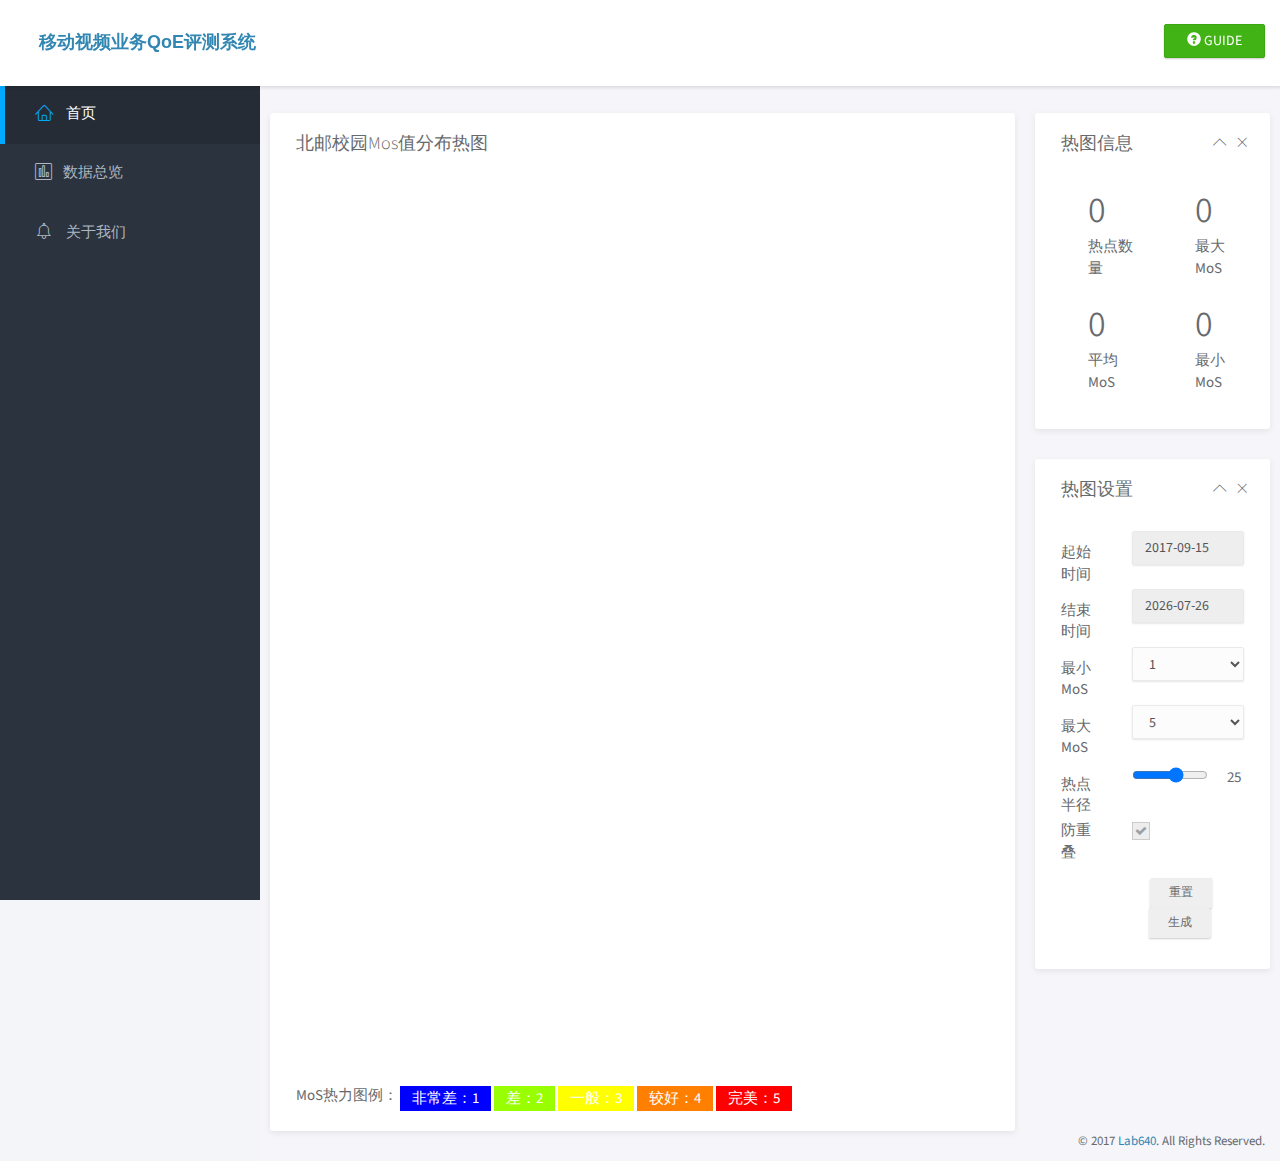
<file: src/main/webapp/newportal/index.html>
<!doctype html>
<html lang="en">

<head>
	<title>移动视频业务QoE评测系统</title>
	<meta charset="utf-8">
	<meta http-equiv="X-UA-Compatible" content="IE=edge,chrome=1">
	<meta name="viewport" content="width=device-width, initial-scale=1.0, maximum-scale=1.0, user-scalable=0">
	<!-- VENDOR CSS -->
	<link rel="stylesheet" href="assets/vendor/bootstrap/css/bootstrap.min.css">
	<link rel="stylesheet" href="assets/vendor/bootstrap/css/bootstrap-tour.min.css">
	<link rel="stylesheet" href="assets/vendor/bootstrap/css/bootstrap-datetimepicker.min.css">
	<link rel="stylesheet" href="assets/vendor/font-awesome/css/font-awesome.min.css">
	<link rel="stylesheet" href="assets/vendor/linearicons/style.css">
	<link rel="stylesheet" href="assets/vendor/chartist/css/chartist-custom.css">
	<!-- MAIN AND TULI CSS -->
	<link rel="stylesheet" href="assets/css/main.css">
	<link rel="stylesheet" href="assets/css/tuli.css">
	<!-- FOR DEMO PURPOSES ONLY. You should remove this in your project -->
	<link rel="stylesheet" href="assets/css/demo.css">
	<!-- GOOGLE FONTS -->
	<link href="https://fonts.googleapis.com/css?family=Source+Sans+Pro:300,400,600,700" rel="stylesheet">
	<!-- ICONS -->
	<link rel="apple-touch-icon" sizes="76x76" href="assets/img/apple-icon.png">
	<link rel="icon" type="image/png" sizes="96x96" href="assets/img/favicon.png">
	
	
</head>


<body onload="initpage();" >
	<!-- WRAPPER -->
	<div id="wrapper">
		<!-- NAVBAR -->
		<nav class="navbar navbar-default navbar-fixed-top">
			<div class="brand" style="width: 500px;">
				<a href=""/><span class="span-wangjian" style="width:300px;">移动视频业务QoE评测系统</span>
			</div>
			<div class="container-fluid">
				<div class="navbar-btn navbar-btn-right">
					<a class="btn btn-success update-pro" title="Upgrade to Pro" target="_blank" data-demo><i class="glyphicon glyphicon-question-sign"></i> <span>GUIDE</span></a>
				</div>
				<div id="navbar-menu">
				</div>
			</div>
		</nav>
		<!-- END NAVBAR -->
		<!-- LEFT SIDEBAR -->
		<div id="sidebar-nav" class="sidebar">
			<div class="sidebar-scroll">
				<nav>
					<ul class="nav">
						<li id="indexpage"><a href="index.html" class="active"><i class="lnr lnr-home"></i> <span>首页</span></a></li>
						<li id="dataoverview"><a href="page-class1.html" class=""><i class="lnr lnr-chart-bars"></i><span>数据总览</span></a></li>
						<li id="aboutus"><a href="about.html" class=""><i class="lnr lnr-alarm"></i> <span>关于我们</span></a></li>
					</ul>
				</nav>
			</div>
		</div>
		<!-- END LEFT SIDEBAR -->
		<!-- MAIN -->
		<div class="main">
			<div class="row whole-content">
				<div class="main-content col-md-9" > 	
					<div class="panel panel-profile ">
						<!-- MAIN CONTENT -->
						<div class="panel-heading">
							<h3 class="panel-title">北邮校园Mos值分布热图</h3>
						</div>
						<div class="panel-body" >
							<div id="baidumap" style="min-height:900px;"></div>
							<div id="tuli" style="height:30px">
								<div class="legend-text">MoS热力图例：</div>
								<a class="legend-item legend-1">非常差：1
									<div class="legend-item-wrapper">
										<div class="legend-item-tip">
											&nbsp;&nbsp;非常差：卡得根本无法观看视频&nbsp;&nbsp;
										</div>
									</div>
								</a> 
								<a class="legend-item legend-2">差：2
									<div class="legend-item-wrapper">
										<div class="legend-item-tip">
											&nbsp;&nbsp;差：经常卡顿，影响视频观看 &nbsp;&nbsp;
										</div>
									</div>
								</a> 
								<a class="legend-item legend-3">一般：3
									<div class="legend-item-wrapper">
										<div class="legend-item-tip">
											&nbsp;&nbsp;一般：时而卡顿 &nbsp;&nbsp;
										</div>
									</div>
								</a> 
								<a class="legend-item legend-4" >较好：4
									<div class="legend-item-wrapper">
										<div class="legend-item-tip">
											&nbsp;&nbsp;较好：几乎不卡顿，可以接受的视频观看体验 &nbsp;&nbsp;
										</div>
									</div>
								</a> 
								<a class="legend-item legend-5" >完美：5
									<div class="legend-item-wrapper">
										<div class="legend-item-tip">
											&nbsp;&nbsp;完美： 视频播放流畅，完全感觉不到卡顿&nbsp;&nbsp;
										</div>
									</div>
								</a>
							</div>		
						</div>	
								
						
						<!-- END MAIN CONTENT -->
					</div>
				</div>
				<div class="second-content col-md-3">
					<div id="mapinfo" class="panel panel-profile" >
						<div class="panel-heading">
							<h3 class="panel-title">热图信息</h3>
							<div class="right">
								<button type="button" class="btn-toggle-collapse"><i class="lnr lnr-chevron-up"></i></button>
								<button type="button" class="btn-remove"><i class="lnr lnr-cross"></i></button>
							</div>
						</div>
						<div id="mapinfo" class="row panel-body" >
							<div calss="panel-body" style="min-height:220px;">
								<div id="mapinfo-left" class="col-md-6" >
									<div class="text-left mapinfo-summary">
										<span class="number"  id="info-mosNum">0</span> 
										<span class="info-label">热点数量</span>
									</div>
									<div class="text-left mapinfo-summary">
										<span class="number"  id="info-mosAvg">0</span> 
										<span class="info-label">平均MoS</span>
									</div>
									</div>
								<div id="mapinfo-right" class="col-md-6">
									<div class="text-left mapinfo-summary">
										<span class="number" id="info-mosMax">0</span> 
										<span class="info-label" >最大MoS</span>
									</div>
									<div class="text-left mapinfo-summary">
										<span class="number"  id="info-mosMin">0</span> 
										<span class="info-label">最小MoS</span>
									</div>
								</div>
							</div>
							
						</div>
						
					</div>
					
					<div id="mapoperator" class="panel panel-profile" >
						<div class="panel-heading">
							<h3 class="panel-title">热图设置</h3>
							<div class="right">
								<button type="button" class="btn-toggle-collapse"><i class="lnr lnr-chevron-up"></i></button>
								<button type="button" class="btn-remove"><i class="lnr lnr-cross"></i></button>
							</div>
						</div>
						<div id="mapoperator" class="panel-body" > 
							
							<form class="form-horizontal" id="operatorform">
								<fieldset>
							       	
						          	<div class="form-group">
						          		<div class="col-sm-4" style="transform:translateY(25%);">
						          			<span class="info-label ">起始时间</span>
						          		</div>
							          	<div class="col-sm-8">
							          		<!-- Select Time -->
									  		<input size="6" type="text" value="2017-09-15" readonly class="form_datetime form-control col-sm-4" id="timeStart">
							          	</div>
							         </div>
							         
							         <div class="form-group">
							         	<div class="col-sm-4" style="transform:translateY(25%);"> 
						          			<span class="info-label ">结束时间</span>
						          		</div>
							          	<div class="col-sm-8">
							          		<!-- Select Time -->
								            <input size="6" type="text" value="" readonly class="form_datetime form-control col-sm-4" id="timeStop">  
							          	</div>
							         </div>
							         
							         <div class="form-group">
							         	<div class="col-sm-4" style="transform:translateY(25%);">
							         		<span class="info-label ">最小MoS</span>
							         	</div>
							          	<div class="col-sm-8">
							          		<!-- Select MOS -->
							          		<select class="form-control" id="mosMin">
										      <option selected="selected">1</option>
										      <option>2</option>
										      <option>3</option>
										      <option>4</option>
										      <option>5</option>
									    	</select>
									    	
							          	</div> 
						          	</div>
						          	
						          	<div class="form-group">
							         	<div class="col-sm-4" style="transform:translateY(25%);">
							         		<span class="info-label ">最大MoS</span>
							         	</div>
							          	<div class="col-sm-8">
								            <select class="form-control" id="mosMax">
										      <option>1</option>
										      <option>2</option>
										      <option>3</option>
										      <option>4</option>
										      <option selected="selected">5</option>
										    </select>
							          	</div> 
						          	</div>
						          	
						          	<div class="form-group">
						          		<div class="col-sm-4" style="transform:translateY(25%);">
							         		<span class="info-label ">热点半径</span>
							         	</div>
						         		<div class="col-sm-6" style="margin-top:4px">
						          			<input type="range" value="" min="10" max="35" step="5" class="" id="radius">  
							          	</div>
							          	<div style="margin-top:4px">
							          		<span id="radiusvalue"  style="margin:4px;">25</span>
							          	</div>  
						          	</div>
						          	
						          	<div class="form-group">
						          		<div class="col-sm-4" >
						          			<span class="info-label ">防重叠</span>
						          		</div>
							          	<div class="col-sm-8">
							          		<label class="fancy-checkbox " >
							          			<input type="checkbox" checked="checked" id="againstHeaviness">
							          			<span></span>
							     
							          		</label>
							          	</div>
						          	</div>
							        <div class="form-group">
										<div class="col-sm-offset-5 col-sm-7">
								        	<!-- Button -->
								        	<div class="btn-group btn-group-sm">
									            <button class="btn" onclick="resetOperations();">重置</button>
									            <button class="btn" onclick="reCreateHeatMap();">生成</button>
								          	</div> 
								          	
								        </div>
							   		</div>
								</fieldset>	
							</form>					          
						</div>
					</div>
				</div>
			</div>			
		</div>
		<!-- END MAIN -->
		
		<footer>
			<div class="container-fluid">
				<p class="copyright">&copy; 2017 <a href="#" target="_blank">Lab640</a>. All Rights Reserved.</p>
			</div>
		</footer>
	</div>
	<!-- END WRAPPER -->

	<!-- MAP -->
	<script type="text/javascript" src="http://api.map.baidu.com/api?v=2.0&amp;ak=Ias0W94ywZAj8NswartkEefoFhTG9lnQ"></script>
	<script type="text/javascript" src="http://api.map.baidu.com/library/Heatmap/2.0/src/Heatmap_min.js"></script>
	<!-- Javascript -->
	<script src="assets/vendor/jquery/jquery.min.js"></script>
	<script src="assets/vendor/bootstrap/js/bootstrap.min.js"></script>
	<script src="assets/vendor/bootstrap/js/bootstrap-tour.min.js"></script>
	<script src="assets/vendor/bootstrap/js/bootstrap-datetimepicker.min.js"></script>
	<script src="assets/vendor/bootstrap/js/bootstrap-datetimepicker.zh-CN.js"></script>
	<script src="assets/vendor/jquery-slimscroll/jquery.slimscroll.min.js"></script>
	<script src="assets/scripts/klorofil-common.js"></script>
	<script src="https://img.hcharts.cn/highcharts/highcharts.js"></script>
	<script src="https://img.hcharts.cn/highcharts/highcharts-3d.js"></script>
	<script src="https://img.hcharts.cn/highcharts/modules/exporting.js"></script>
	<script src="https://img.hcharts.cn/highcharts/highcharts-more.js"></script>
	<script src="https://img.hcharts.cn/highcharts-plugins/highcharts-zh_CN.js"></script>
	<script src="https://img.hcharts.cn/highcharts/themes/sand-signika.js"></script>
	
	<script src="assets/vendor/jquery.easy-pie-chart/jquery.easypiechart.min.js"></script>
	<script src="assets/vendor/chartist/js/chartist.min.js"></script>
	<!-- 各页面js -->
	<script src="assets/scripts/index.js"></script>
	<!-- 页面引导 JavaScript -->
	<script src="assets/scripts/guide.js"></script>
</body>

</html>
</file>
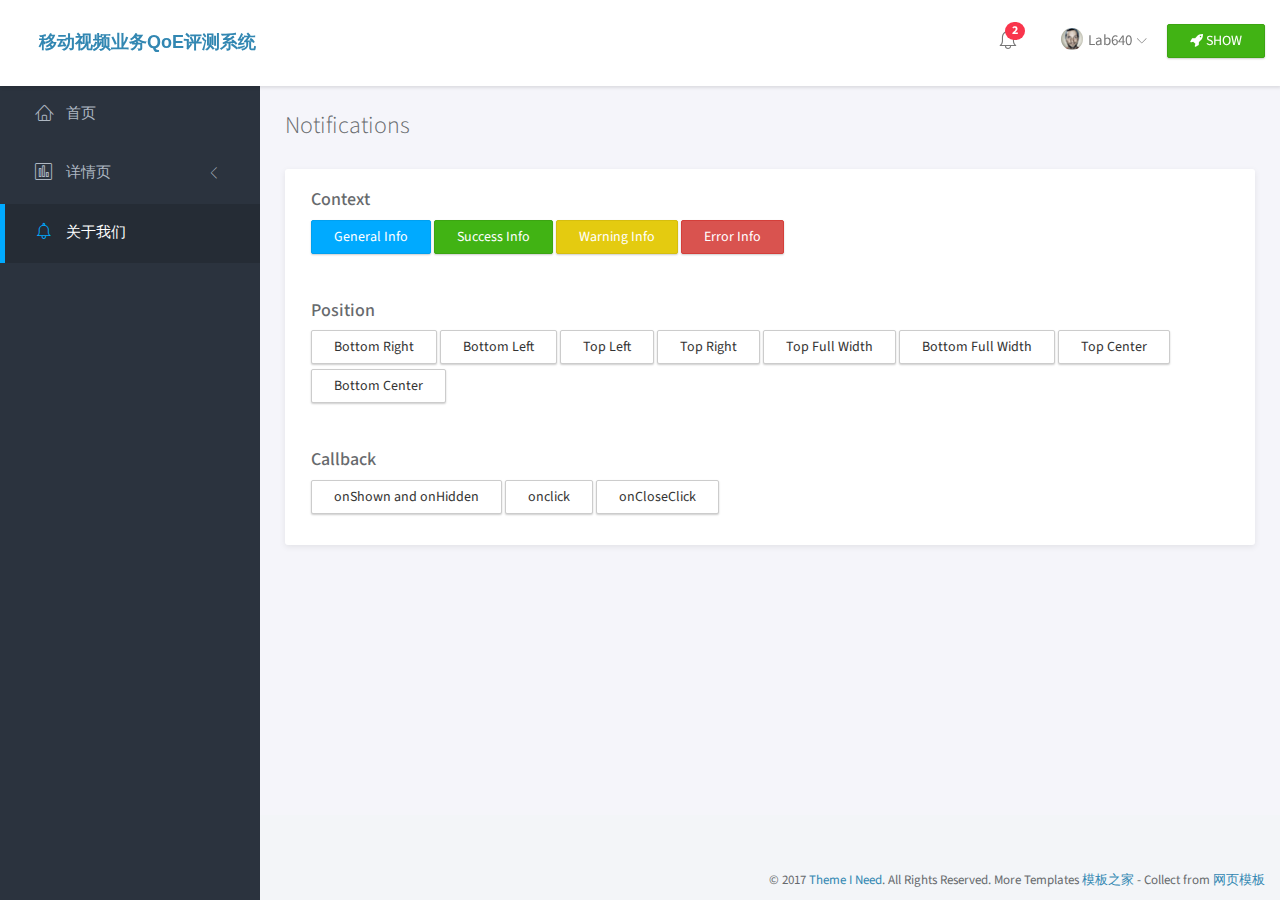
<file: src/main/webapp/newportal/about.html>
<!doctype html>
<html lang="en">

<head>
	<title>移动视频业务QoE评测系统</title>
	<meta charset="utf-8">
	<meta http-equiv="X-UA-Compatible" content="IE=edge,chrome=1">
	<meta name="viewport" content="width=device-width, initial-scale=1.0, maximum-scale=1.0, user-scalable=0">
	<!-- VENDOR CSS -->
	<link rel="stylesheet" href="assets/vendor/bootstrap/css/bootstrap.min.css">
	<link rel="stylesheet" href="assets/vendor/font-awesome/css/font-awesome.min.css">
	<link rel="stylesheet" href="assets/vendor/linearicons/style.css">
	<link rel="stylesheet" href="assets/vendor/toastr/toastr.min.css">
	<!-- MAIN CSS -->
	<link rel="stylesheet" href="assets/css/main.css">
	<!-- FOR DEMO PURPOSES ONLY. You should remove this in your project -->
	<link rel="stylesheet" href="assets/css/demo.css">
	<!-- GOOGLE FONTS -->
	<link href="https://fonts.googleapis.com/css?family=Source+Sans+Pro:300,400,600,700" rel="stylesheet">
	<!-- ICONS -->
	<link rel="apple-touch-icon" sizes="76x76" href="assets/img/apple-icon.png">
	<link rel="icon" type="image/png" sizes="96x96" href="assets/img/favicon.png">
</head>

<body>
	<!-- WRAPPER -->
	<div id="wrapper">
		<!-- NAVBAR -->
		<nav class="navbar navbar-default navbar-fixed-top">
			<div class="brand" style="width: 500px;">
				<a href="index.html"/><span class="span-wangjian" style="width:300px;">移动视频业务QoE评测系统</span>
			</div>
			<div class="container-fluid">

				<div class="navbar-btn navbar-btn-right">
					<a class="btn btn-success update-pro" href="#downloads/klorofil-pro-bootstrap-admin-dashboard-template/?utm_source=klorofil&utm_medium=template&utm_campaign=KlorofilPro" title="Upgrade to Pro" target="_blank"><i class="fa fa-rocket"></i> <span>SHOW</span></a>
				</div>
				<div id="navbar-menu">
					<ul class="nav navbar-nav navbar-right">
						<li class="dropdown">
							<a href="#" class="dropdown-toggle icon-menu" data-toggle="dropdown">
								<i class="lnr lnr-alarm"></i>
								<span class="badge bg-danger">2</span>
							</a>
							<ul class="dropdown-menu notifications">
								<li><a href="#" class="notification-item"><span class="dot bg-warning"></span>欢迎使用QoE测量数据展示平台！</a></li>
								<li><a href="#" class="notification-item"><span class="dot bg-danger"></span>请尽情使用吧~</a></li>
								<li><a href="#" class="more">查看所有</a></li>
							</ul>
						</li>
						<li class="dropdown">
							<a href="#" class="dropdown-toggle" data-toggle="dropdown"><img src="assets/img/user.png" class="img-circle" alt="Avatar"> <span>Lab640</span> <i class="icon-submenu lnr lnr-chevron-down"></i></a>
							<ul class="dropdown-menu">
								<li><a href="#"><i class="lnr lnr-user"></i> <span>个人中心</span></a></li>
								<li><a href="#"><i class="lnr lnr-envelope"></i> <span>我的消息</span></a></li>
								<li><a href="#"><i class="lnr lnr-cog"></i> <span>设置</span></a></li>
								<li><a href="#"><i class="lnr lnr-exit"></i> <span>注销</span></a></li>
							</ul>
						</li>
						<!-- <li>
							<a class="update-pro" href="#downloads/klorofil-pro-bootstrap-admin-dashboard-template/?utm_source=klorofil&utm_medium=template&utm_campaign=KlorofilPro" title="Upgrade to Pro" target="_blank"><i class="fa fa-rocket"></i> <span>UPGRADE TO PRO</span></a>
						</li> -->
					</ul>
				</div>
			</div>
		</nav>
		<!-- END NAVBAR -->
		<!-- LEFT SIDEBAR -->
		<div id="sidebar-nav" class="sidebar">
			<div class="sidebar-scroll">
				<nav>
					<ul class="nav">
						<li><a href="index.html" class=""><i class="lnr lnr-home"></i> <span>首页</span></a></li>
						<li>
							<a href="#subPages" data-toggle="collapse" class="collapsed"><i class="lnr lnr-chart-bars"></i> <span>详情页</span> <i class="icon-submenu lnr lnr-chevron-left"></i></a>
							<div id="subPages" class="collapse ">
								<ul class="nav">
									<li><a href="page-class1.html" class="">数据总览</a></li>
									<li><a href="page-class2.html" class="">区域详情</a></li>
								</ul>
							</div>
						</li>
						<li><a href="about.html" class="active"><i class="lnr lnr-alarm"></i> <span>关于我们</span></a></li>
					</ul>
				</nav>
			</div>
		</div>
		<!-- END LEFT SIDEBAR -->
		<!-- MAIN -->
		<div class="main">
			<!-- MAIN CONTENT -->
			<div class="main-content">
				<div class="container-fluid">
					<h3 class="page-title">Notifications</h3>
					<div id="toastr-demo" class="panel">
						<div class="panel-body">
							<!-- CONTEXTUAL -->
							<h4>Context</h4>
							<p class="demo-button">
								<button type="button" class="btn btn-primary btn-toastr" data-context="info" data-message="This is general theme info" data-position="top-right">General Info</button>
								<button type="button" class="btn btn-success btn-toastr" data-context="success" data-message="This is success info" data-position="top-right">Success Info</button>
								<button type="button" class="btn btn-warning btn-toastr" data-context="warning" data-message="This is warning info" data-position="top-right">Warning Info</button>
								<button type="button" class="btn btn-danger btn-toastr" data-context="error" data-message="This is error info" data-position="top-right">Error Info</button>
							</p>
							<!-- END CONTEXTUAL -->
							<br>
							<!-- POSITION -->
							<h4>Position</h4>
							<p class="demo-button">
								<button type="button" class="btn btn-default btn-toastr" data-context="info" data-message="Hi, I'm here" data-position="bottom-right">Bottom Right</button>
								<button type="button" class="btn btn-default btn-toastr" data-context="info" data-message="Hi, I'm here" data-position="bottom-left">Bottom Left</button>
								<button type="button" class="btn btn-default btn-toastr" data-context="info" data-message="Hi, I'm here" data-position="top-left">Top Left</button>
								<button type="button" class="btn btn-default btn-toastr" data-context="info" data-message="Hi, I'm here" data-position="top-right">Top Right</button>
								<button type="button" class="btn btn-default btn-toastr" data-context="info" data-message="Hi, I'm here" data-position="top-full-width">Top Full Width</button>
								<button type="button" class="btn btn-default btn-toastr" data-context="info" data-message="Hi, I'm here" data-position="bottom-full-width">Bottom Full Width</button>
								<button type="button" class="btn btn-default btn-toastr" data-context="info" data-message="Hi, I'm here" data-position="top-center">Top Center</button>
								<button type="button" class="btn btn-default btn-toastr" data-context="info" data-message="Hi, I'm here" data-position="bottom-center">Bottom Center</button>
							</p>
							<!-- END POSITION -->
							<br>
							<!-- CALLBACK -->
							<h4>Callback</h4>
							<p class="demo-button">
								<button type="button" class="btn btn-default btn-toastr-callback" id="toastr-callback1" data-context="info" data-message="onShown and onHidden callback demo">onShown and onHidden</button>
								<button type="button" class="btn btn-default btn-toastr-callback" id="toastr-callback2" data-context="info" data-message="Please click me">onclick</button>
								<button type="button" class="btn btn-default btn-toastr-callback" id="toastr-callback3" data-context="info" data-message="Please click close button">onCloseClick</button>
							</p>
							<!-- END CALLBACK -->
						</div>
					</div>
				</div>
			</div>
			<!-- END MAIN CONTENT -->
		</div>
		<!-- END MAIN -->
		<div class="clearfix"></div>
		<footer>
			<div class="container-fluid">
				<p class="copyright">&copy; 2017 <a href="#" target="_blank">Theme I Need</a>. All Rights Reserved. More Templates <a href="http://www.cssmoban.com/" target="_blank" title="模板之家">模板之家</a> - Collect from <a href="http://www.cssmoban.com/" title="网页模板" target="_blank">网页模板</a></p>

			</div>
		</footer>
	</div>
	<!-- END WRAPPER -->
	<!-- Javascript -->
	<script src="assets/vendor/jquery/jquery.min.js"></script>
	<script src="assets/vendor/bootstrap/js/bootstrap.min.js"></script>
	<script src="assets/vendor/jquery-slimscroll/jquery.slimscroll.min.js"></script>
	<script src="assets/scripts/klorofil-common.js"></script>
</body>

</html>
</file>
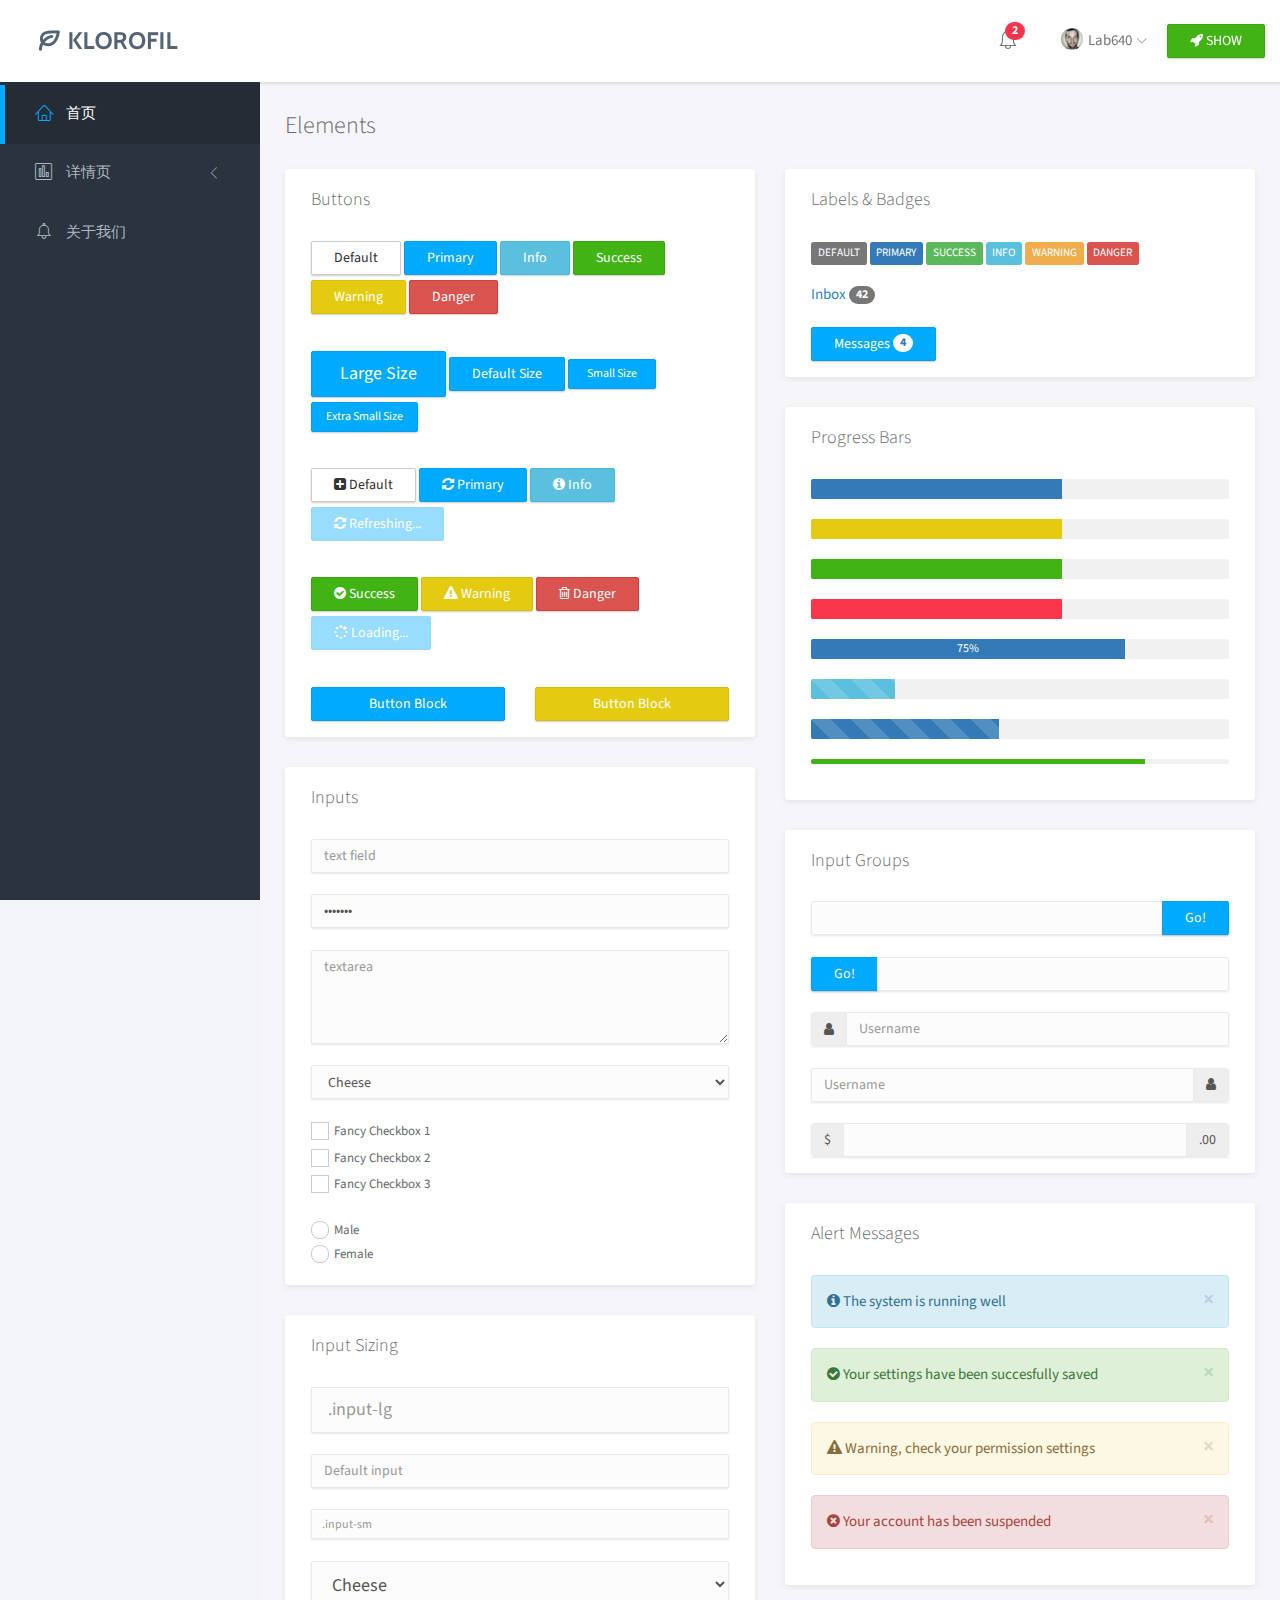
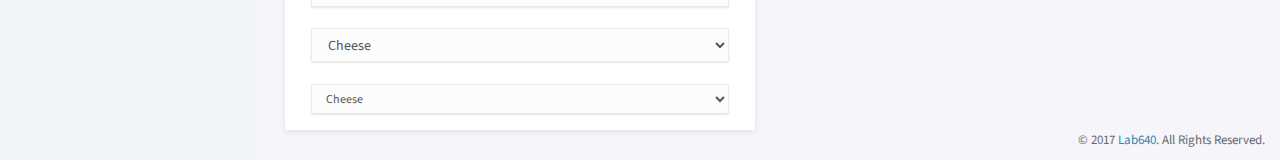
<file: src/main/webapp/newportal/detail.html>
<!doctype html>
<html lang="en">

<head>
	<title>移动视频业务QoE评测系统</title>
	<meta charset="utf-8">
	<meta http-equiv="X-UA-Compatible" content="IE=edge,chrome=1">
	<meta name="viewport" content="width=device-width, initial-scale=1.0, maximum-scale=1.0, user-scalable=0">
	<!-- VENDOR CSS -->
	<link rel="stylesheet" href="assets/vendor/bootstrap/css/bootstrap.min.css">
	<link rel="stylesheet" href="assets/vendor/font-awesome/css/font-awesome.min.css">
	<link rel="stylesheet" href="assets/vendor/linearicons/style.css">
	<!-- MAIN CSS -->
	<link rel="stylesheet" href="assets/css/main.css">
	<!-- FOR DEMO PURPOSES ONLY. You should remove this in your project -->
	<link rel="stylesheet" href="assets/css/demo.css">
	<!-- GOOGLE FONTS -->
	<link href="https://fonts.googleapis.com/css?family=Source+Sans+Pro:300,400,600,700" rel="stylesheet">
	<!-- ICONS -->
	<link rel="apple-touch-icon" sizes="76x76" href="assets/img/apple-icon.png">
	<link rel="icon" type="image/png" sizes="96x96" href="assets/img/favicon.png">
</head>

<body>
	<!-- WRAPPER -->
	<div id="wrapper">
		<!-- NAVBAR -->
		<nav class="navbar navbar-default navbar-fixed-top">
			<div class="brand">
				<a href="index.html"><img src="assets/img/logo-dark.png" alt="Klorofil Logo" class="img-responsive logo"></a>
			</div>
			<div class="container-fluid">

				<div class="navbar-btn navbar-btn-right">
					<a class="btn btn-success update-pro" href="#downloads/klorofil-pro-bootstrap-admin-dashboard-template/?utm_source=klorofil&utm_medium=template&utm_campaign=KlorofilPro" title="Upgrade to Pro" target="_blank"><i class="fa fa-rocket"></i> <span>SHOW</span></a>
				</div>
				<div id="navbar-menu">
					<ul class="nav navbar-nav navbar-right">
						<li class="dropdown">
							<a href="#" class="dropdown-toggle icon-menu" data-toggle="dropdown">
								<i class="lnr lnr-alarm"></i>
								<span class="badge bg-danger">2</span>
							</a>
							<ul class="dropdown-menu notifications">
								<li><a href="#" class="notification-item"><span class="dot bg-warning"></span>欢迎使用QoE测量数据展示平台！</a></li>
								<li><a href="#" class="notification-item"><span class="dot bg-danger"></span>请尽情使用吧~</a></li>
								<li><a href="#" class="more">查看所有</a></li>
							</ul>
						</li>
						<li class="dropdown">
							<a href="#" class="dropdown-toggle" data-toggle="dropdown"><img src="assets/img/user.png" class="img-circle" alt="Avatar"> <span>Lab640</span> <i class="icon-submenu lnr lnr-chevron-down"></i></a>
							<ul class="dropdown-menu">
								<li><a href="#"><i class="lnr lnr-user"></i> <span>个人中心</span></a></li>
								<li><a href="#"><i class="lnr lnr-envelope"></i> <span>我的消息</span></a></li>
								<li><a href="#"><i class="lnr lnr-cog"></i> <span>设置</span></a></li>
								<li><a href="#"><i class="lnr lnr-exit"></i> <span>注销</span></a></li>
							</ul>
						</li>
						<!-- <li>
							<a class="update-pro" href="#downloads/klorofil-pro-bootstrap-admin-dashboard-template/?utm_source=klorofil&utm_medium=template&utm_campaign=KlorofilPro" title="Upgrade to Pro" target="_blank"><i class="fa fa-rocket"></i> <span>UPGRADE TO PRO</span></a>
						</li> -->
					</ul>
				</div>
			</div>
		</nav>
		<!-- END NAVBAR -->
		<!-- LEFT SIDEBAR -->
		<div id="sidebar-nav" class="sidebar">
			<div class="sidebar-scroll">
				<nav>
					<ul class="nav">
						<li><a href="index.html" class="active"><i class="lnr lnr-home"></i> <span>首页</span></a></li>
						<li>
							<a href="#subPages" data-toggle="collapse" class="collapsed"><i class="lnr lnr-chart-bars"></i> <span>详情页</span> <i class="icon-submenu lnr lnr-chevron-left"></i></a>
							<div id="subPages" class="collapse ">
								<ul class="nav">
									<li><a href="page-class1.html" class="">数据总览</a></li>
									<li><a href="page-class2.html" class="">区域详情</a></li>
								</ul>
							</div>
						</li>
						<li><a href="about.html" class=""><i class="lnr lnr-alarm"></i> <span>关于我们</span></a></li>
					</ul>
				</nav>
			</div>
		</div>
		<!-- END LEFT SIDEBAR -->
		<!-- MAIN -->
		<div class="main">
			<!-- MAIN CONTENT -->
			<div class="main-content">
				<div class="container-fluid">
					<h3 class="page-title">Elements</h3>
					<div class="row">
						<div class="col-md-6">
							<!-- BUTTONS -->
							<div class="panel">
								<div class="panel-heading">
									<h3 class="panel-title">Buttons</h3>
								</div>
								<div class="panel-body">
									<p class="demo-button">
										<button type="button" class="btn btn-default">Default</button>
										<button type="button" class="btn btn-primary">Primary</button>
										<button type="button" class="btn btn-info">Info</button>
										<button type="button" class="btn btn-success">Success</button>
										<button type="button" class="btn btn-warning">Warning</button>
										<button type="button" class="btn btn-danger">Danger</button>
									</p>
									<br>
									<p class="demo-button">
										<button type="button" class="btn btn-primary btn-lg">Large Size</button>
										<button type="button" class="btn btn-primary">Default Size</button>
										<button type="button" class="btn btn-primary btn-sm">Small Size</button>
										<button type="button" class="btn btn-primary btn-xs">Extra Small Size</button>
									</p>
									<br>
									<p class="demo-button">
										<button type="button" class="btn btn-default"><i class="fa fa-plus-square"></i> Default </button>
										<button type="button" class="btn btn-primary"><i class="fa fa-refresh"></i> Primary</button>
										<button type="button" class="btn btn-info"><i class="fa fa-info-circle"></i> Info</button>
										<button type="button" class="btn btn-primary" disabled="disabled"><i class="fa fa-refresh fa-spin"></i> Refreshing...</button>
									</p>
									<br>
									<p class="demo-button">
										<button type="button" class="btn btn-success"><i class="fa fa-check-circle"></i> Success</button>
										<button type="button" class="btn btn-warning"><i class="fa fa-warning"></i> Warning</button>
										<button type="button" class="btn btn-danger"><i class="fa fa-trash-o"></i> Danger</button>
										<button type="button" class="btn btn-primary" disabled="disabled"><i class="fa fa-spinner fa-spin"></i> Loading...</button>
									</p>
									<br>
									<div class="row">
										<div class="col-md-6">
											<button type="button" class="btn btn-primary btn-block">Button Block</button>
										</div>
										<div class="col-md-6">
											<button type="button" class="btn btn-warning btn-block">Button Block</button>
										</div>
									</div>
								</div>
							</div>
							<!-- END BUTTONS -->
							<!-- INPUTS -->
							<div class="panel">
								<div class="panel-heading">
									<h3 class="panel-title">Inputs</h3>
								</div>
								<div class="panel-body">
									<input type="text" class="form-control" placeholder="text field">
									<br>
									<input type="password" class="form-control" value="asecret">
									<br>
									<textarea class="form-control" placeholder="textarea" rows="4"></textarea>
									<br>
									<select class="form-control">
										<option value="cheese">Cheese</option>
										<option value="tomatoes">Tomatoes</option>
										<option value="mozarella">Mozzarella</option>
										<option value="mushrooms">Mushrooms</option>
										<option value="pepperoni">Pepperoni</option>
										<option value="onions">Onions</option>
									</select>
									<br>
									<label class="fancy-checkbox">
										<input type="checkbox">
										<span>Fancy Checkbox 1</span>
									</label>
									<label class="fancy-checkbox">
										<input type="checkbox">
										<span>Fancy Checkbox 2</span>
									</label>
									<label class="fancy-checkbox">
										<input type="checkbox">
										<span>Fancy Checkbox 3</span>
									</label>
									<br>
									<label class="fancy-radio">
										<input name="gender" value="male" type="radio">
										<span><i></i>Male</span>
									</label>
									<label class="fancy-radio">
										<input name="gender" value="female" type="radio">
										<span><i></i>Female</span>
									</label>
								</div>
							</div>
							<!-- END INPUTS -->
							<!-- INPUT SIZING -->
							<div class="panel">
								<div class="panel-heading">
									<h3 class="panel-title">Input Sizing</h3>
								</div>
								<div class="panel-body">
									<input class="form-control input-lg" placeholder=".input-lg" type="text">
									<br>
									<input class="form-control" placeholder="Default input" type="text">
									<br>
									<input class="form-control input-sm" placeholder=".input-sm" type="text">
									<br>
									<select class="form-control input-lg">
										<option value="cheese">Cheese</option>
										<option value="tomatoes">Tomatoes</option>
										<option value="mozarella">Mozzarella</option>
										<option value="mushrooms">Mushrooms</option>
										<option value="pepperoni">Pepperoni</option>
										<option value="onions">Onions</option>
									</select>
									<br>
									<select class="form-control">
										<option value="cheese">Cheese</option>
										<option value="tomatoes">Tomatoes</option>
										<option value="mozarella">Mozzarella</option>
										<option value="mushrooms">Mushrooms</option>
										<option value="pepperoni">Pepperoni</option>
										<option value="onions">Onions</option>
									</select>
									<br>
									<select class="form-control input-sm">
										<option value="cheese">Cheese</option>
										<option value="tomatoes">Tomatoes</option>
										<option value="mozarella">Mozzarella</option>
										<option value="mushrooms">Mushrooms</option>
										<option value="pepperoni">Pepperoni</option>
										<option value="onions">Onions</option>
									</select>
								</div>
							</div>
							<!-- END INPUT SIZING -->
						</div>
						<div class="col-md-6">
							<!-- LABELS -->
							<div class="panel">
								<div class="panel-heading">
									<h3 class="panel-title">Labels &amp; Badges</h3>
								</div>
								<div class="panel-body">
									<span class="label label-default">DEFAULT</span>
									<span class="label label-primary">PRIMARY</span>
									<span class="label label-success">SUCCESS</span>
									<span class="label label-info">INFO</span>
									<span class="label label-warning">WARNING</span>
									<span class="label label-danger">DANGER</span>
									<br>
									<br>
									<a href="#">Inbox <span class="badge">42</span></a>
									<br>
									<br>
									<button class="btn btn-primary" type="button">
										Messages <span class="badge">4</span>
									</button>
								</div>
							</div>
							<!-- END LABELS -->
							<!-- PROGRESS BARS -->
							<div class="panel">
								<div class="panel-heading">
									<h3 class="panel-title">Progress Bars</h3>
								</div>
								<div class="panel-body">
									<div class="progress">
										<div class="progress-bar" role="progressbar" aria-valuenow="60" aria-valuemin="0" aria-valuemax="100" style="width: 60%;">
											<span class="sr-only">60% Complete</span>
										</div>
									</div>
									<div class="progress">
										<div class="progress-bar progress-bar-warning" role="progressbar" aria-valuenow="60" aria-valuemin="0" aria-valuemax="100" style="width: 60%">
											<span class="sr-only">60% Complete (warning)</span>
										</div>
									</div>
									<div class="progress">
										<div class="progress-bar progress-bar-success" role="progressbar" aria-valuenow="60" aria-valuemin="0" aria-valuemax="100" style="width: 60%">
											<span class="sr-only">60% Complete (success)</span>
										</div>
									</div>
									<div class="progress">
										<div class="progress-bar progress-bar-danger" role="progressbar" aria-valuenow="60" aria-valuemin="0" aria-valuemax="100" style="width: 60%">
											<span class="sr-only">60% Complete (danger)</span>
										</div>
									</div>
									<div class="progress">
										<div class="progress-bar" role="progressbar" aria-valuenow="75" aria-valuemin="0" aria-valuemax="100" style="width: 75%;">
											75%
										</div>
									</div>
									<div class="progress">
										<div class="progress-bar progress-bar-info progress-bar-striped" role="progressbar" aria-valuenow="20" aria-valuemin="0" aria-valuemax="100" style="width: 20%">
											<span class="sr-only">20% Complete</span>
										</div>
									</div>
									<div class="progress">
										<div class="progress-bar progress-bar-striped active" role="progressbar" aria-valuenow="45" aria-valuemin="0" aria-valuemax="100" style="width: 45%">
											<span class="sr-only">45% Complete</span>
										</div>
									</div>
									<div class="progress progress-xs">
										<div class="progress-bar progress-bar-success" role="progressbar" aria-valuenow="80" aria-valuemin="0" aria-valuemax="100" style="width: 80%">
											<span class="sr-only">80% Complete</span>
										</div>
									</div>
								</div>
							</div>
							<!-- END PROGRESS BARS -->
							<!-- INPUT GROUPS -->
							<div class="panel">
								<div class="panel-heading">
									<h3 class="panel-title">Input Groups</h3>
								</div>
								<div class="panel-body">
									<div class="input-group">
										<input class="form-control" type="text">
										<span class="input-group-btn"><button class="btn btn-primary" type="button">Go!</button></span>
									</div>
									<br>
									<div class="input-group">
										<span class="input-group-btn">
							<button class="btn btn-primary" type="button">Go!</button>
						</span>
										<input class="form-control" type="text">
									</div>
									<br>
									<div class="input-group">
										<span class="input-group-addon"><i class="fa fa-user"></i></span>
										<input class="form-control" placeholder="Username" type="text">
									</div>
									<br>
									<div class="input-group">
										<input class="form-control" placeholder="Username" type="text">
										<span class="input-group-addon"><i class="fa fa-user"></i></span>
									</div>
									<br>
									<div class="input-group">
										<span class="input-group-addon">$</span>
										<input class="form-control" type="text">
										<span class="input-group-addon">.00</span>
									</div>
								</div>
							</div>
							<!-- END INPUT GROUPS -->
							<!-- ALERT MESSAGES -->
							<div class="panel">
								<div class="panel-heading">
									<h3 class="panel-title">Alert Messages</h3>
								</div>
								<div class="panel-body">
									<div class="alert alert-info alert-dismissible" role="alert">
										<button type="button" class="close" data-dismiss="alert" aria-label="Close"><span aria-hidden="true">&times;</span></button>
										<i class="fa fa-info-circle"></i> The system is running well
									</div>
									<div class="alert alert-success alert-dismissible" role="alert">
										<button type="button" class="close" data-dismiss="alert" aria-label="Close"><span aria-hidden="true">&times;</span></button>
										<i class="fa fa-check-circle"></i> Your settings have been succesfully saved
									</div>
									<div class="alert alert-warning alert-dismissible" role="alert">
										<button type="button" class="close" data-dismiss="alert" aria-label="Close"><span aria-hidden="true">&times;</span></button>
										<i class="fa fa-warning"></i> Warning, check your permission settings
									</div>
									<div class="alert alert-danger alert-dismissible" role="alert">
										<button type="button" class="close" data-dismiss="alert" aria-label="Close"><span aria-hidden="true">&times;</span></button>
										<i class="fa fa-times-circle"></i> Your account has been suspended
									</div>
								</div>
							</div>
							<!-- END ALERT MESSAGES -->
						</div>
					</div>
				</div>
			</div>
			<!-- END MAIN CONTENT -->
		</div>
		<!-- END MAIN -->
		<div class="clearfix"></div>
		<footer>
			<div class="container-fluid">
				<p class="copyright">&copy; 2017 <a href="#" target="_blank">Lab640</a>. All Rights Reserved.</p>
			</div>
		</footer>
	</div>
	<!-- END WRAPPER -->
	<!-- Javascript -->
	<script src="assets/vendor/jquery/jquery.min.js"></script>
	<script src="assets/vendor/bootstrap/js/bootstrap.min.js"></script>
	<script src="assets/vendor/jquery-slimscroll/jquery.slimscroll.min.js"></script>
	<script src="assets/scripts/klorofil-common.js"></script>
</body>

</html>
</file>
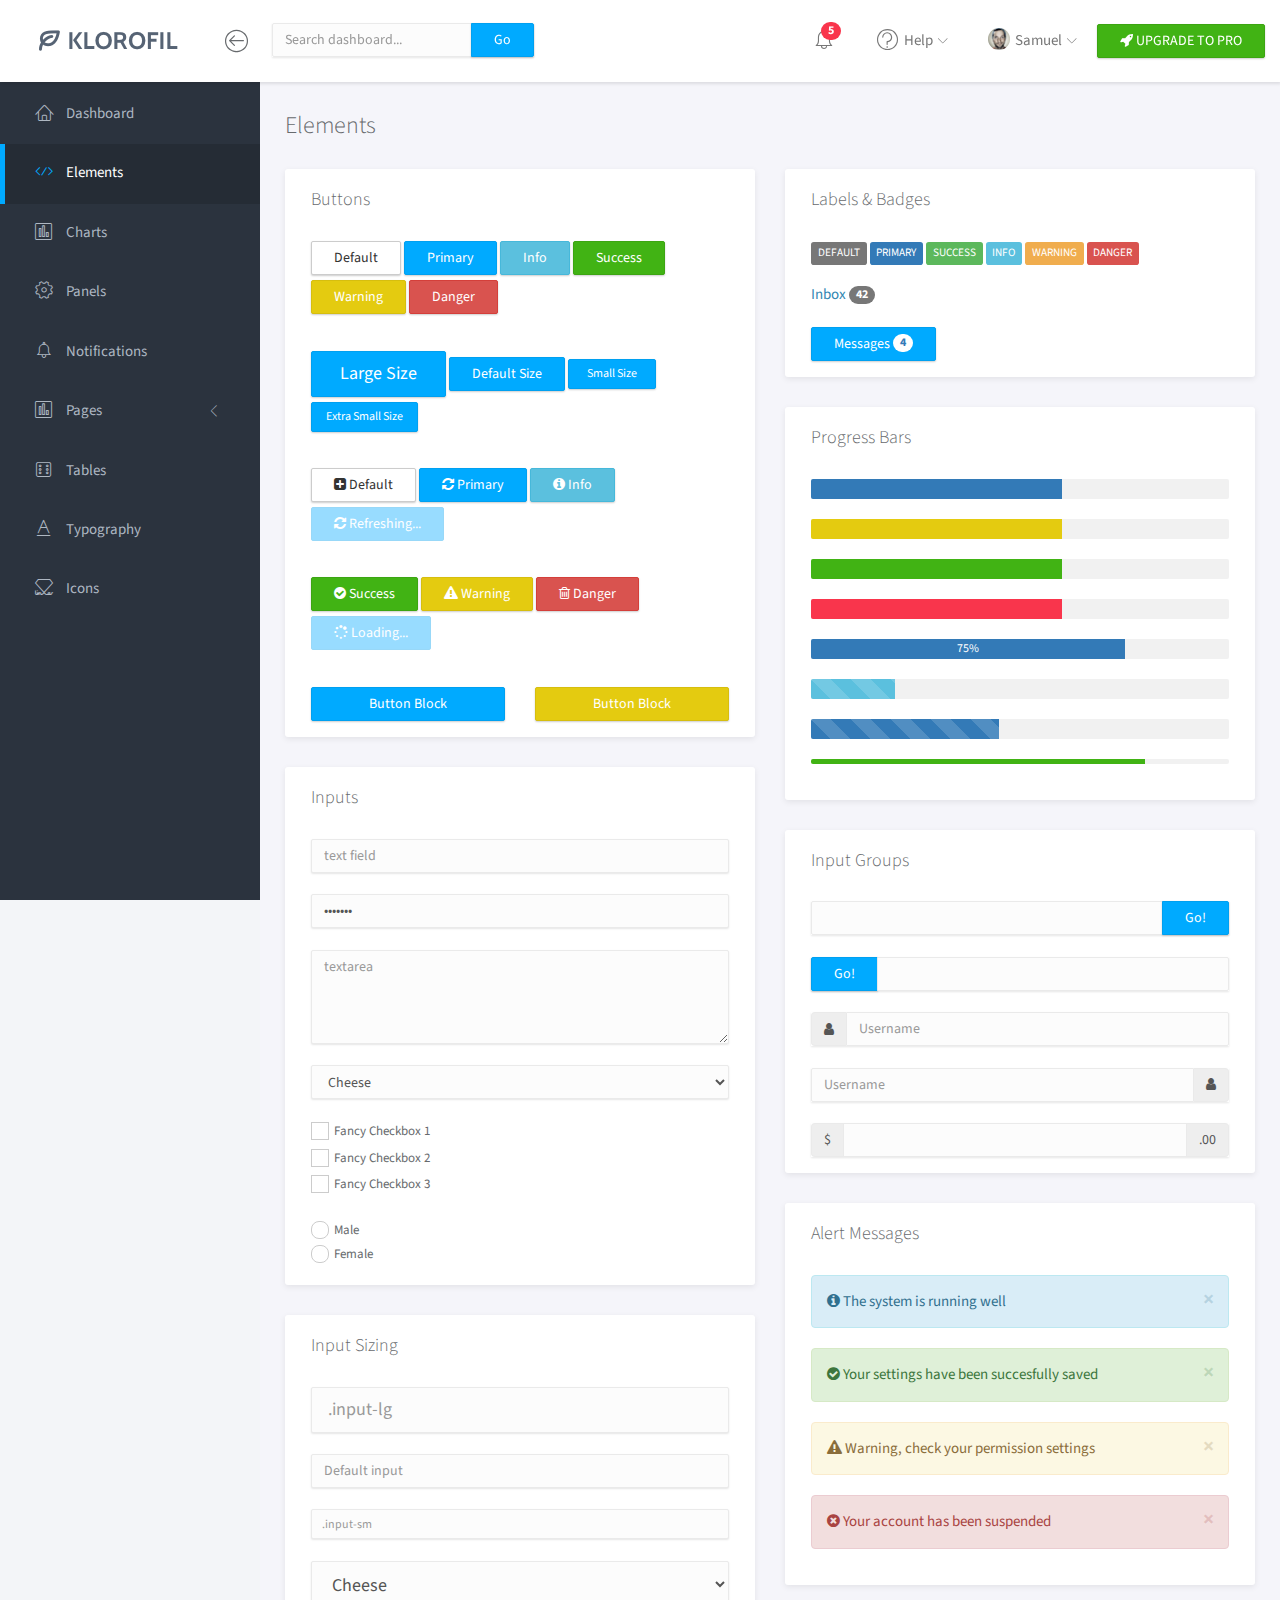
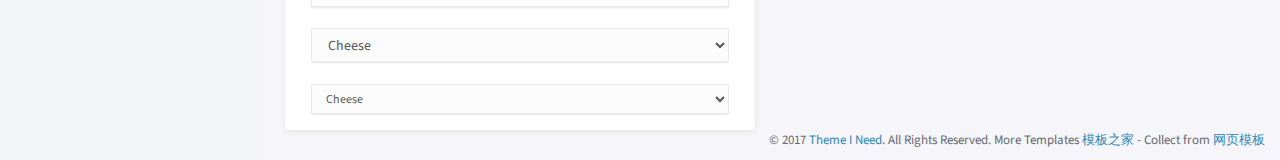
<file: src/main/webapp/newportal/detial.html>
<!doctype html>
<html lang="en">

<head>
	<title>Elements | Klorofil - Free Bootstrap Dashboard Template</title>
	<meta charset="utf-8">
	<meta http-equiv="X-UA-Compatible" content="IE=edge,chrome=1">
	<meta name="viewport" content="width=device-width, initial-scale=1.0, maximum-scale=1.0, user-scalable=0">
	<!-- VENDOR CSS -->
	<link rel="stylesheet" href="assets/vendor/bootstrap/css/bootstrap.min.css">
	<link rel="stylesheet" href="assets/vendor/font-awesome/css/font-awesome.min.css">
	<link rel="stylesheet" href="assets/vendor/linearicons/style.css">
	<!-- MAIN CSS -->
	<link rel="stylesheet" href="assets/css/main.css">
	<!-- FOR DEMO PURPOSES ONLY. You should remove this in your project -->
	<link rel="stylesheet" href="assets/css/demo.css">
	<!-- GOOGLE FONTS -->
	<link href="https://fonts.googleapis.com/css?family=Source+Sans+Pro:300,400,600,700" rel="stylesheet">
	<!-- ICONS -->
	<link rel="apple-touch-icon" sizes="76x76" href="assets/img/apple-icon.png">
	<link rel="icon" type="image/png" sizes="96x96" href="assets/img/favicon.png">
</head>

<body>
	<!-- WRAPPER -->
	<div id="wrapper">
		<!-- NAVBAR -->
		<nav class="navbar navbar-default navbar-fixed-top">
			<div class="brand">
				<a href="index.html"><img src="assets/img/logo-dark.png" alt="Klorofil Logo" class="img-responsive logo"></a>
			</div>
			<div class="container-fluid">
				<div class="navbar-btn">
					<button type="button" class="btn-toggle-fullwidth"><i class="lnr lnr-arrow-left-circle"></i></button>
				</div>
				<form class="navbar-form navbar-left">
					<div class="input-group">
						<input type="text" value="" class="form-control" placeholder="Search dashboard...">
						<span class="input-group-btn"><button type="button" class="btn btn-primary">Go</button></span>
					</div>
				</form>
				<div class="navbar-btn navbar-btn-right">
					<a class="btn btn-success update-pro" href="#downloads/klorofil-pro-bootstrap-admin-dashboard-template/?utm_source=klorofil&utm_medium=template&utm_campaign=KlorofilPro" title="Upgrade to Pro" target="_blank"><i class="fa fa-rocket"></i> <span>UPGRADE TO PRO</span></a>
				</div>
				<div id="navbar-menu">
					<ul class="nav navbar-nav navbar-right">
						<li class="dropdown">
							<a href="#" class="dropdown-toggle icon-menu" data-toggle="dropdown">
								<i class="lnr lnr-alarm"></i>
								<span class="badge bg-danger">5</span>
							</a>
							<ul class="dropdown-menu notifications">
								<li><a href="#" class="notification-item"><span class="dot bg-warning"></span>System space is almost full</a></li>
								<li><a href="#" class="notification-item"><span class="dot bg-danger"></span>You have 9 unfinished tasks</a></li>
								<li><a href="#" class="notification-item"><span class="dot bg-success"></span>Monthly report is available</a></li>
								<li><a href="#" class="notification-item"><span class="dot bg-warning"></span>Weekly meeting in 1 hour</a></li>
								<li><a href="#" class="notification-item"><span class="dot bg-success"></span>Your request has been approved</a></li>
								<li><a href="#" class="more">See all notifications</a></li>
							</ul>
						</li>
						<li class="dropdown">
							<a href="#" class="dropdown-toggle" data-toggle="dropdown"><i class="lnr lnr-question-circle"></i> <span>Help</span> <i class="icon-submenu lnr lnr-chevron-down"></i></a>
							<ul class="dropdown-menu">
								<li><a href="#">Basic Use</a></li>
								<li><a href="#">Working With Data</a></li>
								<li><a href="#">Security</a></li>
								<li><a href="#">Troubleshooting</a></li>
							</ul>
						</li>
						<li class="dropdown">
							<a href="#" class="dropdown-toggle" data-toggle="dropdown"><img src="assets/img/user.png" class="img-circle" alt="Avatar"> <span>Samuel</span> <i class="icon-submenu lnr lnr-chevron-down"></i></a>
							<ul class="dropdown-menu">
								<li><a href="#"><i class="lnr lnr-user"></i> <span>My Profile</span></a></li>
								<li><a href="#"><i class="lnr lnr-envelope"></i> <span>Message</span></a></li>
								<li><a href="#"><i class="lnr lnr-cog"></i> <span>Settings</span></a></li>
								<li><a href="#"><i class="lnr lnr-exit"></i> <span>Logout</span></a></li>
							</ul>
						</li>
						<!-- <li>
							<a class="update-pro" href="#downloads/klorofil-pro-bootstrap-admin-dashboard-template/?utm_source=klorofil&utm_medium=template&utm_campaign=KlorofilPro" title="Upgrade to Pro" target="_blank"><i class="fa fa-rocket"></i> <span>UPGRADE TO PRO</span></a>
						</li> -->
					</ul>
				</div>
			</div>
		</nav>
		<!-- END NAVBAR -->
		<!-- LEFT SIDEBAR -->
		<div id="sidebar-nav" class="sidebar">
			<div class="sidebar-scroll">
				<nav>
					<ul class="nav">
						<li><a href="index.html" class=""><i class="lnr lnr-home"></i> <span>Dashboard</span></a></li>
						<li><a href="detial.html" class="active"><i class="lnr lnr-code"></i> <span>Elements</span></a></li>
						<li><a href="charts.html" class=""><i class="lnr lnr-chart-bars"></i> <span>Charts</span></a></li>
						<li><a href="panels.html" class=""><i class="lnr lnr-cog"></i> <span>Panels</span></a></li>
						<li><a href="notifications.html" class=""><i class="lnr lnr-alarm"></i> <span>Notifications</span></a></li>
						<li>
							<a href="#subPages" data-toggle="collapse" class="collapsed"><i class="lnr lnr-chart-bars"></i> <span>Pages</span> <i class="icon-submenu lnr lnr-chevron-left"></i></a>
							<div id="subPages" class="collapse ">
								<ul class="nav">
									<li><a href="page-class3.html" class="">Profile</a></li>
									<li><a href="page-login.html" class="">Login</a></li>
									<li><a href="page-lockscreen.html" class="">Lockscreen</a></li>
								</ul>
							</div>
						</li>
						<li><a href="tables.html" class=""><i class="lnr lnr-dice"></i> <span>Tables</span></a></li>
						<li><a href="typography.html" class=""><i class="lnr lnr-text-format"></i> <span>Typography</span></a></li>
						<li><a href="icons.html" class=""><i class="lnr lnr-linearicons"></i> <span>Icons</span></a></li>
					</ul>
				</nav>
			</div>
		</div>
		<!-- END LEFT SIDEBAR -->
		<!-- MAIN -->
		<div class="main">
			<!-- MAIN CONTENT -->
			<div class="main-content">
				<div class="container-fluid">
					<h3 class="page-title">Elements</h3>
					<div class="row">
						<div class="col-md-6">
							<!-- BUTTONS -->
							<div class="panel">
								<div class="panel-heading">
									<h3 class="panel-title">Buttons</h3>
								</div>
								<div class="panel-body">
									<p class="demo-button">
										<button type="button" class="btn btn-default">Default</button>
										<button type="button" class="btn btn-primary">Primary</button>
										<button type="button" class="btn btn-info">Info</button>
										<button type="button" class="btn btn-success">Success</button>
										<button type="button" class="btn btn-warning">Warning</button>
										<button type="button" class="btn btn-danger">Danger</button>
									</p>
									<br>
									<p class="demo-button">
										<button type="button" class="btn btn-primary btn-lg">Large Size</button>
										<button type="button" class="btn btn-primary">Default Size</button>
										<button type="button" class="btn btn-primary btn-sm">Small Size</button>
										<button type="button" class="btn btn-primary btn-xs">Extra Small Size</button>
									</p>
									<br>
									<p class="demo-button">
										<button type="button" class="btn btn-default"><i class="fa fa-plus-square"></i> Default </button>
										<button type="button" class="btn btn-primary"><i class="fa fa-refresh"></i> Primary</button>
										<button type="button" class="btn btn-info"><i class="fa fa-info-circle"></i> Info</button>
										<button type="button" class="btn btn-primary" disabled="disabled"><i class="fa fa-refresh fa-spin"></i> Refreshing...</button>
									</p>
									<br>
									<p class="demo-button">
										<button type="button" class="btn btn-success"><i class="fa fa-check-circle"></i> Success</button>
										<button type="button" class="btn btn-warning"><i class="fa fa-warning"></i> Warning</button>
										<button type="button" class="btn btn-danger"><i class="fa fa-trash-o"></i> Danger</button>
										<button type="button" class="btn btn-primary" disabled="disabled"><i class="fa fa-spinner fa-spin"></i> Loading...</button>
									</p>
									<br>
									<div class="row">
										<div class="col-md-6">
											<button type="button" class="btn btn-primary btn-block">Button Block</button>
										</div>
										<div class="col-md-6">
											<button type="button" class="btn btn-warning btn-block">Button Block</button>
										</div>
									</div>
								</div>
							</div>
							<!-- END BUTTONS -->
							<!-- INPUTS -->
							<div class="panel">
								<div class="panel-heading">
									<h3 class="panel-title">Inputs</h3>
								</div>
								<div class="panel-body">
									<input type="text" class="form-control" placeholder="text field">
									<br>
									<input type="password" class="form-control" value="asecret">
									<br>
									<textarea class="form-control" placeholder="textarea" rows="4"></textarea>
									<br>
									<select class="form-control">
										<option value="cheese">Cheese</option>
										<option value="tomatoes">Tomatoes</option>
										<option value="mozarella">Mozzarella</option>
										<option value="mushrooms">Mushrooms</option>
										<option value="pepperoni">Pepperoni</option>
										<option value="onions">Onions</option>
									</select>
									<br>
									<label class="fancy-checkbox">
										<input type="checkbox">
										<span>Fancy Checkbox 1</span>
									</label>
									<label class="fancy-checkbox">
										<input type="checkbox">
										<span>Fancy Checkbox 2</span>
									</label>
									<label class="fancy-checkbox">
										<input type="checkbox">
										<span>Fancy Checkbox 3</span>
									</label>
									<br>
									<label class="fancy-radio">
										<input name="gender" value="male" type="radio">
										<span><i></i>Male</span>
									</label>
									<label class="fancy-radio">
										<input name="gender" value="female" type="radio">
										<span><i></i>Female</span>
									</label>
								</div>
							</div>
							<!-- END INPUTS -->
							<!-- INPUT SIZING -->
							<div class="panel">
								<div class="panel-heading">
									<h3 class="panel-title">Input Sizing</h3>
								</div>
								<div class="panel-body">
									<input class="form-control input-lg" placeholder=".input-lg" type="text">
									<br>
									<input class="form-control" placeholder="Default input" type="text">
									<br>
									<input class="form-control input-sm" placeholder=".input-sm" type="text">
									<br>
									<select class="form-control input-lg">
										<option value="cheese">Cheese</option>
										<option value="tomatoes">Tomatoes</option>
										<option value="mozarella">Mozzarella</option>
										<option value="mushrooms">Mushrooms</option>
										<option value="pepperoni">Pepperoni</option>
										<option value="onions">Onions</option>
									</select>
									<br>
									<select class="form-control">
										<option value="cheese">Cheese</option>
										<option value="tomatoes">Tomatoes</option>
										<option value="mozarella">Mozzarella</option>
										<option value="mushrooms">Mushrooms</option>
										<option value="pepperoni">Pepperoni</option>
										<option value="onions">Onions</option>
									</select>
									<br>
									<select class="form-control input-sm">
										<option value="cheese">Cheese</option>
										<option value="tomatoes">Tomatoes</option>
										<option value="mozarella">Mozzarella</option>
										<option value="mushrooms">Mushrooms</option>
										<option value="pepperoni">Pepperoni</option>
										<option value="onions">Onions</option>
									</select>
								</div>
							</div>
							<!-- END INPUT SIZING -->
						</div>
						<div class="col-md-6">
							<!-- LABELS -->
							<div class="panel">
								<div class="panel-heading">
									<h3 class="panel-title">Labels &amp; Badges</h3>
								</div>
								<div class="panel-body">
									<span class="label label-default">DEFAULT</span>
									<span class="label label-primary">PRIMARY</span>
									<span class="label label-success">SUCCESS</span>
									<span class="label label-info">INFO</span>
									<span class="label label-warning">WARNING</span>
									<span class="label label-danger">DANGER</span>
									<br>
									<br>
									<a href="#">Inbox <span class="badge">42</span></a>
									<br>
									<br>
									<button class="btn btn-primary" type="button">
										Messages <span class="badge">4</span>
									</button>
								</div>
							</div>
							<!-- END LABELS -->
							<!-- PROGRESS BARS -->
							<div class="panel">
								<div class="panel-heading">
									<h3 class="panel-title">Progress Bars</h3>
								</div>
								<div class="panel-body">
									<div class="progress">
										<div class="progress-bar" role="progressbar" aria-valuenow="60" aria-valuemin="0" aria-valuemax="100" style="width: 60%;">
											<span class="sr-only">60% Complete</span>
										</div>
									</div>
									<div class="progress">
										<div class="progress-bar progress-bar-warning" role="progressbar" aria-valuenow="60" aria-valuemin="0" aria-valuemax="100" style="width: 60%">
											<span class="sr-only">60% Complete (warning)</span>
										</div>
									</div>
									<div class="progress">
										<div class="progress-bar progress-bar-success" role="progressbar" aria-valuenow="60" aria-valuemin="0" aria-valuemax="100" style="width: 60%">
											<span class="sr-only">60% Complete (success)</span>
										</div>
									</div>
									<div class="progress">
										<div class="progress-bar progress-bar-danger" role="progressbar" aria-valuenow="60" aria-valuemin="0" aria-valuemax="100" style="width: 60%">
											<span class="sr-only">60% Complete (danger)</span>
										</div>
									</div>
									<div class="progress">
										<div class="progress-bar" role="progressbar" aria-valuenow="75" aria-valuemin="0" aria-valuemax="100" style="width: 75%;">
											75%
										</div>
									</div>
									<div class="progress">
										<div class="progress-bar progress-bar-info progress-bar-striped" role="progressbar" aria-valuenow="20" aria-valuemin="0" aria-valuemax="100" style="width: 20%">
											<span class="sr-only">20% Complete</span>
										</div>
									</div>
									<div class="progress">
										<div class="progress-bar progress-bar-striped active" role="progressbar" aria-valuenow="45" aria-valuemin="0" aria-valuemax="100" style="width: 45%">
											<span class="sr-only">45% Complete</span>
										</div>
									</div>
									<div class="progress progress-xs">
										<div class="progress-bar progress-bar-success" role="progressbar" aria-valuenow="80" aria-valuemin="0" aria-valuemax="100" style="width: 80%">
											<span class="sr-only">80% Complete</span>
										</div>
									</div>
								</div>
							</div>
							<!-- END PROGRESS BARS -->
							<!-- INPUT GROUPS -->
							<div class="panel">
								<div class="panel-heading">
									<h3 class="panel-title">Input Groups</h3>
								</div>
								<div class="panel-body">
									<div class="input-group">
										<input class="form-control" type="text">
										<span class="input-group-btn"><button class="btn btn-primary" type="button">Go!</button></span>
									</div>
									<br>
									<div class="input-group">
										<span class="input-group-btn">
							<button class="btn btn-primary" type="button">Go!</button>
						</span>
										<input class="form-control" type="text">
									</div>
									<br>
									<div class="input-group">
										<span class="input-group-addon"><i class="fa fa-user"></i></span>
										<input class="form-control" placeholder="Username" type="text">
									</div>
									<br>
									<div class="input-group">
										<input class="form-control" placeholder="Username" type="text">
										<span class="input-group-addon"><i class="fa fa-user"></i></span>
									</div>
									<br>
									<div class="input-group">
										<span class="input-group-addon">$</span>
										<input class="form-control" type="text">
										<span class="input-group-addon">.00</span>
									</div>
								</div>
							</div>
							<!-- END INPUT GROUPS -->
							<!-- ALERT MESSAGES -->
							<div class="panel">
								<div class="panel-heading">
									<h3 class="panel-title">Alert Messages</h3>
								</div>
								<div class="panel-body">
									<div class="alert alert-info alert-dismissible" role="alert">
										<button type="button" class="close" data-dismiss="alert" aria-label="Close"><span aria-hidden="true">&times;</span></button>
										<i class="fa fa-info-circle"></i> The system is running well
									</div>
									<div class="alert alert-success alert-dismissible" role="alert">
										<button type="button" class="close" data-dismiss="alert" aria-label="Close"><span aria-hidden="true">&times;</span></button>
										<i class="fa fa-check-circle"></i> Your settings have been succesfully saved
									</div>
									<div class="alert alert-warning alert-dismissible" role="alert">
										<button type="button" class="close" data-dismiss="alert" aria-label="Close"><span aria-hidden="true">&times;</span></button>
										<i class="fa fa-warning"></i> Warning, check your permission settings
									</div>
									<div class="alert alert-danger alert-dismissible" role="alert">
										<button type="button" class="close" data-dismiss="alert" aria-label="Close"><span aria-hidden="true">&times;</span></button>
										<i class="fa fa-times-circle"></i> Your account has been suspended
									</div>
								</div>
							</div>
							<!-- END ALERT MESSAGES -->
						</div>
					</div>
				</div>
			</div>
			<!-- END MAIN CONTENT -->
		</div>
		<!-- END MAIN -->
		<div class="clearfix"></div>
		<footer>
			<div class="container-fluid">
				<p class="copyright">&copy; 2017 <a href="#" target="_blank">Theme I Need</a>. All Rights Reserved. More Templates <a href="http://www.cssmoban.com/" target="_blank" title="模板之家">模板之家</a> - Collect from <a href="http://www.cssmoban.com/" title="网页模板" target="_blank">网页模板</a></p>
			</div>
		</footer>
	</div>
	<!-- END WRAPPER -->
	<!-- Javascript -->
	<script src="assets/vendor/jquery/jquery.min.js"></script>
	<script src="assets/vendor/bootstrap/js/bootstrap.min.js"></script>
	<script src="assets/vendor/jquery-slimscroll/jquery.slimscroll.min.js"></script>
	<script src="assets/scripts/klorofil-common.js"></script>
</body>

</html>
</file>
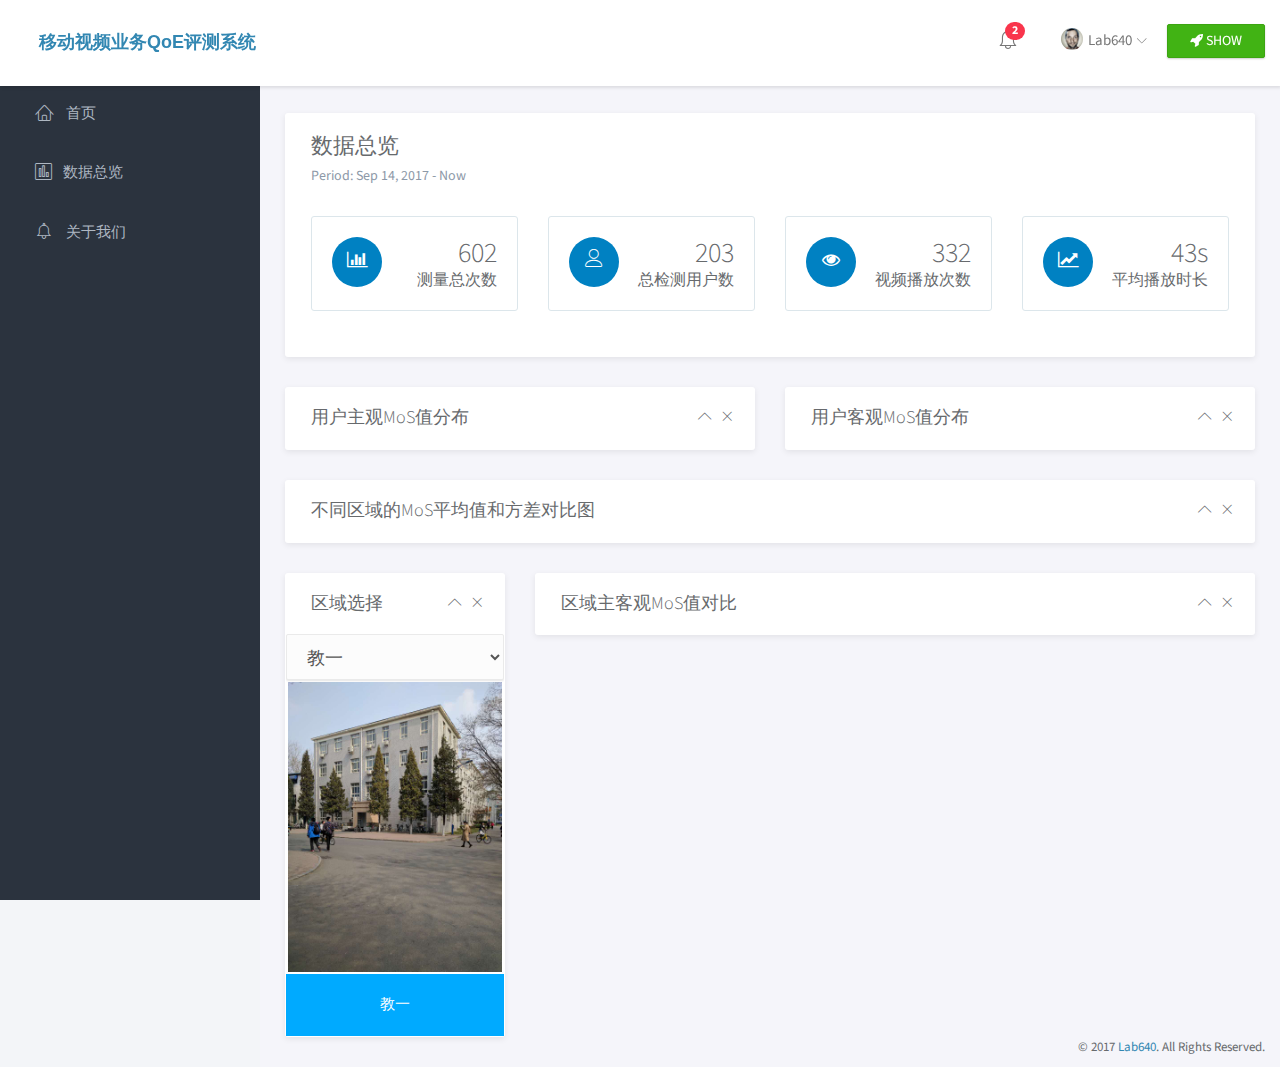
<file: src/main/webapp/newportal/page-class1.html>
<!doctype html>
<html lang="en">

<head>
	<title>移动视频业务QoE评测系统</title>
	<meta charset="utf-8">
	<link rel="icon" href="https://static.jianshukeji.com/highcharts/images/favicon.ico">
	<meta http-equiv="X-UA-Compatible" content="IE=edge,chrome=1">
	<meta name="viewport" content="width=device-width, initial-scale=1.0, maximum-scale=1.0, user-scalable=0">
	<!-- VENDOR CSS -->

	<link rel="stylesheet" href="assets/vendor/bootstrap/css/bootstrap.min.css">
	
	<link rel="stylesheet" href="assets/vendor/bootstrap/css/bootstrap-tour.min.css">
	<link rel="stylesheet" href="assets/vendor/font-awesome/css/font-awesome.min.css">
	<link rel="stylesheet" href="assets/vendor/linearicons/style.css">
	<!-- MAIN CSS -->
	<link rel="stylesheet" href="assets/css/main.css">
	<!-- FOR DEMO PURPOSES ONLY. You should remove this in your project -->
	<link rel="stylesheet" href="assets/css/demo.css">
	<!-- GOOGLE FONTS -->
	<link href="https://fonts.googleapis.com/css?family=Source+Sans+Pro:300,400,600,700" rel="stylesheet">
	<!-- ICONS -->
	<link rel="apple-touch-icon" sizes="76x76" href="assets/img/apple-icon.png">
	<link rel="icon" type="image/png" sizes="96x96" href="assets/img/favicon.png">

	<!-- Javascript -->
	<script src="assets/vendor/jquery/jquery.min.js"></script>
	<script src="assets/vendor/bootstrap/js/bootstrap.min.js"></script>
	<script src="assets/vendor/jquery-slimscroll/jquery.slimscroll.min.js"></script>
	<script src="assets/vendor/bootstrap/js/bootstrap-tour.min.js"></script>
	<script src="assets/scripts/klorofil-common.js"></script>
	<script src="https://img.hcharts.cn/highcharts/highcharts.js"></script>
	<script src="https://img.hcharts.cn/highcharts/highcharts-more.js"></script>
	<script src="https://img.hcharts.cn/highcharts-plugins/highcharts-zh_CN.js"></script>
	<!--<script src="https://img.hcharts.cn/highcharts/themes/sand-signika.js"></script>-->

	<link href="assets/vendor/bootstrap/css/bootstrap-table.css" rel="stylesheet">
	<link href="assets/css/building.css" rel="stylesheet">
	<script src="assets/vendor/bootstrap/js/bootstrap-table.js"></script>
		
	<script type="application/javascript">
		var ip = "10.103.93.24:8081";
	</script>
	<script type="application/javascript">
        $.ajax({
            url:"http://"+ip+"/qoe/api/high/stastic",
            dataType:"json",
            type:"GET",
            timeout:15000,
            success:function(response){
                var data = response.data;
                document.getElementById("measure-num").innerHTML = data[0]
                document.getElementById("mac-num").innerHTML = data[1]
                document.getElementById("play-num").innerHTML = data[2]
                document.getElementById("play-time").innerHTML = data[3] + "s"

            }
        });
	</script>
	<script type="application/javascript">
        Date.prototype.Format = function (fmt) { //author: meizz
            var o = {
                "M+": this.getMonth() + 1, //月份
                "d+": this.getDate(), //日
                "H+": this.getHours(), //小时
                "m+": this.getMinutes(), //分
                "s+": this.getSeconds(), //秒
                "q+": Math.floor((this.getMonth() + 3) / 3), //季度
                "S": this.getMilliseconds() //毫秒
            };
            if (/(y+)/.test(fmt)) fmt = fmt.replace(RegExp.$1, (this.getFullYear() + "").substr(4 - RegExp.$1.length));
            for (var k in o)
                if (new RegExp("(" + k + ")").test(fmt)) fmt = fmt.replace(RegExp.$1, (RegExp.$1.length == 1) ? (o[k]) : (("00" + o[k]).substr(("" + o[k]).length)));
            return fmt;
        }
	</script>
	<script type="application/javascript">
        $(function(){
            $("#buildingSelect").change(function() {
                console.log("change");
                console.log("buildingSelect index: "+this.selectedIndex);
                $("#buildingImg").attr("src","assets/img/building"+(this.selectedIndex +1) +".jpg");
                $("#buildingIntroduction").html(this.options[this.selectedIndex].text);
                var building = this.options[this.selectedIndex].text
                $.ajax({
                    url:"http://"+ip+"/qoe/api/high/osCompareByBuilding?building="+building,
                    dataType:"json",
                    type:"GET",
                    success:function(response){
                        var data = response.data;
                        td_chart.xAxis.categories = data[0]
                        td_chart.series[0].setData(data[1])
                        td_chart.series[1].setData(data[2])
                    }
                });
            });
        })
        function changeChart(btn) {
            var obj = $(btn);
            var building = obj.attr("value");

            $.ajax({
                url:"http://"+ip+"/qoe/api/high/osCompareByBuilding?building="+building,
                dataType:"json",
                type:"GET",
                success:function(response){
                    var data = response.data;
                    td_chart.xAxis.categories = data[0]
                    td_chart.series[0].setData(data[1])
                    td_chart.series[1].setData(data[2])
                }
            });

        }
	</script>
</head>

<body>
	<!-- WRAPPER -->
	<div id="wrapper">
		<!-- NAVBAR -->
		<nav class="navbar navbar-default navbar-fixed-top">
			<div class="brand" style="width: 500px;">
				<a href="index.html"/><span class="span-wangjian" style="width:300px;">移动视频业务QoE评测系统</span>
			</div>

			<div class="container-fluid">

				<div class="navbar-btn navbar-btn-right">
					<a class="btn btn-success update-pro" href="#downloads/klorofil-pro-bootstrap-admin-dashboard-template/?utm_source=klorofil&utm_medium=template&utm_campaign=KlorofilPro" title="Upgrade to Pro" target="_blank"><i class="fa fa-rocket"></i> <span>SHOW</span></a>
				</div>
				<div id="navbar-menu">
					<ul class="nav navbar-nav navbar-right">
						<li class="dropdown">
							<a href="#" class="dropdown-toggle icon-menu" data-toggle="dropdown">
								<i class="lnr lnr-alarm"></i>
								<span class="badge bg-danger">2</span>
							</a>
							<ul class="dropdown-menu notifications">
								<li><a href="#" class="notification-item"><span class="dot bg-warning"></span>欢迎使用QoE测量数据展示平台！</a></li>
								<li><a href="#" class="notification-item"><span class="dot bg-danger"></span>请尽情使用吧~</a></li>
								<li><a href="#" class="more">查看所有</a></li>
							</ul>
						</li>
						<li class="dropdown">
							<a href="#" class="dropdown-toggle" data-toggle="dropdown"><img src="assets/img/user.png" class="img-circle" alt="Avatar"> <span>Lab640</span> <i class="icon-submenu lnr lnr-chevron-down"></i></a>
							<ul class="dropdown-menu">
								<li><a href="#"><i class="lnr lnr-user"></i> <span>个人中心</span></a></li>
								<li><a href="#"><i class="lnr lnr-envelope"></i> <span>我的消息</span></a></li>
								<li><a href="#"><i class="lnr lnr-cog"></i> <span>设置</span></a></li>
								<li><a href="#"><i class="lnr lnr-exit"></i> <span>注销</span></a></li>
							</ul>
						</li>
						<!-- <li>
							<a class="update-pro" href="#downloads/klorofil-pro-bootstrap-admin-dashboard-template/?utm_source=klorofil&utm_medium=template&utm_campaign=KlorofilPro" title="Upgrade to Pro" target="_blank"><i class="fa fa-rocket"></i> <span>UPGRADE TO PRO</span></a>
						</li> -->
					</ul>
				</div>
			</div>
		</nav>
		<!-- END NAVBAR -->
		<!-- LEFT SIDEBAR -->
		<div id="sidebar-nav" class="sidebar">
			<div class="sidebar-scroll">
				<nav>
					<ul class="nav">
						<li><a href="index.html" class=""><i class="lnr lnr-home"></i> <span>首页</span></a></li>
						<li id="dataoverview"><a href="page-class1.html" class=""><i class="lnr lnr-chart-bars"></i><span>数据总览</span></a></li>
						<li><a href="about.html" class=""><i class="lnr lnr-alarm"></i> <span>关于我们</span></a></li>
					</ul>
				</nav>
			</div>
		</div>
		<!-- END LEFT SIDEBAR -->
		<!-- MAIN -->
		<div class="main">
			<!-- MAIN CONTENT -->
			<div class="main-content">
				<div class="container-fluid">
					<div id="overview" class="panel panel-headline">
						<div class="panel-heading">
							<h3 class="panel-title">数据总览</h3>
							<p class="panel-subtitle">Period: Sep 14, 2017 - Now</p>
						</div>
						<div class="panel-body">
							<div class="row">
								<div class="col-md-3">
									<div class="metric">
										<span class="icon"><i class="fa fa-bar-chart"></i></span>
										<p>
											<span class="number" id="measure-num">602</span>
											<span class="title">测量总次数</span>
										</p>
									</div>
								</div>
								<div class="col-md-3">
									<div class="metric">
										<span class="icon"><i class="lnr lnr-user"></i></span>
										<p>
											<span class="number" id="mac-num">203</span>
											<span class="title">总检测用户数</span>
										</p>
									</div>
								</div>
								<div class="col-md-3">
									<div class="metric">
										<span class="icon"><i class="fa fa-eye"></i></span>
										<p>
											<span class="number" id="play-num">332</span>
											<span class="title">视频播放次数</span>
										</p>
									</div>
								</div>
								<div class="col-md-3">
									<div class="metric">
										<span class="icon"><i class="fa fa-line-chart"></i></span>
										<p>
											<span class="number" id="play-time">43s</span>
											<span class="title">平均播放时长</span>
										</p>
									</div>
								</div>
							</div>

						</div>
					</div>
					<div class="row">
						<div class="col-md-6">
							<!-- RECENT PURCHASES -->
							<div id="mosSub" class="panel">
								<div class="panel-heading">
									<h3 class="panel-title">用户主观MoS值分布</h3>
									<div class="right">
										<button type="button" class="btn-toggle-collapse"><i class="lnr lnr-chevron-up"></i></button>
										<button type="button" class="btn-remove"><i class="lnr lnr-cross"></i></button>
									</div>
								</div>
								<div class="panel-body no-padding">
									<div id="main-container" style="width:100%;height: 100%;"></div>
								</div>
							</div>
							<!-- END RECENT PURCHASES -->
						</div>
						<div class="col-md-6">
							<!-- RECENT PURCHASES -->
							<div id="mosObj" class="panel">
								<div class="panel-heading">
									<h3 class="panel-title">用户客观MoS值分布</h3>
									<div class="right">
										<button type="button" class="btn-toggle-collapse"><i class="lnr lnr-chevron-up"></i></button>
										<button type="button" class="btn-remove"><i class="lnr lnr-cross"></i></button>
									</div>
								</div>
								<div class="panel-body no-padding">
									<div id="obj-container" style="width:100%;height: 100%;"></div>
								</div>
							</div>
							<!-- END RECENT PURCHASES -->
						</div>
					</div>
					<div class="row">
						<div class="col-md-12">
							<!-- RECENT PURCHASES -->
							<div id="moscomparebybuilding" class="panel">
								<div class="panel-heading">
									<h3 class="panel-title">不同区域的MoS平均值和方差对比图</h3>
									<div class="right">
										<button type="button" class="btn-toggle-collapse"><i class="lnr lnr-chevron-up"></i></button>
										<button type="button" class="btn-remove"><i class="lnr lnr-cross"></i></button>
									</div>
								</div>
								<div class="panel-body no-padding">
									<div id="area-container" style="width:100%;height: 100%"></div>
								</div>
							</div>
							<!-- END RECENT PURCHASES -->
						</div>
					</div>
					<div id="moscompareinbuilding" class="row">
						<div class="col-md-3">
							<!-- RECENT PURCHASES -->
							<div class="panel">
								<div class="panel-heading">
									<h3 class="panel-title">区域选择</h3>
									<div class="right">
										<button type="button" class="btn-toggle-collapse"><i class="lnr lnr-chevron-up"></i></button>
										<button type="button" class="btn-remove"><i class="lnr lnr-cross"></i></button>
									</div>
								</div>
								<div class="panel-body no-padding">
									<div id="select-container" style="width:100%;height: 100%;overflow:hidden;">
										<select id="buildingSelect" class="form-control input-lg">
											<option value="cheese">教一</option>
											<option value="tomatoes">教二</option>
											<option value="mozarella">教三</option>
											<option value="mushrooms">教四</option>
											<option value="cheese">主干道</option>
											<option value="pepperoni">教三教四间广场</option>
											<option value="pepperoni">主楼</option>
											<option value="pepperoni">经管楼</option>
											<option value="pepperoni">新科研楼</option>
											<option value="pepperoni">图书馆</option>
											<option value="pepperoni">篮球场</option>
											<option value="pepperoni">操场</option>
											<option value="pepperoni">体育馆</option>
											<option value="pepperoni">学生餐厅</option>
											<option value="pepperoni">综合餐厅</option>
											<option value="pepperoni">科学会堂</option>
											<option value="pepperoni">音乐喷泉</option>
											<option value="pepperoni">学生公寓1</option>
											<option value="pepperoni">学生公寓2</option>
											<option value="pepperoni">学生公寓3</option>
											<option value="pepperoni">学生公寓4</option>
											<option value="pepperoni">学生公寓5</option>
											<option value="pepperoni">学生公寓6</option>
											<option value="pepperoni">学生公寓8</option>
											<option value="pepperoni">学生公寓9</option>
											<option value="pepperoni">学生公寓10</option>
											<option value="pepperoni">学生公寓13</option>
											<option value="pepperoni">学生公寓29</option>
											<option value="pepperoni">留学生公寓1</option>
											<option value="pepperoni">学苑超市</option>
											<option value="pepperoni">综合服务楼</option>
											<option value="pepperoni">北邮科技大厦</option>
											<option value="pepperoni">明光楼</option>
										</select>
										<div class="profile-header">
											<div class="profile-main">
												<img id="buildingImg" src="assets/img/building2.jpg" alt="xx" style="width:100%;height:290px;min-height: 290px;">
											</div>
											<div class="profile-stat">
												<div class="row">
													<div class="col-md-12 stat-item">
														<span id="buildingIntroduction">教一</span>
													</div>
												</div>
											</div>
										</div>
									</div>
								</div>
							</div>
							<!-- END RECENT PURCHASES -->
						</div>
						<div class="col-md-9">
							<!-- RECENT PURCHASES -->
							<div  class="panel">
								<div class="panel-heading">
									<h3 class="panel-title">区域主客观MoS值对比</h3>
									<div class="right">
										<button type="button" class="btn-toggle-collapse"><i class="lnr lnr-chevron-up"></i></button>
										<button type="button" class="btn-remove"><i class="lnr lnr-cross"></i></button>
									</div>
								</div>
								<div class="panel-body no-padding">
									<div id="num-container" style="width:100%;height: 100%;"></div>
								</div>
							</div>
							<!-- END RECENT PURCHASES -->
						</div>
					</div>
				</div>
			</div>
			<!-- END MAIN CONTENT -->
		</div>
		<!-- END MAIN -->
		<div class="clearfix"></div>
		<footer>
			<div class="container-fluid">
				<p class="copyright">&copy; 2017 <a href="#" target="_blank">Lab640</a>. All Rights Reserved.</p>
			</div>
		</footer>
	</div>
	<!-- END WRAPPER -->

	<!-- HighCharts -->
	<script>
        $(function () {
            var chart = new Highcharts.Chart({
//            $('#main-container').highcharts({
                chart: {
                    renderTo : 'main-container',
                    plotBackgroundColor: null,
                    plotBorderWidth: null,
                    plotShadow: false
                },
                title :{
                    text:null
                },
                tooltip: {
                    headerFormat: '{series.name}<br>',
                    pointFormat: '{point.name}: <b>{point.percentage:.1f}%</b>'
                },
				color:[
                    '#8B1A1A',
					'#DC143C',
					'#836FFF',
					'#4A708B',
					'#43CD80'
				],
                plotOptions: {
                    pie: {
                        allowPointSelect: true,
                        cursor: 'pointer',
                        dataLabels: {
                            enabled: true,
                            format: '<b>{point.name}</b>: {point.percentage:.1f} %',
							color:'#000000',
							connectorColor:'#000000'
                        }
                    }
                },
                series: [{
                    type: 'pie',
                    name: '用户打分占比',
                    data: [
                        ['1分',10],
                        ['2分',10],
                        ['3分',10],
                        ['4分',10],
                        {
                            name: '5分',
                            y: 60,
                            sliced: true,
                            selected: true
                        }
                    ]
                }]
            });
            $.ajax({
                url:"http://"+ip+"/qoe/api/high/main",
                dataType:"json",
                type:"GET",
                success:function(response){
                    var data = response.data;
                    console.info(data.mos1);
                    var arr = new Array();
                    var value1 = ['1分', data.mos1]
					var value2 = ['2分', data.mos2]
                    var value3 = ['3分', data.mos3]
                    var value4 = ['4分', data.mos4]
                    var value5 = ['5分', data.mos5]
					arr.push(value1)
                    arr.push(value2)
                    arr.push(value3)
                    arr.push(value4)
                    arr.push(value5)
					chart.series[0].setData(arr)
                }
            });
        });

	</script>
	<script>
        $(function () {
            var chart = new Highcharts.Chart({
//            $('#main-container').highcharts({
                chart: {
                    renderTo : 'obj-container',
                    plotBackgroundColor: null,
                    plotBorderWidth: null,
                    plotShadow: false
                },
                title :{
                    text:null
                },
                tooltip: {
                    headerFormat: '{series.name}<br>',
                    pointFormat: '{point.name}: <b>{point.percentage:.1f}%</b>'
                },
                color:[
                    '#8B1A1A',
                    '#DC143C',
                    '#836FFF',
                    '#4A708B',
                    '#43CD80'
                ],
                plotOptions: {
                    pie: {
                        allowPointSelect: true,
                        cursor: 'pointer',
                        dataLabels: {
                            enabled: true,
                            format: '<b>{point.name}</b>: {point.percentage:.1f} %',
                            color:'#000000',
                            connectorColor:'#000000'
                        }
                    }
                },
                series: [{
                    type: 'pie',
                    name: '用户打分占比',
                    data: [
                        ['1分',10],
                        ['2分',10],
                        ['3分',10],
                        ['4分',10],
                        {
                            name: '5分',
                            y: 60,
                            sliced: true,
                            selected: true
                        }
                    ]
                }]
            });
            $.ajax({
                url:"http://"+ip+"/qoe/api/high/mainobj",
                dataType:"json",
                type:"GET",
                success:function(response){
                    var data = response.data;
                    console.info(data.mos1);
                    var arr = new Array();
                    var value1 = ['1分', data.mos1]
                    var value2 = ['2分', data.mos2]
                    var value3 = ['3分', data.mos3]
                    var value4 = ['4分', data.mos4]
                    var value5 = ['5分', data.mos5]
                    arr.push(value1)
                    arr.push(value2)
                    arr.push(value3)
                    arr.push(value4)
                    arr.push(value5)
                    chart.series[0].setData(arr)
                }
            });
        });

	</script>

	<script>
        $(function () {
            var area_chart = new Highcharts.Chart({
//            $('#time-container').highcharts({
                chart: {
                    renderTo:'area-container',
                    zoomType: 'xy'
                },
                title: {
                    text: null
                },
                xAxis: [{
                    categories: [],
                    crosshair: true,
                }],
                yAxis: [{ // Primary yAxis
                    labels: {
                        format: '{value} ',
                        style: {
                            color: '#000'
                        }
                    },
                    title: {
                        text: '方差值',
                        style: {
                            color: '#000'
                        }
                    },
                    opposite: true
                }, { // Secondary yAxis
                    gridLineWidth: 0,
                    title: {
                        text: 'Mos值',
                        style: {
                            color: '#000'
                        }
                    },
                    labels: {
                        format: '{value}',
                        style: {
                            color: '#000'
                        }
                    }
                }],
                tooltip: {
                    shared: true
                },

                series: [{
                    name: '平均Mos值',
                    type: 'column',
                    yAxis: 1,
                    data: [],
                    tooltip: {
                        valueSuffix: ' '
                    }
                }, {
                    name: '方差值',
                    type: 'column',
                    data: [],
                    tooltip: {
                        valueSuffix: ' '
                    }
                }]
            });
            $.ajax({
                url:"http://"+ip+"/qoe/api/high/area",
                dataType:"json",
                type:"GET",
                success:function(response){
                    var data = response.data;
                    area_chart.xAxis[0].categories = data.categories
                    area_chart.series[0].setData(data.avgList)
                    area_chart.series[1].setData(data.varianceList)
                }
            });
        });


	</script>
	<script>
        $(function () {
            // Set up the chart
            td_chart = new Highcharts.Chart({
//        $('#container').highcharts({
                chart: {
                    renderTo: 'num-container',
                    type: 'spline'
                },
                title: {
                    text: null
                },
                xAxis: {
                    title:'测量次序',
                    categories: [],
                },
                yAxis: {
                    title: {
                        text: 'Mos值（1~5）'
                    },
                    min: 0,
                    minorGridLineWidth: 0,
                    gridLineWidth: 0,
                    alternateGridColor: null,
                    plotBands: [{ // Light air
                        from: 0.5,
                        to: 1.5,
                        color: 'rgba(64, 224, 205, 0.1)',
                        label: {
                            text: '',
                            style: {
                                color: '#606060'
                            }
                        }
                    }, { // Light breeze
                        from: 1.5,
                        to: 2.5,
                        color: 'rgba(24, 139, 34, 0.1)',
                        label: {
                            text: '',
                            style: {
                                color: '#606060'
                            }
                        }
                    }, { // Gentle breeze
                        from: 2.5,
                        to: 3.5,
                        color: 'rgba(255, 215, 0, 0.1)',
                        label: {
                            text: '',
                            style: {
                                color: '#606060'
                            }
                        }
                    }, { // Moderate breeze
                        from: 3.5,
                        to: 4.5,
                        color: 'rgba(255, 128, 0, 0.1)',
                        label: {
                            text: '',
                            style: {
                                color: '#606060'
                            }
                        }
                    }, { // Fresh breeze
                        from: 4.5,
                        to: 5,
                        color: 'rgba(255, 0, 0, 0.1)',
                        label: {
                            text: '',
                            style: {
                                color: '#606060'
                            }
                        }
                    }]
                },
                plotOptions: {
                    spline: {
                        dataLabels: {
                            enabled: true          // 开启数据标签
                        }
                    }
                },
                series: [{
                    name: '主观Mos值',
                    data: [],
                }, {
                    name: '客观Mos值',
                    data: [],
                }]
            });
            $.ajax({
                url:"http://"+ip+"/qoe/api/high/osCompare",
                dataType:"json",
                type:"GET",
                success:function(response){
                    var data = response.data;
                    td_chart.xAxis.categories = data[0]
                    td_chart.series[0].setData(data[1])
                    td_chart.series[1].setData(data[2])
                }
            });
        });
	</script>
	<!-- 页面引导 JavaScript -->
	<script src="assets/scripts/guide.js"></script>
</body>

</html>
</file>
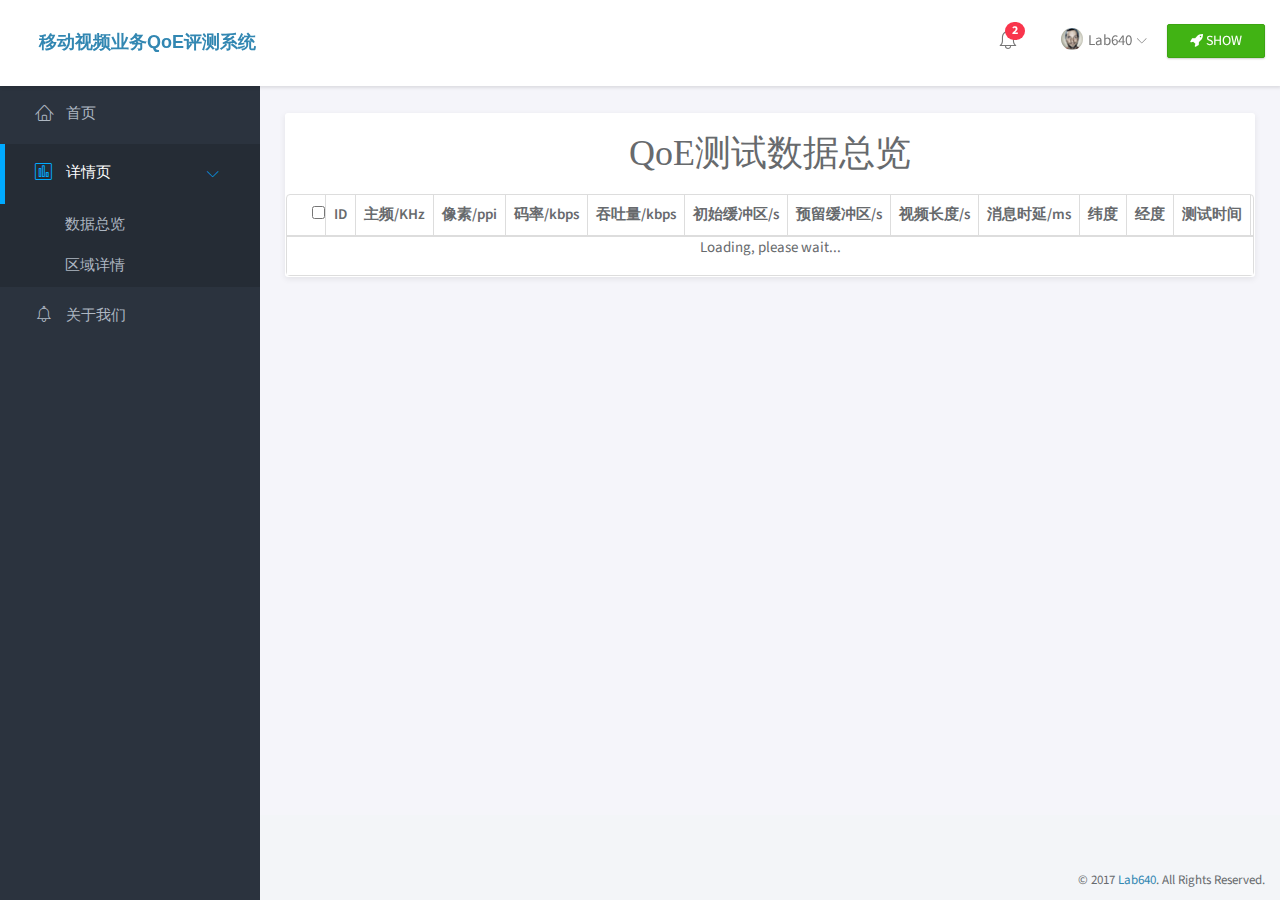
<file: src/main/webapp/newportal/page-class3.html>
<!doctype html>
<html lang="en">

<head>
	<title>移动视频业务QoE评测系统</title>
	<meta charset="utf-8">
	<link rel="icon" href="https://static.jianshukeji.com/highcharts/images/favicon.ico">
	<meta http-equiv="X-UA-Compatible" content="IE=edge,chrome=1">
	<meta name="viewport" content="width=device-width, initial-scale=1.0, maximum-scale=1.0, user-scalable=0">
	<!-- VENDOR CSS -->

	<link rel="stylesheet" href="assets/vendor/bootstrap/css/bootstrap.min.css">
	<link rel="stylesheet" href="assets/vendor/font-awesome/css/font-awesome.min.css">
	<link rel="stylesheet" href="assets/vendor/linearicons/style.css">
	<!-- MAIN CSS -->
	<link rel="stylesheet" href="assets/css/main.css">
	<!-- FOR DEMO PURPOSES ONLY. You should remove this in your project -->
	<link rel="stylesheet" href="assets/css/demo.css">
	<!-- GOOGLE FONTS -->
	<link href="https://fonts.googleapis.com/css?family=Source+Sans+Pro:300,400,600,700" rel="stylesheet">
	<!-- ICONS -->
	<link rel="apple-touch-icon" sizes="76x76" href="assets/img/apple-icon.png">
	<link rel="icon" type="image/png" sizes="96x96" href="assets/img/favicon.png">

	<!-- Javascript -->
	<script src="assets/vendor/jquery/jquery.min.js"></script>
	<script src="assets/vendor/bootstrap/js/bootstrap.min.js"></script>
	<script src="assets/vendor/jquery-slimscroll/jquery.slimscroll.min.js"></script>
	<script src="assets/scripts/klorofil-common.js"></script>
	<script src="https://img.hcharts.cn/highcharts/highcharts.js"></script>
	<script src="https://img.hcharts.cn/highcharts/highcharts-more.js"></script>
	<script src="https://img.hcharts.cn/highcharts-plugins/highcharts-zh_CN.js"></script>
	<script src="https://img.hcharts.cn/highcharts/themes/sand-signika.js"></script>

	<link href="assets/vendor/bootstrap/css/bootstrap-table.css" rel="stylesheet">
	<script src="assets/vendor/bootstrap/js/bootstrap-table.js"></script>

	<script type="application/javascript">
        Date.prototype.Format = function (fmt) { //author: meizz
            var o = {
                "M+": this.getMonth() + 1, //月份
                "d+": this.getDate(), //日
                "H+": this.getHours(), //小时
                "m+": this.getMinutes(), //分
                "s+": this.getSeconds(), //秒
                "q+": Math.floor((this.getMonth() + 3) / 3), //季度
                "S": this.getMilliseconds() //毫秒
            };
            if (/(y+)/.test(fmt)) fmt = fmt.replace(RegExp.$1, (this.getFullYear() + "").substr(4 - RegExp.$1.length));
            for (var k in o)
                if (new RegExp("(" + k + ")").test(fmt)) fmt = fmt.replace(RegExp.$1, (RegExp.$1.length == 1) ? (o[k]) : (("00" + o[k]).substr(("" + o[k]).length)));
            return fmt;
        }
	</script>
    <script type="application/javascript">
        $(document).ready(function() {
            loadDetectResultPage(1, 10);
        });

        function loadDetectResultPage(currentPage, limit) {
            //先销毁表格
            $('#table').bootstrapTable('destroy');
            //var queryTableName=$('#keyword').val();
            $("#table").bootstrapTable({
                method: "post",  //使用get请求到服务器获取数据
                contentType: "application/x-www-form-urlencoded",
                dataType: "json",
                url: 'http://localhost:8080/qoe/api/detect/detail', //获取数据的Servlet地址
                striped: true,  //表格显示条纹
                pagination: true, //启动分页
                pageSize: limit,  //每页显示的记录数
                pageNumber:currentPage, //当前第几页
                pageList: [5, 10, 15, 20, 25],  //记录数可选列表
                search: false,  //是否启用查询
                sidePagination: "server", //表示服务端请求
                clickToSelect: true,
                undefinedText:'',
                //设置为undefined可以获取pageNumber，pageSize，searchText，sortName，sortOrder
                //设置为limit可以获取limit, offset, search, sort, order
                queryParamsType : "undefined",
                queryParams: function queryParams(params) {   //设置查询参数
                    var param = {
                        pageSize: params.pageNumber,
                        pageNumber: params.pageSize
                    };
                    return param;
                },
                onLoadSuccess: function(data){  
                	console.log("data: "+data);
                	//加载成功时执行
                },
                onLoadError: function(){  //加载失败时执行
                    bootbox.alert("加载数据失败");
                },
                columns: [{
                    checkbox: true
                }, {
                    field: 'resultId',
                    title: 'ID',
                    valign: 'middle',
                    align: 'center',
                    order:'asc'
                }, {
                    field: 'cpu',
                    valign: 'middle',
                    align: 'center',
                    title: '主频/KHz'
                }, {
                    field: 'memoryConsumption',
                    class:"hidden",
                    title: '内存消耗/%'
                },{
                    field: 'screenPixels',
                    valign: 'middle',
                    align: 'center',
                    title: '像素/ppi',
                },{
                    field: 'videoStreamBitrate',
                    valign: 'middle',
                    align: 'center',
                    title: '码率/kbps',
                },{
                    field: 'throughput',
                    valign: 'middle',
                    align: 'center',
                    title: '吞吐量/kbps',
                },{
                    field: 'initBuffer',
                    valign: 'middle',
                    align: 'center',
                    title: '初始缓冲区/s',
                },{
                    field: 'reservedBuffer',
                    valign: 'middle',
                    align: 'center',
                    title: '预留缓冲区/s',
                },{
                    field: 'videoLength',
                    valign: 'middle',
                    align: 'center',
                    title: '视频长度/s',
                },{
                    field: 'messageDelay',
                    valign: 'middle',
                    align: 'center',
                    title: '消息时延/ms',
                },{
                    field: 'latitude',
                    valign: 'middle',
                    align: 'center',
                    title: '纬度',
                },{
                    field: 'longitude',
                    valign: 'middle',
                    align: 'center',
                    title: '经度',
                },{
                    field: 'detectTime',
                    valign: 'middle',
                    align: 'center',
                    title: '测试时间',
                    formatter: function (value, row, index) {
                        if(value!=null){
                            return new Date(parseInt(value)).Format('yyyy-MM-dd HH:mm:ss');
                        }
                        return "无";
                    }
                },
                {
                    field: 'mosObj',
                    valign: 'middle',
                    align: 'center',
                    title: '客观mos',
                },
                {
                    field: 'mosSub',
                    valign: 'middle',
                    align: 'center',
                    title: '主观mos',
                }],
                responseHandler : function(res) {
                    $('#currentPage').val(currentPage);
                    $('#limit').val(limit);
                    if(res.total > 0) {
                        return {
                            "rows": res.rows,
                            "total": res.total
                        }
                    } else {
                        return {
                            "rows": [],
                            "total": 0
                        }
                    }
                },
            });
        }

    </script>
</head>

<body>
	<!-- WRAPPER -->
	<div id="wrapper">
		<!-- NAVBAR -->
		<nav class="navbar navbar-default navbar-fixed-top">
			<div class="brand" style="width: 500px;">
				<a href="index.html"/><span class="span-wangjian" style="width:300px;">移动视频业务QoE评测系统</span>
			</div>
			<div class="container-fluid">

				<div class="navbar-btn navbar-btn-right">
					<a class="btn btn-success update-pro" href="#downloads/klorofil-pro-bootstrap-admin-dashboard-template/?utm_source=klorofil&utm_medium=template&utm_campaign=KlorofilPro" title="Upgrade to Pro" target="_blank"><i class="fa fa-rocket"></i> <span>SHOW</span></a>
				</div>
				<div id="navbar-menu">
					<ul class="nav navbar-nav navbar-right">
						<li class="dropdown">
							<a href="#" class="dropdown-toggle icon-menu" data-toggle="dropdown">
								<i class="lnr lnr-alarm"></i>
								<span class="badge bg-danger">2</span>
							</a>
							<ul class="dropdown-menu notifications">
								<li><a href="#" class="notification-item"><span class="dot bg-warning"></span>欢迎使用QoE测量数据展示平台！</a></li>
								<li><a href="#" class="notification-item"><span class="dot bg-danger"></span>请尽情使用吧~</a></li>
								<li><a href="#" class="more">查看所有</a></li>
							</ul>
						</li>
						<li class="dropdown">
							<a href="#" class="dropdown-toggle" data-toggle="dropdown"><img src="assets/img/user.png" class="img-circle" alt="Avatar"> <span>Lab640</span> <i class="icon-submenu lnr lnr-chevron-down"></i></a>
							<ul class="dropdown-menu">
								<li><a href="#"><i class="lnr lnr-user"></i> <span>个人中心</span></a></li>
								<li><a href="#"><i class="lnr lnr-envelope"></i> <span>我的消息</span></a></li>
								<li><a href="#"><i class="lnr lnr-cog"></i> <span>设置</span></a></li>
								<li><a href="#"><i class="lnr lnr-exit"></i> <span>注销</span></a></li>
							</ul>
						</li>
						<!-- <li>
							<a class="update-pro" href="#downloads/klorofil-pro-bootstrap-admin-dashboard-template/?utm_source=klorofil&utm_medium=template&utm_campaign=KlorofilPro" title="Upgrade to Pro" target="_blank"><i class="fa fa-rocket"></i> <span>UPGRADE TO PRO</span></a>
						</li> -->
					</ul>
				</div>
			</div>
		</nav>
		<!-- END NAVBAR -->
		<!-- LEFT SIDEBAR -->
		<div id="sidebar-nav" class="sidebar">
			<div class="sidebar-scroll">
				<nav>
					<ul class="nav">
						<li><a href="index.html" class=""><i class="lnr lnr-home"></i> <span>首页</span></a></li>
						<li>
							<a href="#subPages" data-toggle="collapse" class="active"><i class="lnr lnr-chart-bars"></i> <span>详情页</span> <i class="icon-submenu lnr lnr-chevron-left"></i></a>
							<div id="subPages" class="collapse in">
								<ul class="nav">
									<li><a href="page-class1.html" class="">数据总览</a></li>
									<li><a href="page-class2.html" class="">区域详情</a></li>
								</ul>
							</div>
						</li>
						<li><a href="about.html" class=""><i class="lnr lnr-alarm"></i> <span>关于我们</span></a></li>
					</ul>
				</nav>
			</div>
		</div>
		<!-- END LEFT SIDEBAR -->
		<!-- MAIN -->
		<div class="main">
			<!-- MAIN CONTENT -->
			<div class="main-content">
				<div class="container-fluid">
					<div class="panel panel-profile">
						<div class="clearfix">
							<h1 style="align:center;text-align:center;font-family:Microsoft YaHei;">QoE测试数据总览</h1>
							<div id="wall-container" style="width:100%;height: 10px;"></div>
                            <table id="table" class="table table-hover" data-show-refresh="false" data-show-toggle="false" data-show-columns="false" data-switchable="true" data-select-item-name="subBox" data-pagination="true" data-sort-order="desc"></table>
						</div>
					</div>
				</div>
			</div>
			<!-- END MAIN CONTENT -->
		</div>
		<!-- END MAIN -->
		<div class="clearfix"></div>
		<footer>
			<div class="container-fluid">
				<p class="copyright">&copy; 2017 <a href="#" target="_blank">Lab640</a>. All Rights Reserved.</p>
			</div>
		</footer>
	</div>
	<!-- END WRAPPER -->

	<!-- HighCharts -->

</body>

</html>
</file>
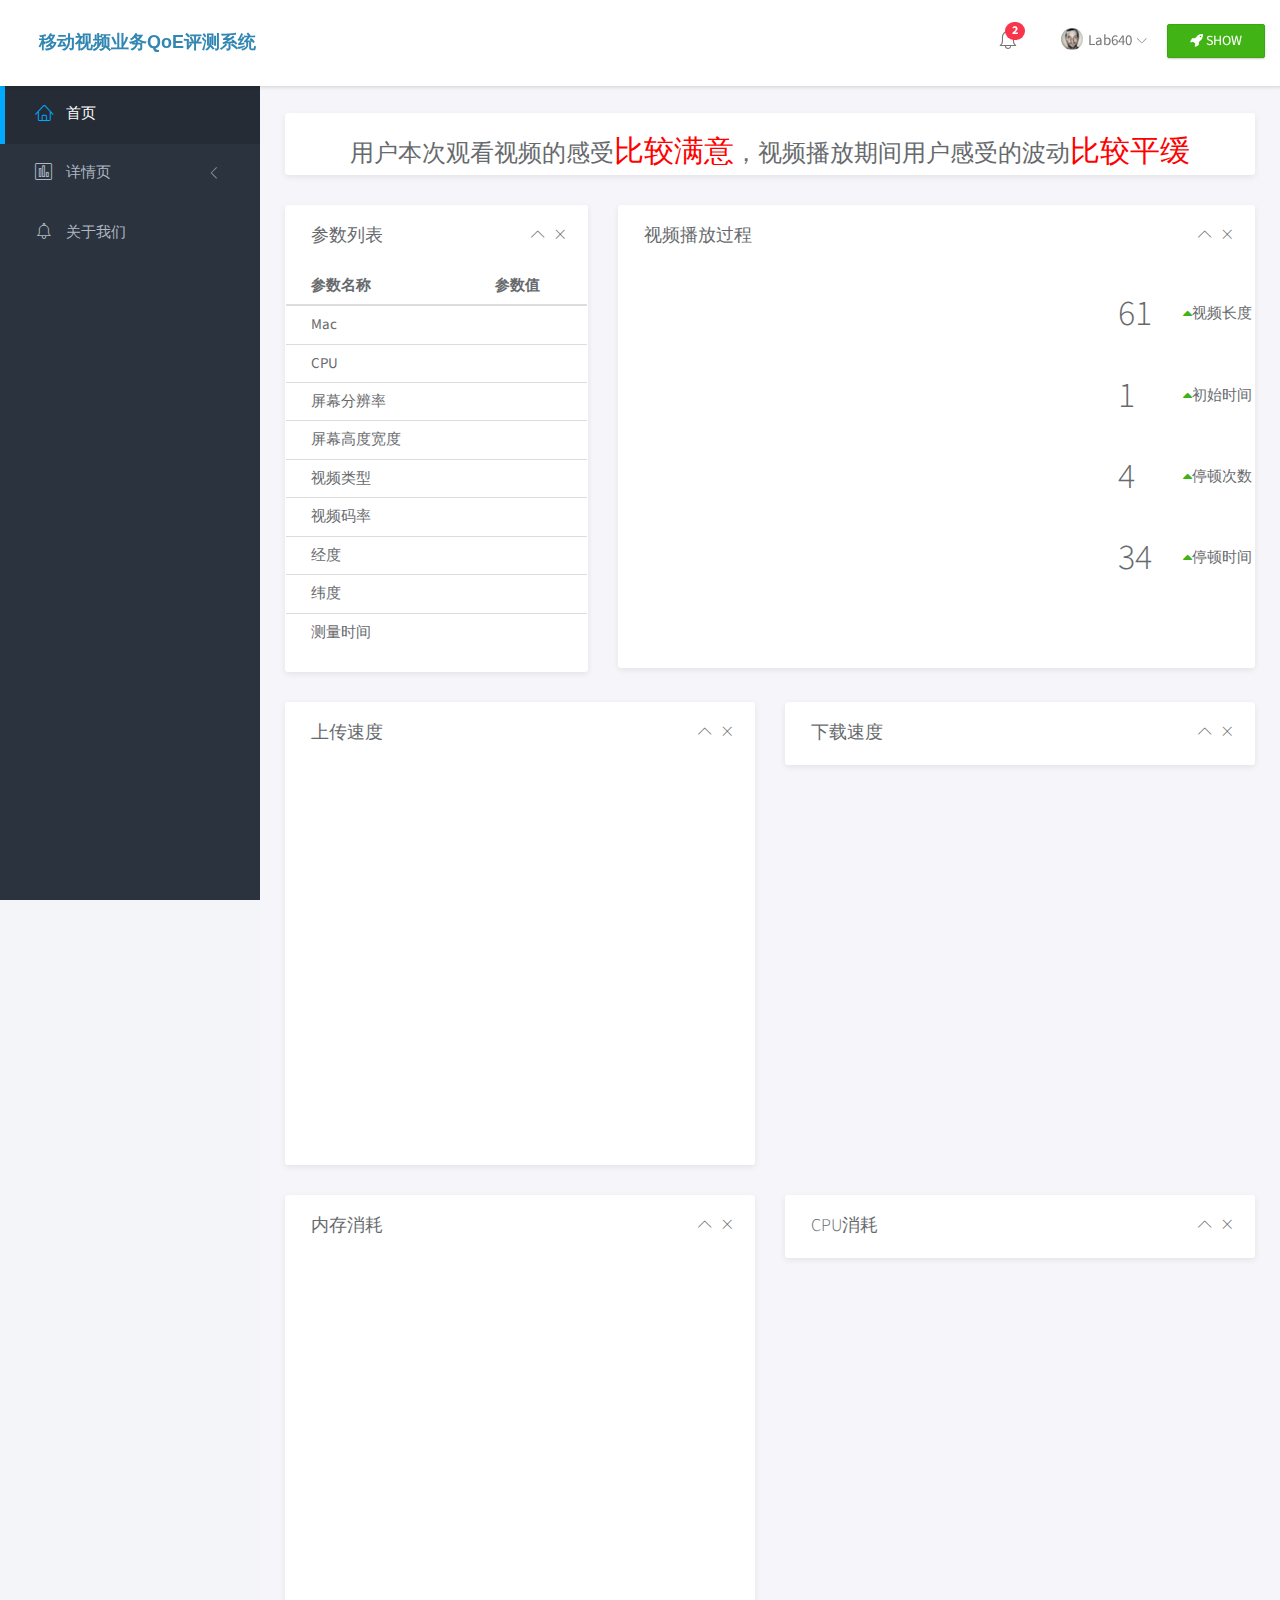
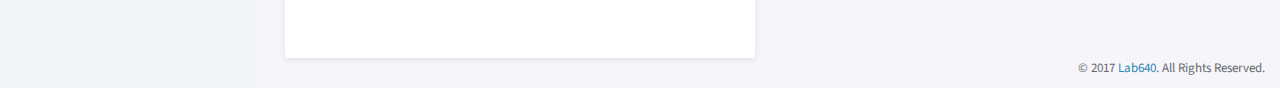
<file: src/main/webapp/newportal/parameter.html>
<!doctype html>
<html lang="en">

<head>
	<title>移动视频业务QoE评测系统</title>
	<meta charset="utf-8">
	<meta http-equiv="X-UA-Compatible" content="IE=edge,chrome=1">
	<meta name="viewport" content="width=device-width, initial-scale=1.0, maximum-scale=1.0, user-scalable=0">
	<!-- VENDOR CSS -->
	<link rel="stylesheet" href="assets/vendor/bootstrap/css/bootstrap.min.css">
	<link rel="stylesheet" href="assets/vendor/font-awesome/css/font-awesome.min.css">
	<link rel="stylesheet" href="assets/vendor/linearicons/style.css">
	<link rel="stylesheet" href="assets/vendor/chartist/css/chartist-custom.css">
	<!-- MAIN CSS -->
	<link rel="stylesheet" href="assets/css/main.css">
	<!-- FOR DEMO PURPOSES ONLY. You should remove this in your project -->
	<link rel="stylesheet" href="assets/css/demo.css">
	<!-- GOOGLE FONTS -->
	<link href="https://fonts.googleapis.com/css?family=Source+Sans+Pro:300,400,600,700" rel="stylesheet">
	<!-- ICONS -->
	<link rel="apple-touch-icon" sizes="76x76" href="assets/img/apple-icon.png">
	<link rel="icon" type="image/png" sizes="96x96" href="assets/img/favicon.png">
	<!-- MAP -->
	<script type="text/javascript" src="http://api.map.baidu.com/api?v=2.0&amp;ak=Ias0W94ywZAj8NswartkEefoFhTG9lnQ"></script>
	<script type="text/javascript" src="http://api.map.baidu.com/library/Heatmap/2.0/src/Heatmap_min.js"></script>

	<script src="assets/vendor/jquery/jquery.min.js"></script>
	<script src="assets/vendor/bootstrap/js/bootstrap.min.js"></script>
	<script src="assets/vendor/bootstrap/js/bootstrap-datetimepicker.min.js"></script>
	<script src="assets/vendor/bootstrap/js/bootstrap-datetimepicker.zh-CN.js"></script>
	<script src="assets/vendor/jquery-slimscroll/jquery.slimscroll.min.js"></script>
	<script src="assets/scripts/klorofil-common.js"></script>
	<script src="https://img.hcharts.cn/highcharts/highcharts.js"></script>
	<script src="https://img.hcharts.cn/highcharts/highcharts-3d.js"></script>
	<script src="https://img.hcharts.cn/highcharts/modules/exporting.js"></script>
	<script src="https://img.hcharts.cn/highcharts/highcharts-more.js"></script>
	<script src="https://img.hcharts.cn/highcharts-plugins/highcharts-zh_CN.js"></script>
	<!-- Javascript -->
	<script src="assets/vendor/jquery.easy-pie-chart/jquery.easypiechart.min.js"></script>
	<script src="assets/vendor/chartist/js/chartist.min.js"></script>
	<!--<script src="assets/scripts/loadmain.js"></script>-->
	<script type="application/javascript">
        var up_chart = 0;
        var down_chart = 0;
        var memory_chart = 0;
        var cpu_chart = 0;
        var score_chart = 0;
	</script>

</head>


<body>
	<!-- WRAPPER -->
	<div id="wrapper">
		<!-- NAVBAR -->
		<nav class="navbar navbar-default navbar-fixed-top">
			<div class="brand" style="width: 500px;">
				<a href="index.html"/><span class="span-wangjian" style="width:300px;">移动视频业务QoE评测系统</span>
			</div>
			<div class="container-fluid">

				<div class="navbar-btn navbar-btn-right">
					<a class="btn btn-success update-pro" href="#downloads/klorofil-pro-bootstrap-admin-dashboard-template/?utm_source=klorofil&utm_medium=template&utm_campaign=KlorofilPro" title="Upgrade to Pro" target="_blank"><i class="fa fa-rocket"></i> <span>SHOW</span></a>
				</div>
				<div id="navbar-menu">
					<ul class="nav navbar-nav navbar-right">
						<li class="dropdown">
							<a href="#" class="dropdown-toggle icon-menu" data-toggle="dropdown">
								<i class="lnr lnr-alarm"></i>
								<span class="badge bg-danger">2</span>
							</a>
							<ul class="dropdown-menu notifications">
								<li><a href="#" class="notification-item"><span class="dot bg-warning"></span>欢迎使用QoE测量数据展示平台！</a></li>
								<li><a href="#" class="notification-item"><span class="dot bg-danger"></span>请尽情使用吧~</a></li>
								<li><a href="#" class="more">查看所有</a></li>
							</ul>
						</li>
						<li class="dropdown">
							<a href="#" class="dropdown-toggle" data-toggle="dropdown"><img src="assets/img/user.png" class="img-circle" alt="Avatar"> <span>Lab640</span> <i class="icon-submenu lnr lnr-chevron-down"></i></a>
							<ul class="dropdown-menu">
								<li><a href="#"><i class="lnr lnr-user"></i> <span>个人中心</span></a></li>
								<li><a href="#"><i class="lnr lnr-envelope"></i> <span>我的消息</span></a></li>
								<li><a href="#"><i class="lnr lnr-cog"></i> <span>设置</span></a></li>
								<li><a href="#"><i class="lnr lnr-exit"></i> <span>注销</span></a></li>
							</ul>
						</li>
						<!-- <li>
							<a class="update-pro" href="#downloads/klorofil-pro-bootstrap-admin-dashboard-template/?utm_source=klorofil&utm_medium=template&utm_campaign=KlorofilPro" title="Upgrade to Pro" target="_blank"><i class="fa fa-rocket"></i> <span>UPGRADE TO PRO</span></a>
						</li> -->
					</ul>
				</div>
			</div>
		</nav>
		<!-- END NAVBAR -->
		<!-- LEFT SIDEBAR -->
		<div id="sidebar-nav" class="sidebar">
			<div class="sidebar-scroll">
				<nav>
					<ul class="nav">
						<li><a href="index.html" class="active"><i class="lnr lnr-home"></i> <span>首页</span></a></li>
						<li>
							<a href="#subPages" data-toggle="collapse" class="collapsed"><i class="lnr lnr-chart-bars"></i> <span>详情页</span> <i class="icon-submenu lnr lnr-chevron-left"></i></a>
							<div id="subPages" class="collapse ">
								<ul class="nav">
									<li><a href="page-class1.html" class="">数据总览</a></li>
									<li><a href="page-class2.html" class="">区域详情</a></li>
								</ul>
							</div>
						</li>
						<li><a href="about.html" class=""><i class="lnr lnr-alarm"></i> <span>关于我们</span></a></li>
					</ul>
				</nav>
			</div>
		</div>
		<!-- END LEFT SIDEBAR -->
		<!-- MAIN -->
		<div class="main">
			<div class="main-content">
				<div class="container-fluid">
					<div class="panel panel-profile">
						<div class="clearfix"></div>
							<!-- MAIN CONTENT -->
							<div id="top-container" style="width:100%;height:40px;">
								<h3 id="index-title" style="align:center;text-align:center;font-family:Microsoft YaHei;">用户本次观看视频的感受<span id="manyi" style="color: red;font-size: 30px;">比较满意</span>，视频播放期间用户感受的波动<span id="bodong" style="color: red;font-size: 30px;">比较平缓</span></h3>
							</div>
							<!-- END MAIN CONTENT -->
					</div>
					<div class="row">
						<div class="col-md-4">
							<!-- RECENT PURCHASES -->
							<div class="panel">
								<div class="panel-heading">
									<h3 class="panel-title">参数列表</h3>
									<div class="right">
										<button type="button" class="btn-toggle-collapse"><i class="lnr lnr-chevron-up"></i></button>
										<button type="button" class="btn-remove"><i class="lnr lnr-cross"></i></button>
									</div>
								</div>
								<div class="panel-body no-padding">
									<table class="table">
										<thead>
										<tr>
											<th>参数名称</th>
											<th id="valuee">参数值</th>
										</tr>
										</thead>
										<tbody>
										<tr>
											<td>Mac</td>
											<td id="mac"></td>
										</tr>
										<tr>
											<td>CPU</td>
											<td id="cpu"></td>
										</tr>
										<tr>
											<td>屏幕分辨率</td>
											<td id="screen"></td>
										</tr>
										<tr>
											<td>屏幕高度宽度</td>
											<td id="hw"></td>
										</tr>
										<tr>
											<td>视频类型</td>
											<td id="mimeType"></td>
										</tr>
										<tr>
											<td>视频码率</td>
											<td id="videoStreamBitRate"></td>
										</tr>
										<tr>
											<td>经度</td>
											<td id="longitude"></td>
										</tr>
										<tr>
											<td>纬度</td>
											<td id="latitude"></td>
										</tr>
										<tr>
											<td>测量时间</td>
											<td id="startTime"></td>
										</tr>
										</tbody>
									</table>
								</div>
							</div>
							<!-- END RECENT PURCHASES -->
						</div>
						<div class="col-md-8">
							<!-- RECENT PURCHASES -->
							<div class="panel">
								<div class="panel-heading">
									<h3 class="panel-title">视频播放过程</h3>
									<div class="right">
										<button type="button" class="btn-toggle-collapse"><i class="lnr lnr-chevron-up"></i></button>
										<button type="button" class="btn-remove"><i class="lnr lnr-cross"></i></button>
									</div>
								</div>
								<div class="row">

								</div>
								<div class="row">
									<div class="col-md-9">
										<div id="score-container" style="width:100%;height: 400px;float:left;"></div>
									</div>
									<div class="col-md-1">
										<br>
										<div class="weekly-summary ">
											<span class="number" id="video-len">61</span>
										</div>
										<div class="weekly-summary ">
											<span class="number" id="video-init">1</span>
										</div>
										<div class="weekly-summary ">
											<span class="number" id="video-rbnum">4</span>
										</div>
										<div class="weekly-summary ">
											<span class="number" id="video-rbtime">34</span>
										</div>
									</div>
									<div class="col-md-2">
										<br>
										<div class="weekly-summary ">
											<span class="number"></span>
											<span class="percentage"><i class="fa fa-caret-up text-success"></i>视频长度</span>
										</div>
										<div class="weekly-summary ">
											<span class="number"></span>
											<span class="percentage"><i class="fa fa-caret-up text-success"></i>初始时间</span>
										</div>
										<div class="weekly-summary ">
											<span class="number"></span>
											<span class="percentage"><i class="fa fa-caret-up text-success"></i>停顿次数</span>
										</div>
										<div class="weekly-summary ">
											<span class="number"></span>
											<span class="percentage"><i class="fa fa-caret-up text-success"></i>停顿时间</span>
										</div>
									</div>
								</div>
							</div>
							<!-- END RECENT PURCHASES -->
						</div>
					</div>
					<div class="row">
						<div class="col-md-6">
							<!-- RECENT PURCHASES -->
							<div class="panel">
								<div class="panel-heading">
									<h3 class="panel-title">上传速度</h3>
									<div class="right">
										<button type="button" class="btn-toggle-collapse"><i class="lnr lnr-chevron-up"></i></button>
										<button type="button" class="btn-remove"><i class="lnr lnr-cross"></i></button>
									</div>
								</div>
								<div class="panel-body no-padding">
									<div id="up-container" style="width:100%;height: 400px;float:left;"></div>
								</div>
							</div>
							<!-- END RECENT PURCHASES -->
						</div>
						<div class="col-md-6">
							<!-- RECENT PURCHASES -->
							<div class="panel">
								<div class="panel-heading">
									<h3 class="panel-title">下载速度</h3>
									<div class="right">
										<button type="button" class="btn-toggle-collapse"><i class="lnr lnr-chevron-up"></i></button>
										<button type="button" class="btn-remove"><i class="lnr lnr-cross"></i></button>
									</div>
								</div>
								<div class="panel-body no-padding">
									<div id="down-container" style="width:100%;height: 100%;"></div>
								</div>
							</div>
							<!-- END RECENT PURCHASES -->
						</div>
					</div>
					<div class="row">
						<div class="col-md-6">
							<!-- RECENT PURCHASES -->
							<div class="panel">
								<div class="panel-heading">
									<h3 class="panel-title">内存消耗</h3>
									<div class="right">
										<button type="button" class="btn-toggle-collapse"><i class="lnr lnr-chevron-up"></i></button>
										<button type="button" class="btn-remove"><i class="lnr lnr-cross"></i></button>
									</div>
								</div>
								<div class="panel-body no-padding">
									<div id="memory-container" style="width:100%;height: 400px;float:left;"></div>
								</div>
							</div>
							<!-- END RECENT PURCHASES -->
						</div>
						<div class="col-md-6">
							<!-- RECENT PURCHASES -->
							<div class="panel">
								<div class="panel-heading">
									<h3 class="panel-title">CPU消耗</h3>
									<div class="right">
										<button type="button" class="btn-toggle-collapse"><i class="lnr lnr-chevron-up"></i></button>
										<button type="button" class="btn-remove"><i class="lnr lnr-cross"></i></button>
									</div>
								</div>
								<div class="panel-body no-padding">
									<div id="delay-container" style="width:100%;height: 100%;"></div>
								</div>
							</div>
							<!-- END RECENT PURCHASES -->
						</div>
					</div>
				</div>
			</div>
		</div>
		<!-- END MAIN -->

		<footer>
			<div class="container-fluid">
				<p class="copyright">&copy; 2017 <a href="#" target="_blank">Lab640</a>. All Rights Reserved.</p>
			</div>
		</footer>
	</div>
	<!-- END WRAPPER -->


	<!--视频播放过程中打分-->
	<script>
        $(function () {
            score_chart = new Highcharts.Chart({
//            $("#score-container").highcharts({
                chart: {
                    renderTo:'score-container',
                    zoomType: 'xy'
                },
                title: {
                    text: null
                },
                xAxis: [{
                    categories: ["1s","2s","3s","4s","5s","6s","7s","8s","9s","10s","11s","12s"],
                    crosshair: true,
					title:'点击播放后经过的时间长度（单位:s）'
                }],
                yAxis: [{ // Primary yAxis
                    labels: {
                        format: '{value} ',
                        style: {
                            color: '#000'
                        }
                    },
                    title: {
                        text: 'Mos值',
                        style: {
                            color: '#000'
                        }
                    },
                    opposite: true
                }, { // Secondary yAxis
                    gridLineWidth: 0,
                    title: {
                        text: '百分比',
                        style: {
                            color: '#000'
                        }
                    },
                    labels: {
                        format: '{value} %',
                        style: {
                            color: '#000'
                        }
                    }
                }],
                tooltip: {
                    shared: true
                },
                series: [{
                    name: '用户打分Mos值',
                    type: 'column',

                    data: [0, 0, 0, 0, 5, 0, 0, 0, 0, 3, 0, 0],
                    tooltip: {
                        valueSuffix: ' '
                    }
                },{
                    name: '模型计算Mos值',
                    type: 'column',

                    data: [0, 0, 0, 0, 4, 0, 0, 0, 0, 4, 0, 0],
                    tooltip: {
                        valueSuffix: ' '
                    }
                },{
                    name: '播放进度百分比',
                    type: 'spline',
                    yAxis: 1,
                    data: [9.9, 17.5, 26.4, 29.2, 34.0, 36.0, 45.6, 48.5, 51.4, 68.1, 72.6, 84.4],
                    tooltip: {
                        valueSuffix: ' '
                    }
                }, {
                    name: '缓冲区缓冲进度百分比',
                    type: 'spline',
                    yAxis: 1,
                    data: [10.9, 18.5, 29.4, 30.2, 44.0, 47.0, 48.6, 58.5, 63.4, 74.1, 80.6, 94.4],
                    tooltip: {
                        valueSuffix: ' '
                    }
                }]
            });
        });
	</script>
	<!-- 四个表 -->
	<script>
        $(function () {
            up_chart = new Highcharts.Chart({
//            $("#score-container").highcharts({
                chart: {
                    renderTo:'up-container',
                    zoomType: 'xy'
                },
                title: {
                    text: null
                },
                xAxis: [{
                    categories: [],
                    crosshair: true,
                    title:'点击播放后经过的时间长度（单位:s）'
                }],
                yAxis: [{ // Secondary yAxis
                    gridLineWidth: 0,
                    title: {
                        text: '网络速度',
                        style: {
                            color: '#000'
                        }
                    },
                    labels: {
                        format: '{value} kb',
                        style: {
                            color: '#000'
                        }
                    }
                }],
                tooltip: {
                    shared: true
                },

                series: [{
                    name: '网络上传速度',
                    type: 'spline',
                    data: [],
                    tooltip: {
                        valueSuffix: ' kb'
                    }
                }]
            });
        });
	</script>
	<script>
        $(function () {
            down_chart = new Highcharts.Chart({
//            $("#score-container").highcharts({
                chart: {
                    renderTo:'down-container',
                    zoomType: 'xy'
                },
                title: {
                    text: null
                },
                xAxis: [{
                    categories: [],
                    crosshair: true,
                    title:'点击播放后经过的时间长度（单位:s）'
                }],
                yAxis: [{ // Secondary yAxis
                    gridLineWidth: 0,
                    title: {
                        text: '网络速度',
                        style: {
                            color: '#000'
                        }
                    },
                    labels: {
                        format: '{value} kb',
                        style: {
                            color: '#000'
                        }
                    }
                }],
                tooltip: {
                    shared: true
                },
                series: [
                    {
                        name: '网络下载速度',
                        type: 'spline',
                        data: [],
                        tooltip: {
                            valueSuffix: ' kb'
                        }
                    }
				]
            });
        });
	</script>
	<script>
        $(function () {
            memory_chart = new Highcharts.Chart({
//            $("#score-container").highcharts({
                chart: {
                    renderTo:'memory-container',
                    zoomType: 'xy'
                },
                title: {
                    text: null
                },
                xAxis: [{
                    categories: ["1s","2s","3s","4s","5s","6s","7s","8s","9s","10s","11s","12s"],
                    crosshair: true,
                    title:'点击播放后经过的时间长度（单位:s）'
                }],
                yAxis: [{ // Secondary yAxis
                    gridLineWidth: 0,
                    title: {
                        text: '内存剩余量',
                        style: {
                            color: '#000'
                        }
                    },
                    labels: {
                        format: '{value} %',
                        style: {
                            color: '#000'
                        }
                    }
                }],
                tooltip: {
                    shared: true
                },
                series: [
                    {
                        name: '内存剩余量',
                        type: 'spline',
                        data: [10.9, 18.5, 29.4, 30.2, 44.0, 47.0, 48.6, 58.5, 63.4, 74.1, 80.6, 94.4],
                        tooltip: {
                            valueSuffix: ''
                        },
                    }
				]
            });
        });
	</script>
	<script>
        $(function () {
            cpu_chart = new Highcharts.Chart({
//            $("#score-container").highcharts({
                chart: {
                    renderTo:'delay-container',
                    zoomType: 'xy'
                },
                title: {
                    text: null
                },
                xAxis: [{
                    categories: ["1s","2s","3s","4s","5s","6s","7s","8s","9s","10s","11s","12s"],
                    crosshair: true,
                    title:'点击播放后经过的时间长度（单位:s）'
                }],
                yAxis: [{ // Secondary yAxis
                    gridLineWidth: 0,
                    title: {
                        text: 'CPU使用情况',
                        style: {
                            color: '#000'
                        }
                    },
                    labels: {
                        format: '{value} kHz',
                        style: {
                            color: '#000'
                        }
                    }
                }],
                tooltip: {
                    shared: true
                },
                series: [
                    {
                        name: '实时CPU使用情况',
                        type: 'spline',
                        data: [10.9, 18.5, 29.4, 30.2, 44.0, 47.0, 48.6, 58.5, 63.4, 74.1, 80.6, 94.4],
                        tooltip: {
                            valueSuffix: ''
                        },
                    }
				]
            });
        });
	</script>
	<script type="application/javascript">
        function getParams(key) {
            var reg = new RegExp("(^|&)" + key + "=([^&]*)(&|$)");
            var r = window.location.search.substr(1).match(reg);
            if (r != null) {
                return unescape(r[2]);
            }
            return null;
        };
        var mark = getParams("mark");
        console.info(mark)
        var remoteUrl = "http://localhost:8080/qoe/api/high/detail?mark="+mark;

        $.ajax({
            url:remoteUrl,
            dataType:"json",
            type:"GET",
            success:function(response){
                console.info("kuaidianba")
                var data = response.data;
//                console.info($("#mac"))
                document.getElementById("mac").innerHTML = data.mac
                document.getElementById("cpu").innerHTML = data.cpu + " kHz"
                document.getElementById("screen").innerHTML = data.screenPixels + " ppi"
                document.getElementById("mimeType").innerHTML = data.mimeType
                document.getElementById("hw").innerHTML = data.height + "*" + data.width
                document.getElementById("videoStreamBitRate").innerHTML = data.videoStreamBitRate + " bps"

                document.getElementById("longitude").innerHTML = data.longitude
                document.getElementById("latitude").innerHTML = data.latitude
                document.getElementById("startTime").innerHTML = data.videoBufferStart

                document.getElementById("video-len").innerHTML = data.videoLength
                document.getElementById("video-init").innerHTML = data.initTime/1000 + "s"
				document.getElementById("video-rbnum").innerHTML = data.rebuffNum
                document.getElementById("video-rbtime").innerHTML = data.rebuffTime/1000 + "s"
//

                document.getElementById("manyi").innerHTML = data.manyi
                document.getElementById("bodong").innerHTML = data.bodong

//                document.getElementById("scoreTime").innerHTML = data.scoreTime
//                document.getElementById("maxScore").innerHTML = data.maxScore
//                document.getElementById("minScore").innerHTML = data.minScore
//                document.getElementById("avgScore").innerHTML = data.avgScore
//                document.getElementById("variance").innerHTML = data.variance
                score_chart.xAxis[0].categories = data.xAxis
                score_chart.series[0].setData(data.subScore)
                score_chart.series[1].setData(data.objScore)
                score_chart.series[2].setData(data.playPercentage)
                score_chart.series[3].setData(data.bufferPercentage)

                up_chart.xAxis[0].categories = data.xAxis
                up_chart.series[0].setData(data.sendSpeed)

                down_chart.xAxis[0].categories = data.xAxis
                down_chart.series[0].setData(data.netSpeed)

                memory_chart.xAxis[0].categories = data.xAxis
                memory_chart.series[0].setData(data.memoryConsumption)

                cpu_chart.xAxis[0].categories = data.xAxis
                cpu_chart.series[0].setData(data.currentCPU)
            }
        });
	</script>

</body>

</html>
</file>
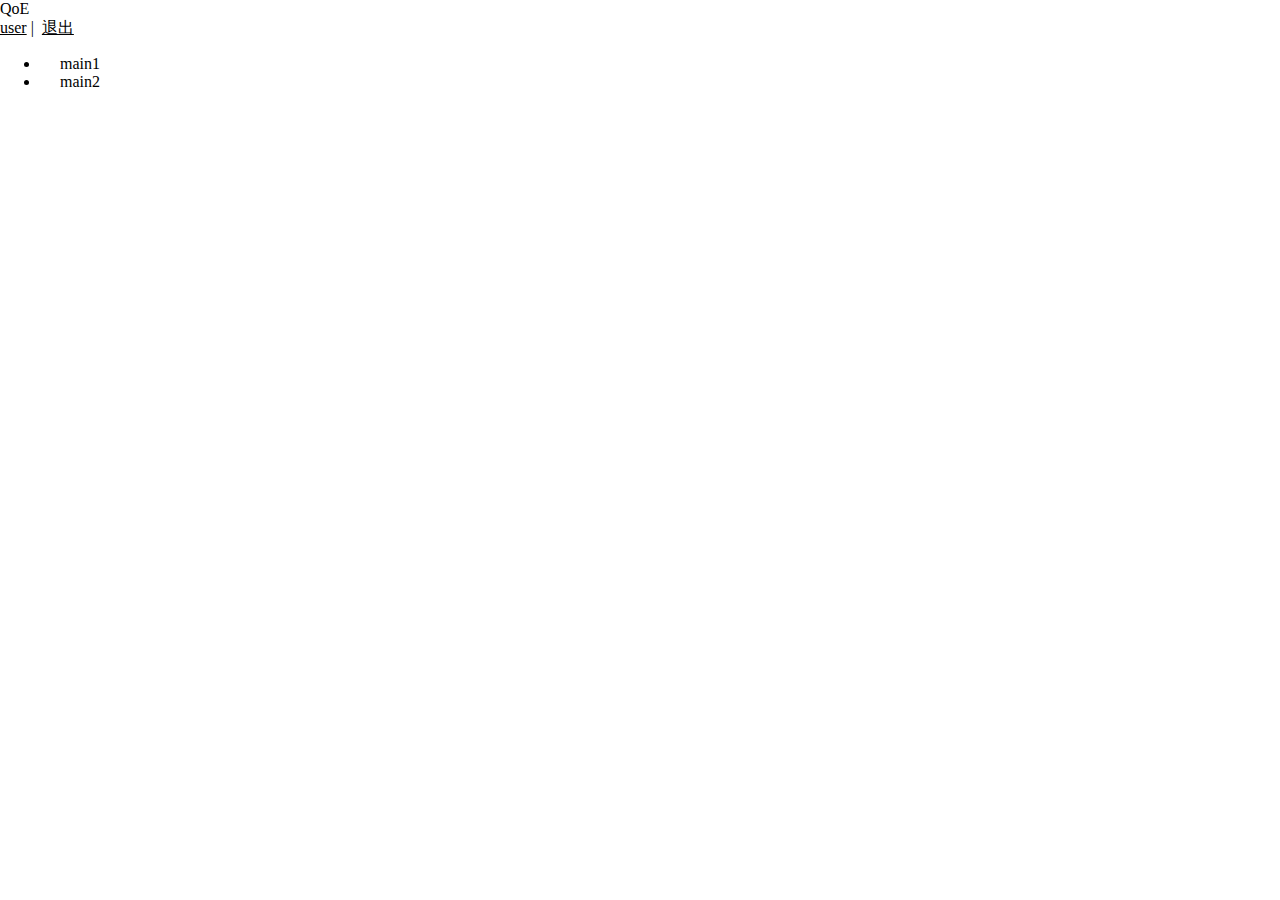
<file: src/main/webapp/portal/newhomepage.html>
<!DOCTYPE html>
<html>
 <head> 
  <meta charset="utf-8" /> 
  <title>首页</title> 
  <meta http-equiv="X-UA-Compatible" content="IE=edge" /> 
  <meta http-equiv="content-type" content="text/html; charset=utf-8" /> 
  <meta name="apple-mobile-web-app-capable" content="yes" /> 
  <link href="http://img1.cache.netease.com/f2e/ftpstatic/golive/static/css/app.cd2362ecca62fc1629e4d1a9a39f4a16.css" rel="stylesheet" /> 
  <link href="resources/css/jquery-ui-themes.css" type="text/css" rel="stylesheet" /> 
  <link href="resources/css/axure_rp_page.css" type="text/css" rel="stylesheet" /> 
  <link href="data/styles.css" type="text/css" rel="stylesheet" /> 
  <link href="files/首页/styles.css" type="text/css" rel="stylesheet" /> 
  <script src="resources/scripts/jquery-1.7.1.min.js"></script> 
  <script src="resources/scripts/jquery-ui-1.8.10.custom.min.js"></script> 
  <script src="resources/scripts/messagecenter.js"></script> 
  <!--map--> 
  <script type="text/javascript" src="http://api.map.baidu.com/api?v=2.0&amp;ak=Ias0W94ywZAj8NswartkEefoFhTG9lnQ"></script> 
  <script type="text/javascript" src="http://api.map.baidu.com/library/Heatmap/2.0/src/Heatmap_min.js"></script> 
 </head> 
 <body> 
  <div id="app"> 
   <div class="main-top"> 
    <div class="topbar-wrapper"> 
     <div class="logo">
       QoE 
     </div> 
     <div class="action"> 
      <a href="javascript:;">user</a>&nbsp;|&nbsp; 
      <a href="javascript:;">退出</a> 
     </div> 
    </div> 
   </div> 
   <div class="main-bottom"> 
    <div class="main-left"> 
     <div class="sidebar-wrapper"> 
      <ul class="el-menu"> 
       <li class="el-submenu"> 
        <div class="el-submenu__title" style="padding-left: 20px;">
          main1 
        </div> </li> 
       <li class="el-submenu"> 
        <div class="el-submenu__title" style="padding-left: 20px;">
          main2 
        </div> </li> 
      </ul> 
     </div> 
    </div> 
    <div class="main-right" id="baidumap"> 
     <div  style="display: none;"> 
     </div> 
    </div> 
   </div> 
  </div>  
 </body>
 <script src="resources/scripts/loadHomepage.js"></script>
</html>
</file>
<file: src/main/webapp/newportal/assets/vendor/linearicons/style.css>
@font-face {
	font-family: 'Linearicons-Free';
	src:url('fonts/Linearicons-Free.eot?w118d');
	src:url('fonts/Linearicons-Free.eot?#iefixw118d') format('embedded-opentype'),
		url('fonts/Linearicons-Free.woff2?w118d') format('woff2'),
		url('fonts/Linearicons-Free.woff?w118d') format('woff'),
		url('fonts/Linearicons-Free.ttf?w118d') format('truetype'),
		url('fonts/Linearicons-Free.svg?w118d#Linearicons-Free') format('svg');
	font-weight: normal;
	font-style: normal;
}

.lnr {
	font-family: 'Linearicons-Free';
	speak: none;
	font-style: normal;
	font-weight: normal;
	font-variant: normal;
	text-transform: none;
	line-height: 1;

	/* Better Font Rendering =========== */
	-webkit-font-smoothing: antialiased;
	-moz-osx-font-smoothing: grayscale;
}

.lnr-home:before {
	content: "\e800";
}
.lnr-apartment:before {
	content: "\e801";
}
.lnr-pencil:before {
	content: "\e802";
}
.lnr-magic-wand:before {
	content: "\e803";
}
.lnr-drop:before {
	content: "\e804";
}
.lnr-lighter:before {
	content: "\e805";
}
.lnr-poop:before {
	content: "\e806";
}
.lnr-sun:before {
	content: "\e807";
}
.lnr-moon:before {
	content: "\e808";
}
.lnr-cloud:before {
	content: "\e809";
}
.lnr-cloud-upload:before {
	content: "\e80a";
}
.lnr-cloud-download:before {
	content: "\e80b";
}
.lnr-cloud-sync:before {
	content: "\e80c";
}
.lnr-cloud-check:before {
	content: "\e80d";
}
.lnr-database:before {
	content: "\e80e";
}
.lnr-lock:before {
	content: "\e80f";
}
.lnr-cog:before {
	content: "\e810";
}
.lnr-trash:before {
	content: "\e811";
}
.lnr-dice:before {
	content: "\e812";
}
.lnr-heart:before {
	content: "\e813";
}
.lnr-star:before {
	content: "\e814";
}
.lnr-star-half:before {
	content: "\e815";
}
.lnr-star-empty:before {
	content: "\e816";
}
.lnr-flag:before {
	content: "\e817";
}
.lnr-envelope:before {
	content: "\e818";
}
.lnr-paperclip:before {
	content: "\e819";
}
.lnr-inbox:before {
	content: "\e81a";
}
.lnr-eye:before {
	content: "\e81b";
}
.lnr-printer:before {
	content: "\e81c";
}
.lnr-file-empty:before {
	content: "\e81d";
}
.lnr-file-add:before {
	content: "\e81e";
}
.lnr-enter:before {
	content: "\e81f";
}
.lnr-exit:before {
	content: "\e820";
}
.lnr-graduation-hat:before {
	content: "\e821";
}
.lnr-license:before {
	content: "\e822";
}
.lnr-music-note:before {
	content: "\e823";
}
.lnr-film-play:before {
	content: "\e824";
}
.lnr-camera-video:before {
	content: "\e825";
}
.lnr-camera:before {
	content: "\e826";
}
.lnr-picture:before {
	content: "\e827";
}
.lnr-book:before {
	content: "\e828";
}
.lnr-bookmark:before {
	content: "\e829";
}
.lnr-user:before {
	content: "\e82a";
}
.lnr-users:before {
	content: "\e82b";
}
.lnr-shirt:before {
	content: "\e82c";
}
.lnr-store:before {
	content: "\e82d";
}
.lnr-cart:before {
	content: "\e82e";
}
.lnr-tag:before {
	content: "\e82f";
}
.lnr-phone-handset:before {
	content: "\e830";
}
.lnr-phone:before {
	content: "\e831";
}
.lnr-pushpin:before {
	content: "\e832";
}
.lnr-map-marker:before {
	content: "\e833";
}
.lnr-map:before {
	content: "\e834";
}
.lnr-location:before {
	content: "\e835";
}
.lnr-calendar-full:before {
	content: "\e836";
}
.lnr-keyboard:before {
	content: "\e837";
}
.lnr-spell-check:before {
	content: "\e838";
}
.lnr-screen:before {
	content: "\e839";
}
.lnr-smartphone:before {
	content: "\e83a";
}
.lnr-tablet:before {
	content: "\e83b";
}
.lnr-laptop:before {
	content: "\e83c";
}
.lnr-laptop-phone:before {
	content: "\e83d";
}
.lnr-power-switch:before {
	content: "\e83e";
}
.lnr-bubble:before {
	content: "\e83f";
}
.lnr-heart-pulse:before {
	content: "\e840";
}
.lnr-construction:before {
	content: "\e841";
}
.lnr-pie-chart:before {
	content: "\e842";
}
.lnr-chart-bars:before {
	content: "\e843";
}
.lnr-gift:before {
	content: "\e844";
}
.lnr-diamond:before {
	content: "\e845";
}
.lnr-linearicons:before {
	content: "\e846";
}
.lnr-dinner:before {
	content: "\e847";
}
.lnr-coffee-cup:before {
	content: "\e848";
}
.lnr-leaf:before {
	content: "\e849";
}
.lnr-paw:before {
	content: "\e84a";
}
.lnr-rocket:before {
	content: "\e84b";
}
.lnr-briefcase:before {
	content: "\e84c";
}
.lnr-bus:before {
	content: "\e84d";
}
.lnr-car:before {
	content: "\e84e";
}
.lnr-train:before {
	content: "\e84f";
}
.lnr-bicycle:before {
	content: "\e850";
}
.lnr-wheelchair:before {
	content: "\e851";
}
.lnr-select:before {
	content: "\e852";
}
.lnr-earth:before {
	content: "\e853";
}
.lnr-smile:before {
	content: "\e854";
}
.lnr-sad:before {
	content: "\e855";
}
.lnr-neutral:before {
	content: "\e856";
}
.lnr-mustache:before {
	content: "\e857";
}
.lnr-alarm:before {
	content: "\e858";
}
.lnr-bullhorn:before {
	content: "\e859";
}
.lnr-volume-high:before {
	content: "\e85a";
}
.lnr-volume-medium:before {
	content: "\e85b";
}
.lnr-volume-low:before {
	content: "\e85c";
}
.lnr-volume:before {
	content: "\e85d";
}
.lnr-mic:before {
	content: "\e85e";
}
.lnr-hourglass:before {
	content: "\e85f";
}
.lnr-undo:before {
	content: "\e860";
}
.lnr-redo:before {
	content: "\e861";
}
.lnr-sync:before {
	content: "\e862";
}
.lnr-history:before {
	content: "\e863";
}
.lnr-clock:before {
	content: "\e864";
}
.lnr-download:before {
	content: "\e865";
}
.lnr-upload:before {
	content: "\e866";
}
.lnr-enter-down:before {
	content: "\e867";
}
.lnr-exit-up:before {
	content: "\e868";
}
.lnr-bug:before {
	content: "\e869";
}
.lnr-code:before {
	content: "\e86a";
}
.lnr-link:before {
	content: "\e86b";
}
.lnr-unlink:before {
	content: "\e86c";
}
.lnr-thumbs-up:before {
	content: "\e86d";
}
.lnr-thumbs-down:before {
	content: "\e86e";
}
.lnr-magnifier:before {
	content: "\e86f";
}
.lnr-cross:before {
	content: "\e870";
}
.lnr-menu:before {
	content: "\e871";
}
.lnr-list:before {
	content: "\e872";
}
.lnr-chevron-up:before {
	content: "\e873";
}
.lnr-chevron-down:before {
	content: "\e874";
}
.lnr-chevron-left:before {
	content: "\e875";
}
.lnr-chevron-right:before {
	content: "\e876";
}
.lnr-arrow-up:before {
	content: "\e877";
}
.lnr-arrow-down:before {
	content: "\e878";
}
.lnr-arrow-left:before {
	content: "\e879";
}
.lnr-arrow-right:before {
	content: "\e87a";
}
.lnr-move:before {
	content: "\e87b";
}
.lnr-warning:before {
	content: "\e87c";
}
.lnr-question-circle:before {
	content: "\e87d";
}
.lnr-menu-circle:before {
	content: "\e87e";
}
.lnr-checkmark-circle:before {
	content: "\e87f";
}
.lnr-cross-circle:before {
	content: "\e880";
}
.lnr-plus-circle:before {
	content: "\e881";
}
.lnr-circle-minus:before {
	content: "\e882";
}
.lnr-arrow-up-circle:before {
	content: "\e883";
}
.lnr-arrow-down-circle:before {
	content: "\e884";
}
.lnr-arrow-left-circle:before {
	content: "\e885";
}
.lnr-arrow-right-circle:before {
	content: "\e886";
}
.lnr-chevron-up-circle:before {
	content: "\e887";
}
.lnr-chevron-down-circle:before {
	content: "\e888";
}
.lnr-chevron-left-circle:before {
	content: "\e889";
}
.lnr-chevron-right-circle:before {
	content: "\e88a";
}
.lnr-crop:before {
	content: "\e88b";
}
.lnr-frame-expand:before {
	content: "\e88c";
}
.lnr-frame-contract:before {
	content: "\e88d";
}
.lnr-layers:before {
	content: "\e88e";
}
.lnr-funnel:before {
	content: "\e88f";
}
.lnr-text-format:before {
	content: "\e890";
}
.lnr-text-format-remove:before {
	content: "\e891";
}
.lnr-text-size:before {
	content: "\e892";
}
.lnr-bold:before {
	content: "\e893";
}
.lnr-italic:before {
	content: "\e894";
}
.lnr-underline:before {
	content: "\e895";
}
.lnr-strikethrough:before {
	content: "\e896";
}
.lnr-highlight:before {
	content: "\e897";
}
.lnr-text-align-left:before {
	content: "\e898";
}
.lnr-text-align-center:before {
	content: "\e899";
}
.lnr-text-align-right:before {
	content: "\e89a";
}
.lnr-text-align-justify:before {
	content: "\e89b";
}
.lnr-line-spacing:before {
	content: "\e89c";
}
.lnr-indent-increase:before {
	content: "\e89d";
}
.lnr-indent-decrease:before {
	content: "\e89e";
}
.lnr-pilcrow:before {
	content: "\e89f";
}
.lnr-direction-ltr:before {
	content: "\e8a0";
}
.lnr-direction-rtl:before {
	content: "\e8a1";
}
.lnr-page-break:before {
	content: "\e8a2";
}
.lnr-sort-alpha-asc:before {
	content: "\e8a3";
}
.lnr-sort-amount-asc:before {
	content: "\e8a4";
}
.lnr-hand:before {
	content: "\e8a5";
}
.lnr-pointer-up:before {
	content: "\e8a6";
}
.lnr-pointer-right:before {
	content: "\e8a7";
}
.lnr-pointer-down:before {
	content: "\e8a8";
}
.lnr-pointer-left:before {
	content: "\e8a9";
}
</file>
<file: src/main/webapp/newportal/assets/vendor/chartist/css/chartist-custom.css>
.ct-label {
  fill: #676a6d;
  color: #676a6d;
  font-size: 1.2rem;
  line-height: 1; }

.ct-chart-line .ct-label,
.ct-chart-bar .ct-label {
  display: block;
  display: -webkit-box;
  display: -moz-box;
  display: -ms-flexbox;
  display: -webkit-flex;
  display: flex; }

.ct-chart-pie .ct-label,
.ct-chart-donut .ct-label {
  dominant-baseline: central; }

.ct-label.ct-horizontal.ct-start {
  -webkit-box-align: flex-end;
  -webkit-align-items: flex-end;
  -ms-flex-align: flex-end;
  align-items: flex-end;
  -webkit-box-pack: flex-start;
  -webkit-justify-content: flex-start;
  -ms-flex-pack: flex-start;
  justify-content: flex-start;
  text-align: left;
  text-anchor: start; }

.ct-label.ct-horizontal.ct-end {
  -webkit-box-align: flex-start;
  -webkit-align-items: flex-start;
  -ms-flex-align: flex-start;
  align-items: flex-start;
  -webkit-box-pack: flex-start;
  -webkit-justify-content: flex-start;
  -ms-flex-pack: flex-start;
  justify-content: flex-start;
  text-align: left;
  text-anchor: start; }

.ct-label.ct-vertical.ct-start {
  -webkit-box-align: flex-end;
  -webkit-align-items: flex-end;
  -ms-flex-align: flex-end;
  align-items: flex-end;
  -webkit-box-pack: flex-end;
  -webkit-justify-content: flex-end;
  -ms-flex-pack: flex-end;
  justify-content: flex-end;
  text-align: right;
  text-anchor: end; }

.ct-label.ct-vertical.ct-end {
  -webkit-box-align: flex-end;
  -webkit-align-items: flex-end;
  -ms-flex-align: flex-end;
  align-items: flex-end;
  -webkit-box-pack: flex-start;
  -webkit-justify-content: flex-start;
  -ms-flex-pack: flex-start;
  justify-content: flex-start;
  text-align: left;
  text-anchor: start; }

.ct-chart-bar .ct-label.ct-horizontal.ct-start {
  -webkit-box-align: flex-end;
  -webkit-align-items: flex-end;
  -ms-flex-align: flex-end;
  align-items: flex-end;
  -webkit-box-pack: center;
  -webkit-justify-content: center;
  -ms-flex-pack: center;
  justify-content: center;
  text-align: center;
  text-anchor: start; }

.ct-chart-bar .ct-label.ct-horizontal.ct-end {
  -webkit-box-align: flex-start;
  -webkit-align-items: flex-start;
  -ms-flex-align: flex-start;
  align-items: flex-start;
  -webkit-box-pack: center;
  -webkit-justify-content: center;
  -ms-flex-pack: center;
  justify-content: center;
  text-align: center;
  text-anchor: start; }

.ct-chart-bar.ct-horizontal-bars .ct-label.ct-horizontal.ct-start {
  -webkit-box-align: flex-end;
  -webkit-align-items: flex-end;
  -ms-flex-align: flex-end;
  align-items: flex-end;
  -webkit-box-pack: flex-start;
  -webkit-justify-content: flex-start;
  -ms-flex-pack: flex-start;
  justify-content: flex-start;
  text-align: left;
  text-anchor: start; }

.ct-chart-bar.ct-horizontal-bars .ct-label.ct-horizontal.ct-end {
  -webkit-box-align: flex-start;
  -webkit-align-items: flex-start;
  -ms-flex-align: flex-start;
  align-items: flex-start;
  -webkit-box-pack: flex-start;
  -webkit-justify-content: flex-start;
  -ms-flex-pack: flex-start;
  justify-content: flex-start;
  text-align: left;
  text-anchor: start; }

.ct-chart-bar.ct-horizontal-bars .ct-label.ct-vertical.ct-start {
  -webkit-box-align: center;
  -webkit-align-items: center;
  -ms-flex-align: center;
  align-items: center;
  -webkit-box-pack: flex-end;
  -webkit-justify-content: flex-end;
  -ms-flex-pack: flex-end;
  justify-content: flex-end;
  text-align: right;
  text-anchor: end; }

.ct-chart-bar.ct-horizontal-bars .ct-label.ct-vertical.ct-end {
  -webkit-box-align: center;
  -webkit-align-items: center;
  -ms-flex-align: center;
  align-items: center;
  -webkit-box-pack: flex-start;
  -webkit-justify-content: flex-start;
  -ms-flex-pack: flex-start;
  justify-content: flex-start;
  text-align: left;
  text-anchor: end; }

.ct-grid {
  stroke: rgba(0, 0, 0, 0.2);
  stroke-width: 1px;
  stroke-dasharray: 2px; }

.ct-grid-background {
  fill: none; }

.ct-point {
  stroke-width: 8px;
  stroke-linecap: round; }

.ct-line {
  fill: none;
  stroke-width: 3px; }

.ct-area {
  stroke: none;
  fill-opacity: 0.3; }

.ct-bar {
  fill: none;
  stroke-width: 10px; }

.ct-slice-donut {
  fill: none;
  stroke-width: 60px; }

.ct-series-a .ct-point, .ct-series-a .ct-line, .ct-series-a .ct-bar, .ct-series-a .ct-slice-donut {
  stroke: #028fd0; }

.ct-series-a .ct-slice-pie, .ct-series-a .ct-area {
  fill: #028fd0; }

.ct-series-b .ct-point, .ct-series-b .ct-line, .ct-series-b .ct-bar, .ct-series-b .ct-slice-donut {
  stroke: #83c6ea; }

.ct-series-b .ct-slice-pie, .ct-series-b .ct-area {
  fill: #83c6ea; }

.ct-series-c .ct-point, .ct-series-c .ct-line, .ct-series-c .ct-bar, .ct-series-c .ct-slice-donut {
  stroke: #f4c63d; }

.ct-series-c .ct-slice-pie, .ct-series-c .ct-area {
  fill: #f4c63d; }

.ct-series-d .ct-point, .ct-series-d .ct-line, .ct-series-d .ct-bar, .ct-series-d .ct-slice-donut {
  stroke: #d17905; }

.ct-series-d .ct-slice-pie, .ct-series-d .ct-area {
  fill: #d17905; }

.ct-series-e .ct-point, .ct-series-e .ct-line, .ct-series-e .ct-bar, .ct-series-e .ct-slice-donut {
  stroke: #453d3f; }

.ct-series-e .ct-slice-pie, .ct-series-e .ct-area {
  fill: #453d3f; }

.ct-series-f .ct-point, .ct-series-f .ct-line, .ct-series-f .ct-bar, .ct-series-f .ct-slice-donut {
  stroke: #59922b; }

.ct-series-f .ct-slice-pie, .ct-series-f .ct-area {
  fill: #59922b; }

.ct-series-g .ct-point, .ct-series-g .ct-line, .ct-series-g .ct-bar, .ct-series-g .ct-slice-donut {
  stroke: #0544d3; }

.ct-series-g .ct-slice-pie, .ct-series-g .ct-area {
  fill: #0544d3; }

.ct-series-h .ct-point, .ct-series-h .ct-line, .ct-series-h .ct-bar, .ct-series-h .ct-slice-donut {
  stroke: #6b0392; }

.ct-series-h .ct-slice-pie, .ct-series-h .ct-area {
  fill: #6b0392; }

.ct-series-i .ct-point, .ct-series-i .ct-line, .ct-series-i .ct-bar, .ct-series-i .ct-slice-donut {
  stroke: #f05b4f; }

.ct-series-i .ct-slice-pie, .ct-series-i .ct-area {
  fill: #f05b4f; }

.ct-series-j .ct-point, .ct-series-j .ct-line, .ct-series-j .ct-bar, .ct-series-j .ct-slice-donut {
  stroke: #dda458; }

.ct-series-j .ct-slice-pie, .ct-series-j .ct-area {
  fill: #dda458; }

.ct-series-k .ct-point, .ct-series-k .ct-line, .ct-series-k .ct-bar, .ct-series-k .ct-slice-donut {
  stroke: #eacf7d; }

.ct-series-k .ct-slice-pie, .ct-series-k .ct-area {
  fill: #eacf7d; }

.ct-series-l .ct-point, .ct-series-l .ct-line, .ct-series-l .ct-bar, .ct-series-l .ct-slice-donut {
  stroke: #86797d; }

.ct-series-l .ct-slice-pie, .ct-series-l .ct-area {
  fill: #86797d; }

.ct-series-m .ct-point, .ct-series-m .ct-line, .ct-series-m .ct-bar, .ct-series-m .ct-slice-donut {
  stroke: #b2c326; }

.ct-series-m .ct-slice-pie, .ct-series-m .ct-area {
  fill: #b2c326; }

.ct-series-n .ct-point, .ct-series-n .ct-line, .ct-series-n .ct-bar, .ct-series-n .ct-slice-donut {
  stroke: #6188e2; }

.ct-series-n .ct-slice-pie, .ct-series-n .ct-area {
  fill: #6188e2; }

.ct-series-o .ct-point, .ct-series-o .ct-line, .ct-series-o .ct-bar, .ct-series-o .ct-slice-donut {
  stroke: #a748ca; }

.ct-series-o .ct-slice-pie, .ct-series-o .ct-area {
  fill: #a748ca; }

.ct-square {
  display: block;
  position: relative;
  width: 100%; }
  .ct-square:before {
    display: block;
    float: left;
    content: "";
    width: 0;
    height: 0;
    padding-bottom: 100%; }
  .ct-square:after {
    content: "";
    display: table;
    clear: both; }
  .ct-square > svg {
    display: block;
    position: absolute;
    top: 0;
    left: 0; }

.ct-minor-second {
  display: block;
  position: relative;
  width: 100%; }
  .ct-minor-second:before {
    display: block;
    float: left;
    content: "";
    width: 0;
    height: 0;
    padding-bottom: 93.75%; }
  .ct-minor-second:after {
    content: "";
    display: table;
    clear: both; }
  .ct-minor-second > svg {
    display: block;
    position: absolute;
    top: 0;
    left: 0; }

.ct-major-second {
  display: block;
  position: relative;
  width: 100%; }
  .ct-major-second:before {
    display: block;
    float: left;
    content: "";
    width: 0;
    height: 0;
    padding-bottom: 88.8888888889%; }
  .ct-major-second:after {
    content: "";
    display: table;
    clear: both; }
  .ct-major-second > svg {
    display: block;
    position: absolute;
    top: 0;
    left: 0; }

.ct-minor-third {
  display: block;
  position: relative;
  width: 100%; }
  .ct-minor-third:before {
    display: block;
    float: left;
    content: "";
    width: 0;
    height: 0;
    padding-bottom: 83.3333333333%; }
  .ct-minor-third:after {
    content: "";
    display: table;
    clear: both; }
  .ct-minor-third > svg {
    display: block;
    position: absolute;
    top: 0;
    left: 0; }

.ct-major-third {
  display: block;
  position: relative;
  width: 100%; }
  .ct-major-third:before {
    display: block;
    float: left;
    content: "";
    width: 0;
    height: 0;
    padding-bottom: 80%; }
  .ct-major-third:after {
    content: "";
    display: table;
    clear: both; }
  .ct-major-third > svg {
    display: block;
    position: absolute;
    top: 0;
    left: 0; }

.ct-perfect-fourth {
  display: block;
  position: relative;
  width: 100%; }
  .ct-perfect-fourth:before {
    display: block;
    float: left;
    content: "";
    width: 0;
    height: 0;
    padding-bottom: 75%; }
  .ct-perfect-fourth:after {
    content: "";
    display: table;
    clear: both; }
  .ct-perfect-fourth > svg {
    display: block;
    position: absolute;
    top: 0;
    left: 0; }

.ct-perfect-fifth {
  display: block;
  position: relative;
  width: 100%; }
  .ct-perfect-fifth:before {
    display: block;
    float: left;
    content: "";
    width: 0;
    height: 0;
    padding-bottom: 66.6666666667%; }
  .ct-perfect-fifth:after {
    content: "";
    display: table;
    clear: both; }
  .ct-perfect-fifth > svg {
    display: block;
    position: absolute;
    top: 0;
    left: 0; }

.ct-minor-sixth {
  display: block;
  position: relative;
  width: 100%; }
  .ct-minor-sixth:before {
    display: block;
    float: left;
    content: "";
    width: 0;
    height: 0;
    padding-bottom: 62.5%; }
  .ct-minor-sixth:after {
    content: "";
    display: table;
    clear: both; }
  .ct-minor-sixth > svg {
    display: block;
    position: absolute;
    top: 0;
    left: 0; }

.ct-golden-section {
  display: block;
  position: relative;
  width: 100%; }
  .ct-golden-section:before {
    display: block;
    float: left;
    content: "";
    width: 0;
    height: 0;
    padding-bottom: 61.804697157%; }
  .ct-golden-section:after {
    content: "";
    display: table;
    clear: both; }
  .ct-golden-section > svg {
    display: block;
    position: absolute;
    top: 0;
    left: 0; }

.ct-major-sixth {
  display: block;
  position: relative;
  width: 100%; }
  .ct-major-sixth:before {
    display: block;
    float: left;
    content: "";
    width: 0;
    height: 0;
    padding-bottom: 60%; }
  .ct-major-sixth:after {
    content: "";
    display: table;
    clear: both; }
  .ct-major-sixth > svg {
    display: block;
    position: absolute;
    top: 0;
    left: 0; }

.ct-minor-seventh {
  display: block;
  position: relative;
  width: 100%; }
  .ct-minor-seventh:before {
    display: block;
    float: left;
    content: "";
    width: 0;
    height: 0;
    padding-bottom: 56.25%; }
  .ct-minor-seventh:after {
    content: "";
    display: table;
    clear: both; }
  .ct-minor-seventh > svg {
    display: block;
    position: absolute;
    top: 0;
    left: 0; }

.ct-major-seventh {
  display: block;
  position: relative;
  width: 100%; }
  .ct-major-seventh:before {
    display: block;
    float: left;
    content: "";
    width: 0;
    height: 0;
    padding-bottom: 53.3333333333%; }
  .ct-major-seventh:after {
    content: "";
    display: table;
    clear: both; }
  .ct-major-seventh > svg {
    display: block;
    position: absolute;
    top: 0;
    left: 0; }

.ct-octave {
  display: block;
  position: relative;
  width: 100%; }
  .ct-octave:before {
    display: block;
    float: left;
    content: "";
    width: 0;
    height: 0;
    padding-bottom: 50%; }
  .ct-octave:after {
    content: "";
    display: table;
    clear: both; }
  .ct-octave > svg {
    display: block;
    position: absolute;
    top: 0;
    left: 0; }

.ct-major-tenth {
  display: block;
  position: relative;
  width: 100%; }
  .ct-major-tenth:before {
    display: block;
    float: left;
    content: "";
    width: 0;
    height: 0;
    padding-bottom: 40%; }
  .ct-major-tenth:after {
    content: "";
    display: table;
    clear: both; }
  .ct-major-tenth > svg {
    display: block;
    position: absolute;
    top: 0;
    left: 0; }

.ct-major-eleventh {
  display: block;
  position: relative;
  width: 100%; }
  .ct-major-eleventh:before {
    display: block;
    float: left;
    content: "";
    width: 0;
    height: 0;
    padding-bottom: 37.5%; }
  .ct-major-eleventh:after {
    content: "";
    display: table;
    clear: both; }
  .ct-major-eleventh > svg {
    display: block;
    position: absolute;
    top: 0;
    left: 0; }

.ct-major-twelfth {
  display: block;
  position: relative;
  width: 100%; }
  .ct-major-twelfth:before {
    display: block;
    float: left;
    content: "";
    width: 0;
    height: 0;
    padding-bottom: 33.3333333333%; }
  .ct-major-twelfth:after {
    content: "";
    display: table;
    clear: both; }
  .ct-major-twelfth > svg {
    display: block;
    position: absolute;
    top: 0;
    left: 0; }

.ct-double-octave {
  display: block;
  position: relative;
  width: 100%; }
  .ct-double-octave:before {
    display: block;
    float: left;
    content: "";
    width: 0;
    height: 0;
    padding-bottom: 25%; }
  .ct-double-octave:after {
    content: "";
    display: table;
    clear: both; }
  .ct-double-octave > svg {
    display: block;
    position: absolute;
    top: 0;
    left: 0; }

/*# sourceMappingURL=chartist-custom.css.map */
</file>
<file: src/main/webapp/newportal/assets/css/main.css>
/********************
 * GENERAL STYLES
 ********************/
html {
  position: relative;
  min-height: 100%; }

body {
  background-color: #F3F5F8;
  font-family: "Source Sans Pro", sans-serif;
  font-size: 15px;
  color: #676a6d; }

a {
  color: #3287B2; }
  a:hover, a:focus {
    color: #3b98c8;
    text-decoration: none; }

th {
  font-weight: 600; }

.page-title {
  margin-top: 0;
  margin-bottom: 30px;
  font-weight: 300; }

footer {
  position: absolute;
  bottom: 0;
  right: 0;
  padding-top: 15px;
  padding-bottom: 10px; }

.copyright {
  margin-bottom: 0;
  text-align: right;
  font-size: 13px; }
  @media screen and (max-width: 767px) {
    .copyright {
      text-align: center;
      position: relative !important; } }

/********************
 * LAYOUT
 ********************/
#wrapper .sidebar {
  -webkit-transition: all 0.3s ease-in-out;
  -moz-transition: all 0.3s ease-in-out;
  -ms-transition: all 0.3s ease-in-out;
  -o-transition: all 0.3s ease-in-out;
  transition: all 0.3s ease-in-out;
  width: 260px;
  height: 100%;
  float: left;
  background-color: #2B333E;
  position: fixed;
  left: 0; }

#wrapper .main {
  -webkit-transition: all 0.3s ease-in-out;
  -moz-transition: all 0.3s ease-in-out;
  -ms-transition: all 0.3s ease-in-out;
  -o-transition: all 0.3s ease-in-out;
  transition: all 0.3s ease-in-out;
  width: calc(100% - 260px);
  left: 0;
  position: relative;
  float: right;
  background-color: #f5f5fa; }

#wrapper #sidebar-nav,
#wrapper .main {
  padding-top: 85px; }

@media screen and (max-width: 767px) {
  #wrapper #sidebar-nav,
  #wrapper .main {
    padding-top: 130px; } }

.layout-fullwidth #wrapper .sidebar {
  left: -260px; }

.layout-fullwidth #wrapper .main {
  width: 100%; }

.layout-fullwidth #wrapper .navbar {
  left: 0 !important; }

.layout-fullwidth #wrapper .btn-toggle-fullwidth {
  color: #00AAFF; }

.offcanvas-active #wrapper .sidebar {
  left: 0; }

.offcanvas-active #wrapper .main {
  width: 100%;
  position: relative;
  left: 260px; }

@media screen and (max-width: 1024px) {
  #wrapper .sidebar {
    left: -260px; }
  #wrapper .main {
    width: 100%; }
  #wrapper .navbar {
    left: 0 !important; }
  #wrapper .btn-toggle-fullwidth {
    color: #00AAFF; }
  .btn-toggle-minified {
    display: none; } }

.main-content {
  padding: 28px 10px 0px 10px; }
.second-content {
	padding: 28px 10px 0px 10px;
}
.whole-content{
	margin-right:0px;
	margin-left:0px;
}
.navbar + .main-content {
  padding: 105px 0 28px 5px; }
  @media screen and (max-width: 767px) {
    .navbar + .main-content {
      padding-top: 155px; } }

html.fullscreen-bg,
html.fullscreen-bg body,
html.fullscreen-bg #wrapper {
  height: 100%; }

.vertical-align-wrap {
  position: absolute;
  width: 100%;
  height: 100%;
  display: table; }

.vertical-align-middle {
  display: table-cell;
  vertical-align: middle; }
.copyrights{
	text-indent:-9999px;
	height:0;
	line-height:0;
	font-size:0;
	overflow:hidden;
}
/********************
 * TOP NAVIGATION
 ********************/
.navbar-default {
  -webkit-transition: all 0.3s ease-in-out;
  -moz-transition: all 0.3s ease-in-out;
  -ms-transition: all 0.3s ease-in-out;
  -o-transition: all 0.3s ease-in-out;
  transition: all 0.3s ease-in-out;
  -moz-box-shadow: 1px 2px 3px rgba(0, 0, 0, 0.1);
  -webkit-box-shadow: 1px 2px 3px rgba(0, 0, 0, 0.1);
  box-shadow: 1px 2px 3px rgba(0, 0, 0, 0.1);
  -webkit-border-radius: 0;
  -moz-border-radius: 0;
  border-radius: 0;
  padding: 0;
  margin: 0;
  border: none;
  background-color: #fff; }
  .navbar-default .navbar-nav > .open > a, .navbar-default .navbar-nav > .open > a:hover, .navbar-default .navbar-nav > .open > a:focus {
    background-color: #fafafa; }
  .navbar-default .navbar-toggle, .navbar-default .navbar-toggle:hover, .navbar-default .navbar-toggle:focus {
    background-color: #f8f8f8; }
  .navbar-default .brand {
    float: left;
    padding: 30px 39px;
    background-color: #fff; }
  @media screen and (max-width: 1024px) {
    .navbar-default .brand {
      padding-left: 30px;
      padding-right: 15px; } }
  @media screen and (max-width: 992px) {
    .navbar-default .brand {
      display: none; } }
  @media screen and (max-width: 640px) {
    .navbar-default #navbar-menu {
      float: right; } }

.navbar-btn {
  float: left;
  padding: 16px 0; }
  .navbar-btn button {
    font-size: 24px;
    padding: 4px 8px;
    line-height: .7;
    border: none;
    background: none;
    outline: none; }
  @media screen and (max-width: 640px) {
    .navbar-btn {
      padding-left: 0; } }

.navbar-btn-right {
  float: right; }

.navbar-form {
  padding: 15px;
  border: 0; }
  .navbar-form input[type="text"] {
    min-width: 200px; }
  @media screen and (max-width: 767px) {
    .navbar-form {
      float: left;
      width: 70%;
      margin-left: 5px;
      margin-right: 5px;
      padding-left: 0;
      padding-right: 0; }
      .navbar-form .input-group {
        width: 70%; }
      .navbar-form input[type="text"] {
        min-width: 150px; } }
  @media screen and (max-width: 640px) {
    .navbar-form {
      display: none; } }

.navbar-nav .icon-menu {
  display: inline-block;
  vertical-align: middle;
  *vertical-align: auto;
  *zoom: 1;
  *display: inline;
  padding-top: 28px;
  padding-bottom: 28px;
  position: relative; }
  .navbar-nav .icon-menu .badge {
    position: absolute;
    top: 22px;
    right: 16px; }

.navbar-nav > li > a {
  padding: 28px 20px; }
  .navbar-nav > li > a > i {
    font-size: 22px;
    margin-right: 2px;
    vertical-align: middle; }
    .navbar-nav > li > a > i.icon-submenu {
      margin-left: 2px;
      margin-right: 0;
      font-size: 10px;
      position: relative;
      top: 2px; }
  .navbar-nav > li > a > span {
    position: relative;
    top: 2px; }
  .navbar-nav > li > a img {
    width: 22px;
    margin-right: 2px; }

.navbar-nav > li > .dropdown-menu {
  padding: 0;
  min-width: 200px; }

.navbar-nav .dropdown-menu {
  border-top: 2px solid #ACB0B5; }

.navbar-nav .dropdown-menu > li > a {
  padding: 10px 20px; }
  .navbar-nav .dropdown-menu > li > a:hover, .navbar-nav .dropdown-menu > li > a:focus {
    background-color: #fafafa; }
  .navbar-nav .dropdown-menu > li > a span,
  .navbar-nav .dropdown-menu > li > a i {
    vertical-align: middle; }

@media screen and (min-width: 768px) {
  .navbar-nav.navbar-right {
    margin-right: 0; } }

@media screen and (max-width: 767px) {
  .navbar-nav {
    width: 100%;
    margin: 0; }
    .navbar-nav > li {
      display: table-cell;
      width: 1%;
      position: inherit;
      text-align: center; }
    .navbar-nav > li > a {
      padding: 15px 20px; }
      .navbar-nav > li > a span:not(.badge),
      .navbar-nav > li > a .icon-submenu {
        display: none; }
    .navbar-nav .open .dropdown-menu {
      -moz-box-shadow: 0 2px 6px rgba(0, 0, 0, 0.08);
      -webkit-box-shadow: 0 2px 6px rgba(0, 0, 0, 0.08);
      box-shadow: 0 2px 6px rgba(0, 0, 0, 0.08);
      position: absolute;
      width: 100%;
      margin-top: 3px;
      background-color: #fff; }
    .navbar-nav .open .dropdown-menu > li > a {
      padding: 10px 15px; }
    .navbar-nav .icon-menu {
      padding-top: 15px;
      padding-bottom: 15px; }
      .navbar-nav .icon-menu .badge {
        top: 10px;
        right: 15px; } }

.navbar-toggle {
  padding: 5px 8px;
  margin: 20px 15px 20px 0; }
  .navbar-toggle .icon-nav {
    font-size: 24px; }

.notification-item .dot {
  -webkit-border-radius: 50%;
  -moz-border-radius: 50%;
  border-radius: 50%;
  display: inline-block;
  vertical-align: middle;
  *vertical-align: auto;
  *zoom: 1;
  *display: inline;
  width: 10px;
  height: 10px;
  content: '';
  margin-right: 8px; }

ul.notifications > li {
  border-bottom: 1px solid #F0F0F0; }
  ul.notifications > li:last-child {
    border-bottom: none; }
  ul.notifications > li > .more {
    padding-top: 12px;
    padding-bottom: 12px;
    text-align: center;
    text-decoration: underline;
    font-weight: 600; }
    ul.notifications > li > .more:hover, ul.notifications > li > .more:focus {
      text-decoration: none; }

.dropdown-menu {
  -moz-box-shadow: 0 2px 6px rgba(0, 0, 0, 0.08);
  -webkit-box-shadow: 0 2px 6px rgba(0, 0, 0, 0.08);
  box-shadow: 0 2px 6px rgba(0, 0, 0, 0.08);
  border-color: #eaeaea; }
  .dropdown-menu > li > a {
    color: #676a6d; }
  .dropdown-menu > li i {
    margin-right: 6px; }
  .dropdown-menu .active > a, .dropdown-menu .active > a:focus, .dropdown-menu .active > a:hover {
    background-color: #00AAFF; }
  .dropdown-menu > .disabled > a, .dropdown-menu > .disabled > a:focus, .dropdown-menu > .disabled > a:hover {
    color: #a3a3a3; }

/********************
 * SIDEBAR NAVIGATION
 ********************/
.sidebar {
  z-index: 9; }
  .sidebar .nav > li > a {
    padding: 18px 30px;
    color: #AEB7C2;
    border-left: 5px solid transparent; }
    .sidebar .nav > li > a:hover, .sidebar .nav > li > a:focus, .sidebar .nav > li > a.active {
      color: #fff;
      background-color: transparent; }
      .sidebar .nav > li > a:hover i, .sidebar .nav > li > a:focus i, .sidebar .nav > li > a.active i {
        color: #00AAFF; }
    .sidebar .nav > li > a:focus, .sidebar .nav > li > a.active {
      background-color: #252c35;
      border-left-color: #00AAFF; }
    .sidebar .nav > li > a[data-toggle="collapse"] .icon-submenu {
      display: inline-block;
      vertical-align: middle;
      *vertical-align: auto;
      *zoom: 1;
      *display: inline;
      -webkit-transition: all 0.2s ease-out;
      -moz-transition: all 0.2s ease-out;
      -ms-transition: all 0.2s ease-out;
      -o-transition: all 0.2s ease-out;
      transition: all 0.2s ease-out;
      float: right;
      position: relative;
      top: 5px;
      font-size: 12px;
      line-height: 1.1;
      -moz-transform: rotate(-90deg);
      -ms-transform: rotate(-90deg);
      -webkit-transform: rotate(-90deg);
      transform: rotate(-90deg); }
    .sidebar .nav > li > a[data-toggle="collapse"].collapsed .icon-submenu {
      -moz-transform: rotate(0deg);
      -ms-transform: rotate(0deg);
      -webkit-transform: rotate(0deg);
      transform: rotate(0deg); }
    .sidebar .nav > li > a .badge {
      font-weight: 400;
      background-color: #F9354C; }
  .sidebar .nav {
    /* submenu */ }
    .sidebar .nav i {
      margin-right: 10px;
      font-size: 18px; }
    .sidebar .nav span {
      -webkit-transition: all 0.3s ease-in-out;
      -moz-transition: all 0.3s ease-in-out;
      -ms-transition: all 0.3s ease-in-out;
      -o-transition: all 0.3s ease-in-out;
      transition: all 0.3s ease-in-out;
      position: relative;
      top: -2px; }
    .sidebar .nav .nav {
      background-color: #252c35; }
      .sidebar .nav .nav > li > a {
        padding-left: 60px;
        padding-top: 10px;
        padding-bottom: 10px; }
        .sidebar .nav .nav > li > a:focus, .sidebar .nav .nav > li > a.active {
          background-color: transparent;
          border-left-color: transparent; }
        .sidebar .nav .nav > li > a.active a {
          color: #fff; }

/********************
 * TYPOGRAPHY
 ********************/
.text-success {
  color: #41B314; }

.text-warning {
  color: #e4cb10; }

.text-danger {
  color: #F9354C; }

ul.list-justify > li {
  margin-bottom: 5px; }
  ul.list-justify > li span {
    float: right; }

/********************
 * INPUTS
 ********************/
.form-control {
  -moz-box-shadow: 0px 1px 2px 0 rgba(0, 0, 0, 0.1);
  -webkit-box-shadow: 0px 1px 2px 0 rgba(0, 0, 0, 0.1);
  box-shadow: 0px 1px 2px 0 rgba(0, 0, 0, 0.1);
  -webkit-border-radius: 2px;
  -moz-border-radius: 2px;
  border-radius: 2px;
  border-color: #eaeaea;
  background-color: #fcfcfc; }
  .form-control:focus {
    -moz-box-shadow: 0px 1px 2px 0 rgba(0, 0, 0, 0.1);
    -webkit-box-shadow: 0px 1px 2px 0 rgba(0, 0, 0, 0.1);
    box-shadow: 0px 1px 2px 0 rgba(0, 0, 0, 0.1);
    border-color: #d6d6d6;
    background-color: #fff; }

.input-group {
  -moz-box-shadow: 0px 1px 2px 0 rgba(0, 0, 0, 0.1);
  -webkit-box-shadow: 0px 1px 2px 0 rgba(0, 0, 0, 0.1);
  box-shadow: 0px 1px 2px 0 rgba(0, 0, 0, 0.1); }

.input-group .form-control, .input-group-addon, .input-group-btn {
  -moz-box-shadow: none;
  -webkit-box-shadow: none;
  box-shadow: none; }

.input-group-addon {
  border: 1px solid #eaeaea; }

/* fancy checkbox and radio button */
.fancy-checkbox {
  display: block;
  font-weight: normal; }
  .fancy-checkbox input[type="checkbox"] {
    display: none; }
    .fancy-checkbox input[type="checkbox"] + span {
      display: inline-block;
      vertical-align: middle;
      *vertical-align: auto;
      *zoom: 1;
      *display: inline;
      cursor: pointer;
      position: relative;
      font-size: 13px; }
      .fancy-checkbox input[type="checkbox"] + span:before {
        display: inline-block;
        vertical-align: middle;
        *vertical-align: auto;
        *zoom: 1;
        *display: inline;
        position: relative;
        bottom: 1px;
        width: 18px;
        height: 18px;
        margin-right: 5px;
        content: "";
        border: 1px solid #ccc; }
    .fancy-checkbox input[type="checkbox"]:checked + span:before {
      font-family: FontAwesome;
      content: '\f00c';
      font-size: 12px;
      color: #99a1a7;
      text-align: center;
      line-height: 16px;
      background: #ededed;
      border: 1px solid #ccc; }
  .fancy-checkbox.custom-color-green input[type="checkbox"]:checked + span:before {
    color: #53D76A;
    background-color: #fff; }
  .fancy-checkbox.custom-bgcolor-green input[type="checkbox"]:checked + span:before {
    color: #fff;
    background-color: #53D76A;
    border-color: #32cf4d; }

.fancy-radio {
  display: block;
  font-weight: normal; }
  .fancy-radio input[type="radio"] {
    display: none; }
    .fancy-radio input[type="radio"] + span {
      display: block;
      cursor: pointer;
      position: relative;
      font-size: 13px; }
      .fancy-radio input[type="radio"] + span i {
        display: inline-block;
        vertical-align: middle;
        *vertical-align: auto;
        *zoom: 1;
        *display: inline;
        -webkit-border-radius: 8px;
        -moz-border-radius: 8px;
        border-radius: 8px;
        position: relative;
        bottom: 1px;
        content: "";
        border: 1px solid #ccc;
        width: 18px;
        height: 18px;
        margin-right: 5px; }
    .fancy-radio input[type="radio"]:checked + span i:after {
      -webkit-border-radius: 50%;
      -moz-border-radius: 50%;
      border-radius: 50%;
      display: block;
      position: relative;
      top: 3px;
      left: 3px;
      content: '';
      width: 10px;
      height: 10px;
      background-color: #99a1a7; }
  .fancy-radio.custom-color-green input[type="radio"]:checked + span i:after {
    background-color: #53D76A; }
  .fancy-radio.custom-bgcolor-green input[type="radio"]:checked + span i {
    background-color: #53D76A; }
    .fancy-radio.custom-bgcolor-green input[type="radio"]:checked + span i:after {
      background-color: #fff; }

/********************
 * BUTTONS
 ********************/
.btn {
  -webkit-border-radius: 2px;
  -moz-border-radius: 2px;
  border-radius: 2px;
  -moz-box-shadow: 0px 1px 2px 0 rgba(0, 0, 0, 0.2);
  -webkit-box-shadow: 0px 1px 2px 0 rgba(0, 0, 0, 0.2);
  box-shadow: 0px 1px 2px 0 rgba(0, 0, 0, 0.2);
  padding: 6px 22px; }

.btn-group-lg > .btn,
.btn-lg {
  padding: 10px 28px; }

.btn-group-sm > .btn,
.btn-sm {
  padding: 5px 18px; }

.btn-group-xs > .btn,
.btn-xs {
  padding: 5px 14px; }

.btn-primary {
  background-color: #00AAFF;
  border-color: #00a0f0; }
  .btn-primary:hover, .btn-primary:focus {
    background-color: #00a0f0;
    border-color: #00a0f0; }

.btn-warning {
  background-color: #e4cb10;
  border-color: #d6be0f; }
  .btn-warning:hover, .btn-warning:focus {
    background-color: #d6be0f;
    border-color: #d6be0f; }

.btn-default:hover, .btn-default:focus {
  background-color: #f7f7f7; }

.btn-success {
  background-color: #41B314;
  border-color: #3ca512; }
  .btn-success:hover, .btn-success:focus {
    background-color: #3ca512;
    border-color: #3ca512; }

.btn.disabled,
.btn[disabled],
fieldset[disabled] .btn {
  opacity: 0.4;
  filter: alpha(opacity=40); }

/********************
 * PANELS
 ********************/
.panel {
  -webkit-border-radius: 3px;
  -moz-border-radius: 3px;
  border-radius: 3px;
  -moz-box-shadow: 0 2px 6px rgba(0, 0, 0, 0.08);
  -webkit-box-shadow: 0 2px 6px rgba(0, 0, 0, 0.08);
  box-shadow: 0 2px 6px rgba(0, 0, 0, 0.08);
  background-color: #fff;
  margin-bottom: 30px; }
  .panel .panel-heading,
  .panel .panel-body,
  .panel .panel-footer {
    padding-left: 25px;
    padding-right: 25px; }
  .panel .panel-heading {
    padding-top: 20px;
    padding-bottom: 20px;
    position: relative; }
    .panel .panel-heading .panel-title {
      margin: 0;
      font-size: 18px;
      font-weight: 300; }
    .panel .panel-heading button {
      padding: 0;
      margin-left: 5px;
      background-color: transparent;
      border: none;
      outline: none; }
      .panel .panel-heading button i {
        font-size: 14px; }
  .panel .panel-body {
    padding-top: 10px;
    padding-bottom: 15px; }
  .panel .panel-note {
    font-size: 13px;
    line-height: 2.6;
    color: #777777; }
    .panel .panel-note i {
      font-size: 16px;
      margin-right: 3px; }
  .panel .right {
    position: absolute;
    right: 20px;
    top: 32%; }
  .panel.panel-headline .panel-heading {
    border-bottom: none; }
    .panel.panel-headline .panel-heading .panel-title {
      margin-bottom: 8px;
      font-size: 22px;
      font-weight: normal; }
    .panel.panel-headline .panel-heading .panel-subtitle {
      margin-bottom: 0;
      font-size: 14px;
      color: #8D99A8; }
  .panel.panel-scrolling .btn-bottom {
    margin-bottom: 30px; }
  .panel .table > thead > tr > td:first-child,
  .panel .table > thead > tr > th:first-child,
  .panel .table > tbody > tr > td:first-child,
  .panel .table > tbody > tr > th:first-child,
  .panel .table > tfoot > tr > td:first-child,
  .panel .table > tfoot > tr > th:first-child {
    padding-left: 25px; }
  .panel .table > thead > tr > td:last-child,
  .panel .table > thead > tr > th:last-child,
  .panel .table > tbody > tr > td:last-child,
  .panel .table > tbody > tr > th:last-child,
  .panel .table > tfoot > tr > td:last-child,
  .panel .table > tfoot > tr > th:last-child {
    padding-left: 25px; }

.panel-footer {
  background-color: #fafafa; }

/********************
 * ELEMENTS
 ********************/
.collapsing {
  -webkit-transition: all 0.2s ease-out;
  -moz-transition: all 0.2s ease-out;
  -ms-transition: all 0.2s ease-out;
  -o-transition: all 0.2s ease-out;
  transition: all 0.2s ease-out; }

.label {
  font-weight: normal; }

.metric {
  -webkit-border-radius: 3px;
  -moz-border-radius: 3px;
  border-radius: 3px;
  padding: 20px;
  margin-bottom: 30px;
  border: 1px solid #DCE6EB; }
  .metric .icon {
    -webkit-border-radius: 50%;
    -moz-border-radius: 50%;
    border-radius: 50%;
    float: left;
    width: 50px;
    height: 50px;
    line-height: 50px;
    background-color: #0081c2;
    text-align: center; }
    .metric .icon i {
      font-size: 18px;
      color: #fff; }
  .metric p {
    margin-bottom: 0;
    line-height: 1.2;
    text-align: right; }
  .metric .number {
    display: block;
    font-size: 28px;
    font-weight: 300; }
  .metric .title {
    font-size: 16px; }

ul.activity-list > li {
  padding: 25px 0; }
  ul.activity-list > li:not(:last-child) {
    border-bottom: 1px solid #F0F0F0; }
  ul.activity-list > li .avatar {
    width: 40px; }
  ul.activity-list > li > p {
    margin-bottom: 0;
    padding-left: 3.5em; }
  ul.activity-list > li .timestamp {
    display: block;
    font-size: 13px;
    color: #a3a3a3; }

/* task list */
.task-list > li {
  margin-bottom: 32px; }

.task-list p {
  position: relative; }
  .task-list p .label-percent {
    position: absolute;
    right: 0; }

/* bootstrap progress bar */
.progress {
  -webkit-border-radius: 2px;
  -moz-border-radius: 2px;
  border-radius: 2px;
  -moz-box-shadow: none;
  -webkit-box-shadow: none;
  box-shadow: none;
  background-color: #f1f1f1; }
  .progress.wide {
    width: 60px; }
  .progress .progress-bar {
    -webkit-transition: width 3s ease;
    -moz-transition: width 3s ease;
    -ms-transition: width 3s ease;
    -o-transition: width 3s ease;
    transition: width 3s ease;
    -moz-box-shadow: none;
    -webkit-box-shadow: none;
    box-shadow: none; }
  .progress.progress-sm {
    height: 12px; }
  .progress.progress-xs {
    height: 5px; }
  .progress.progress-sm .progress-bar, .progress.progress-xs .progress-bar {
    text-indent: -9999px; }

.progress-bar-success {
  background-color: #41B314; }

.progress-bar-warning {
  background-color: #e4cb10; }

.progress-bar-danger {
  background-color: #F9354C; }

.mapinfo-summary {
  font-weight: 350; 
  padding-left:27px;
  padding-bottom:10px;}
  .mapinfo-summary .number {
    font-size: 36px; }
  .mapinfo-summary i {
    font-size: 16px;
    margin-left: 10px; }
  .mapinfo-summary .percentage {
    position: relative;
    top: -7px; }
  .mapinfo-summary .info-label {
    display: block;
    margin-bottom: 10px;
    font-weight: normal; 
    }

.todo-list > li {
  border-top: 1px solid #F0F0F0;
  position: relative; }
  .todo-list > li:first-child {
    border-top: none; }
  .todo-list > li .fancy-checkbox {
    position: absolute;
    top: 50%;
    margin-top: -11px; }
    .todo-list > li .fancy-checkbox input[type="checkbox"] + span {
      margin-right: 0; }
  .todo-list > li p {
    display: inline-block;
    vertical-align: middle;
    *vertical-align: auto;
    *zoom: 1;
    *display: inline;
    width: 90%;
    margin: 0;
    padding: 20px 0 20px 35px; }
  .todo-list > li.completed p,
  .todo-list > li.completed .date {
    text-decoration: line-through;
    color: #b4b7b9; }

.todo-list .title {
  font-size: 16px;
  font-weight: 600; }

.todo-list .short-description {
  display: block;
  margin-top: 5px; }

.todo-list .date {
  font-size: 13px;
  color: #a3a3a3; }

.todo-list .controls {
  float: right;
  position: absolute;
  top: 50%;
  right: 0;
  margin-top: -11px; }
  .todo-list .controls a {
    margin-left: 5px; }

/* toastr notification */
#toast-container > div {
  opacity: 0.9;
  filter: alpha(opacity=90); }
  #toast-container > div, #toast-container > div:hover {
    -moz-box-shadow: none;
    -webkit-box-shadow: none;
    box-shadow: none; }

#toast-container .toast-close-button {
  top: -0.9em; }

.toast a {
  text-decoration: underline; }
  .toast a:hover, .toast a:focus {
    text-decoration: none;
    color: #fff; }

.toast .toast-message {
  font-size: 14px;
  line-height: 2; }

.toast-info {
  background-color: #00AAFF; }

.toast-success {
  background-color: #41B314; }

.toast-warning {
  background-color: #e4cb10; }

.toast-danger {
  background-color: #F9354C; }

/* tabs */
.custom-tabs-line ul {
  display: inline-block;
  vertical-align: middle;
  *vertical-align: auto;
  *zoom: 1;
  *display: inline; }
  .custom-tabs-line ul > li {
    float: left; }
    .custom-tabs-line ul > li a {
      color: #8d9093;
      font-weight: normal; }
      .custom-tabs-line ul > li a:hover, .custom-tabs-line ul > li a:focus {
        color: #676a6d;
        background-color: transparent; }
      .custom-tabs-line ul > li a:focus {
        outline: none; }
  .custom-tabs-line ul.nav-pills a:hover, .custom-tabs-line ul.nav-pills a:focus {
    color: #fff;
    background-color: #00AAFF; }

.custom-tabs-line.tabs-line-bottom {
  border-bottom: 1px solid #eaeaea; }
  .custom-tabs-line.tabs-line-bottom ul > li {
    margin-bottom: -1px; }
  .custom-tabs-line.tabs-line-bottom a {
    border-bottom: 1px solid transparent; }
  .custom-tabs-line.tabs-line-bottom .active a {
    border-bottom: 2px solid #00AAFF; }

.custom-tabs-line.left-aligned {
  text-align: left; }

.custom-tabs-line.right-aligned {
  text-align: right; }

@media screen and (max-width: 768px) {
  .custom-tabs-line ul li.active > a {
    margin-bottom: -1px; } }

.tab-pane {
  padding: 25px 15px; }

/********************
 * CHARTS
 ********************/
/* easy pie chart */
.easy-pie-chart {
  position: relative;
  width: 110px;
  margin: 0 auto;
  margin-bottom: 15px;
  text-align: center; }
  .easy-pie-chart canvas {
    position: absolute;
    top: 0;
    left: 0; }
  .easy-pie-chart .percent {
    display: inline-block;
    vertical-align: middle;
    *vertical-align: auto;
    *zoom: 1;
    *display: inline;
    line-height: 110px;
    z-index: 2; }
    .easy-pie-chart .percent:after {
      content: '%';
      margin-left: 0.1em;
      font-size: .8em; }
  .easy-pie-chart#system-load {
    width: 130px; }
    .easy-pie-chart#system-load .percent {
      line-height: 128px; }

/********************************
 * AUTHENTICATION FORMS, PAGE
 ********************************/
.auth-box {
  -moz-box-shadow: 1px 2px 10px 0 rgba(0, 0, 0, 0.1);
  -webkit-box-shadow: 1px 2px 10px 0 rgba(0, 0, 0, 0.1);
  box-shadow: 1px 2px 10px 0 rgba(0, 0, 0, 0.1);
  -webkit-border-radius: 5px;
  -moz-border-radius: 5px;
  border-radius: 5px;
  width: 70%;
  height: 450px;
  margin: 0 auto;
  background-color: #fff; }
  .auth-box:before {
    display: inline-block;
    vertical-align: middle;
    *vertical-align: auto;
    *zoom: 1;
    *display: inline;
    content: ' ';
    vertical-align: middle;
    height: 100%; }
  .auth-box .content {
    display: inline-block;
    vertical-align: middle;
    *vertical-align: auto;
    *zoom: 1;
    *display: inline;
    width: 99%;
    vertical-align: middle; }
  .auth-box .left {
    float: left;
    width: 42%;
    height: 100%;
    padding: 0 30px;
    text-align: center; }
    .auth-box .left:before {
      display: inline-block;
      vertical-align: middle;
      *vertical-align: auto;
      *zoom: 1;
      *display: inline;
      content: ' ';
      vertical-align: middle;
      height: 100%; }
  .auth-box .right {
    float: right;
    width: 58%;
    height: 100%;
    position: relative;
    background-image: url("../../assets/img/login-bg.jpg");
    background-repeat: no-repeat;
    background-size: cover; }
    .auth-box .right:before {
      display: inline-block;
      vertical-align: middle;
      *vertical-align: auto;
      *zoom: 1;
      *display: inline;
      content: ' ';
      vertical-align: middle;
      height: 100%; }
    .auth-box .right .text {
      position: relative;
      padding: 0 30px;
      color: #fff; }
    .auth-box .right .heading {
      margin-top: 0;
      margin-bottom: 5px;
      font-size: 26px;
      font-weight: 300; }
    .auth-box .right p {
      margin: 0;
      font-size: 18px;
      font-weight: 300; }
    .auth-box .right .overlay {
      position: absolute;
      top: 0;
      display: block;
      width: 100%;
      height: 100%;
      background: rgba(99, 156, 185, 0.92); }
  .auth-box .header {
    margin-bottom: 30px; }
  .auth-box .lead {
    margin-top: 5px;
    font-size: 18px;
    text-align: center; }
  .auth-box .form-auth-small .btn {
    margin-top: 20px; }
  .auth-box .form-auth-small .element-left {
    float: left; }
  .auth-box .form-auth-small .element-right {
    float: right; }
  .auth-box .form-auth-small .bottom {
    margin-top: 20px;
    text-align: center; }
  .auth-box.lockscreen {
    width: 50%;
    padding: 40px 60px; }
    .auth-box.lockscreen .logo {
      margin-bottom: 30px; }
    .auth-box.lockscreen .user {
      margin-bottom: 30px; }
      .auth-box.lockscreen .user .name {
        font-size: 18px;
        margin-top: 10px; }
  @media screen and (min-width: 1440px) {
    .auth-box.lockscreen {
      width: 35%; } }
  @media screen and (max-width: 1279px) {
    .auth-box {
      width: 90%; }
      .auth-box .left {
        top: 3.3em; } }
  @media screen and (max-width: 1023px) {
    .auth-box .left {
      width: 100%;
      position: inherit;
      padding: 30px; }
    .auth-box .right {
      display: none; } }
  @media screen and (max-width: 992px) {
    .auth-box {
      width: 70%; }
      .auth-box.lockscreen {
        width: 50%;
        padding: 40px 20px; } }
  @media screen and (max-width: 640px) {
    .auth-box {
      width: 90%; }
      .auth-box .content {
        width: 95%; }
      .auth-box.lockscreen {
        width: 90%; } }

/********************
 * HELPERS
 ********************/
.bg-success {
  background-color: #41B314; }

.bg-warning {
  background-color: #e4cb10; }

.bg-danger {
  background-color: #F9354C; }

.no-padding {
  padding: 0 !important; }

.margin-top-30 {
  margin-top: 30px !important; }

.margin-bottom-30 {
  margin-bottom: 30px !important; }

.padding-top-30 {
  padding-top: 30px !important; }

.padding-bottom-30 {
  padding-bottom: 30px !important; }

/********************
 * PAGE: PROFILE
 ********************/
.panel-profile {
  position: relative; }

.profile-left {
  padding-left: 0;
  float: left;
  width: 35%;
  height: 100%;
  position: absolute;
  background-color: #F8F8F8; }

.profile-right {
  float: right;
  width: 65%;
  padding: 20px 25px; }
  .profile-right .heading {
    margin-top: 0; }

@media screen and (max-width: 992px) {
  .profile-left,
  .profile-right {
    float: none;
    width: 100%; }
  .profile-left {
    position: relative;
    margin-bottom: 30px; } }

.profile-header {
  position: relative;
  text-align: center;
  color: #fff; }
  .profile-header .overlay {
    display: block;
    content: "";
    position: absolute;
    top: 0;
    width: 100%;
    height: 100%;
    background-color: rgba(0, 0, 0, 0); }
  .profile-header .profile-main {
    position: relative;
    padding: 2px;
    /*background-image: url("../../assets/img/profile-bg.png");*/
    background-repeat: no-repeat;
    background-size: cover; }
  .profile-header .name {
    margin: 8px 0 0 0;
    font-size: 22px; }
  .profile-header .online-status {
    font-size: 13px;
    position: relative;
    top: -2px; }
    .profile-header .online-status:before {
      -webkit-border-radius: 50%;
      -moz-border-radius: 50%;
      border-radius: 50%;
      display: inline-block;
      vertical-align: middle;
      *vertical-align: auto;
      *zoom: 1;
      *display: inline;
      content: '';
      width: 8px;
      height: 8px;
      margin-right: 3px; }
    .profile-header .online-status.status-available:before {
      background-color: #41B314; }
  .profile-header .profile-stat {
    position: relative;
    background-color: #00AAFF; }
    .profile-header .profile-stat .stat-item {
      padding: 20px;
      position: relative; }
      .profile-header .profile-stat .stat-item:after {
        content: "";
        display: block;
        position: absolute;
        top: 0;
        right: 0;
        width: 1px;
        height: 100%;
        background-color: #33bbff; }
      .profile-header .profile-stat .stat-item:last-child:after {
        display: none; }
    .profile-header .profile-stat .stat-item span {
      display: block; }
  @media screen and (max-width: 1023px) {
    .profile-header .profile-stat .stat-item:after {
      display: none; } }

.profile-detail {
  padding-bottom: 30px; }

.profile-info {
  padding: 0 20px;
  margin: 40px 0; }
  .profile-info .heading {
    margin: 0 0 10px 0;
    font-weight: 600; }
  .profile-info ul > li {
    margin-bottom: 8px; }

.social-icons {
  margin-bottom: 0; }
  .social-icons > li {
    padding: 0 2px 5px 2px; }
    .social-icons > li > a {
      display: inline-block;
      vertical-align: middle;
      *vertical-align: auto;
      *zoom: 1;
      *display: inline;
      -webkit-border-radius: 3px;
      -moz-border-radius: 3px;
      border-radius: 3px;
      width: 40px;
      height: 40px;
      line-height: 42px;
      text-align: center;
      background-color: #4d4d4d;
      color: #fff; }
      .social-icons > li > a i {
        font-size: 18px; }
      .social-icons > li > a:hover, .social-icons > li > a:focus {
        background-color: #404040; }

/* colored background */
.z500px-bg {
  background-color: #0099e5 !important; }
  .z500px-bg:hover, .z500px-bg:focus {
    background-color: #0088cc !important; }

.about-me-bg {
  background-color: #00405d !important; }
  .about-me-bg:hover, .about-me-bg:focus {
    background-color: #002e44 !important; }

.airbnb-bg {
  background-color: #fd5c63 !important; }
  .airbnb-bg:hover, .airbnb-bg:focus {
    background-color: #fd434b !important; }

.alphabet-bg {
  background-color: #ed1c24 !important; }
  .alphabet-bg:hover, .alphabet-bg:focus {
    background-color: #de1219 !important; }

.amazon-bg {
  background-color: #ff9900 !important; }
  .amazon-bg:hover, .amazon-bg:focus {
    background-color: #e68a00 !important; }

.american-express-bg {
  background-color: #002663 !important; }
  .american-express-bg:hover, .american-express-bg:focus {
    background-color: #001c4a !important; }

.aol-bg {
  background-color: #ff0b00 !important; }
  .aol-bg:hover, .aol-bg:focus {
    background-color: #e60a00 !important; }

.behance-bg {
  background-color: #1769ff !important; }
  .behance-bg:hover, .behance-bg:focus {
    background-color: #0059fd !important; }

.bing-bg {
  background-color: #ffb900 !important; }
  .bing-bg:hover, .bing-bg:focus {
    background-color: #e6a700 !important; }

.bitbucket-bg {
  background-color: #205081 !important; }
  .bitbucket-bg:hover, .bitbucket-bg:focus {
    background-color: #1b436d !important; }

.bitly-bg {
  background-color: #ee6123 !important; }
  .bitly-bg:hover, .bitly-bg:focus {
    background-color: #e65312 !important; }

.blogger-bg {
  background-color: #f57d00 !important; }
  .blogger-bg:hover, .blogger-bg:focus {
    background-color: #dc7000 !important; }

.booking-com-bg {
  background-color: #003580 !important; }
  .booking-com-bg:hover, .booking-com-bg:focus {
    background-color: #002a67 !important; }

.buffer-bg {
  background-color: #168eea !important; }
  .buffer-bg:hover, .buffer-bg:focus {
    background-color: #1380d3 !important; }

.code-school-bg {
  background-color: #616f67 !important; }
  .code-school-bg:hover, .code-school-bg:focus {
    background-color: #55615a !important; }

.codecademy-bg {
  background-color: #f65a5b !important; }
  .codecademy-bg:hover, .codecademy-bg:focus {
    background-color: #f54243 !important; }

.creative-market-bg {
  background-color: #8ba753 !important; }
  .creative-market-bg:hover, .creative-market-bg:focus {
    background-color: #7d964b !important; }

.delicious-bg {
  background-color: #3399ff !important; }
  .delicious-bg:hover, .delicious-bg:focus {
    background-color: #1a8cff !important; }

.deviantart-bg {
  background-color: #05cc47 !important; }
  .deviantart-bg:hover, .deviantart-bg:focus {
    background-color: #04b33e !important; }

.digg-bg {
  background-color: #005be2 !important; }
  .digg-bg:hover, .digg-bg:focus {
    background-color: #0051c9 !important; }

.disqus-bg {
  background-color: #2e9fff !important; }
  .disqus-bg:hover, .disqus-bg:focus {
    background-color: #1593ff !important; }

.django-bg {
  background-color: #092e20 !important; }
  .django-bg:hover, .django-bg:focus {
    background-color: #051911 !important; }

.dribbble-bg {
  background-color: #ea4c89 !important; }
  .dribbble-bg:hover, .dribbble-bg:focus {
    background-color: #e7357a !important; }

.elance-bg {
  background-color: #0d69af !important; }
  .elance-bg:hover, .elance-bg:focus {
    background-color: #0b5b97 !important; }

.envato-bg {
  background-color: #82b541 !important; }
  .envato-bg:hover, .envato-bg:focus {
    background-color: #75a23a !important; }

.etsy-bg {
  background-color: #d5641c !important; }
  .etsy-bg:hover, .etsy-bg:focus {
    background-color: #be5919 !important; }

.facebook-bg {
  background-color: #3b5998 !important; }
  .facebook-bg:hover, .facebook-bg:focus {
    background-color: #344e86 !important; }

.feedly-bg {
  background-color: #2bb24c !important; }
  .feedly-bg:hover, .feedly-bg:focus {
    background-color: #269d43 !important; }

.flattr-bg {
  background-color: #f67c1a !important; }
  .flattr-bg:hover, .flattr-bg:focus {
    background-color: #ed6f09 !important; }

.flickr-bg {
  background-color: #0063dc !important; }
  .flickr-bg:hover, .flickr-bg:focus {
    background-color: #0058c3 !important; }

.flipboard-bg {
  background-color: #e12828 !important; }
  .flipboard-bg:hover, .flipboard-bg:focus {
    background-color: #d21d1d !important; }

.flixster-bg {
  background-color: #2971b2 !important; }
  .flixster-bg:hover, .flixster-bg:focus {
    background-color: #24649d !important; }

.foursquare-bg {
  background-color: #0732a2 !important; }
  .foursquare-bg:hover, .foursquare-bg:focus {
    background-color: #062a8a !important; }

.github-bg {
  background-color: #4183c4 !important; }
  .github-bg:hover, .github-bg:focus {
    background-color: #3876b4 !important; }

.google-bg {
  background-color: #4285f4 !important; }
  .google-bg:hover, .google-bg:focus {
    background-color: #2a75f3 !important; }

.google-plus-bg {
  background-color: #dc4e41 !important; }
  .google-plus-bg:hover, .google-plus-bg:focus {
    background-color: #d83a2b !important; }

.instagram-bg {
  background-color: #3f729b !important; }
  .instagram-bg:hover, .instagram-bg:focus {
    background-color: #386589 !important; }

.kickstarter-bg {
  background-color: #2bde73 !important; }
  .kickstarter-bg:hover, .kickstarter-bg:focus {
    background-color: #20cf67 !important; }

.kik-bg {
  background-color: #82bc23 !important; }
  .kik-bg:hover, .kik-bg:focus {
    background-color: #73a71f !important; }

.lastfm-bg {
  background-color: #d51007 !important; }
  .lastfm-bg:hover, .lastfm-bg:focus {
    background-color: #bc0e06 !important; }

.line-bg {
  background-color: #00c300 !important; }
  .line-bg:hover, .line-bg:focus {
    background-color: #00aa00 !important; }

.linkedin-bg {
  background-color: #0077b5 !important; }
  .linkedin-bg:hover, .linkedin-bg:focus {
    background-color: #00669c !important; }

.mail-ru-bg {
  background-color: #168de2 !important; }
  .mail-ru-bg:hover, .mail-ru-bg:focus {
    background-color: #147fcb !important; }

.mailchimp-bg {
  background-color: #2c9ab7 !important; }
  .mailchimp-bg:hover, .mailchimp-bg:focus {
    background-color: #2789a2 !important; }

.myspace-bg {
  background-color: #000000 !important; }
  .myspace-bg:hover, .myspace-bg:focus {
    background-color: black !important; }

.netflix-bg {
  background-color: #e50914 !important; }
  .netflix-bg:hover, .netflix-bg:focus {
    background-color: #cc0812 !important; }

.ning-bg {
  background-color: #75af42 !important; }
  .ning-bg:hover, .ning-bg:focus {
    background-color: #699c3b !important; }

.path-bg {
  background-color: #ee3423 !important; }
  .path-bg:hover, .path-bg:focus {
    background-color: #e62412 !important; }

.patreon-bg {
  background-color: #e6461a !important; }
  .patreon-bg:hover, .patreon-bg:focus {
    background-color: #d03f17 !important; }

.paypal-bg {
  background-color: #003087 !important; }
  .paypal-bg:hover, .paypal-bg:focus {
    background-color: #00276e !important; }

.photobucket-bg {
  background-color: #0ea0db !important; }
  .photobucket-bg:hover, .photobucket-bg:focus {
    background-color: #0c8ec3 !important; }

.pinterest-bg {
  background-color: #bd081c !important; }
  .pinterest-bg:hover, .pinterest-bg:focus {
    background-color: #a50718 !important; }

.product-hunt-bg {
  background-color: #da552f !important; }
  .product-hunt-bg:hover, .product-hunt-bg:focus {
    background-color: #cb4924 !important; }

.quora-bg {
  background-color: #a82400 !important; }
  .quora-bg:hover, .quora-bg:focus {
    background-color: #8f1f00 !important; }

.rdio-bg {
  background-color: #007dc3 !important; }
  .rdio-bg:hover, .rdio-bg:focus {
    background-color: #006daa !important; }

.reddit-bg {
  background-color: #ff4500 !important; }
  .reddit-bg:hover, .reddit-bg:focus {
    background-color: #e63e00 !important; }

.rss-bg {
  background-color: #f26522 !important; }
  .rss-bg:hover, .rss-bg:focus {
    background-color: #ed560e !important; }

.salesforce-bg {
  background-color: #1798c1 !important; }
  .salesforce-bg:hover, .salesforce-bg:focus {
    background-color: #1486aa !important; }

.scribd-bg {
  background-color: #1a7bba !important; }
  .scribd-bg:hover, .scribd-bg:focus {
    background-color: #176ca4 !important; }

.shopify-bg {
  background-color: #96bf48 !important; }
  .shopify-bg:hover, .shopify-bg:focus {
    background-color: #89b03e !important; }

.skype-bg {
  background-color: #00aff0 !important; }
  .skype-bg:hover, .skype-bg:focus {
    background-color: #009cd7 !important; }

.slack-bg {
  background-color: #6ecadc !important; }
  .slack-bg:hover, .slack-bg:focus {
    background-color: #59c2d7 !important; }

.slideshare-bg {
  background-color: #0077b5 !important; }
  .slideshare-bg:hover, .slideshare-bg:focus {
    background-color: #00669c !important; }

.soundcloud-bg {
  background-color: #ff8800 !important; }
  .soundcloud-bg:hover, .soundcloud-bg:focus {
    background-color: #e67a00 !important; }

.spotify-bg {
  background-color: #2ebd59 !important; }
  .spotify-bg:hover, .spotify-bg:focus {
    background-color: #29a84f !important; }

.squarespace-bg {
  background-color: #222222 !important; }
  .squarespace-bg:hover, .squarespace-bg:focus {
    background-color: #151515 !important; }

.stackoverflow-bg {
  background-color: #fe7a15 !important; }
  .stackoverflow-bg:hover, .stackoverflow-bg:focus {
    background-color: #f86c01 !important; }

.stripe-bg {
  background-color: #00afe1 !important; }
  .stripe-bg:hover, .stripe-bg:focus {
    background-color: #009bc8 !important; }

.stumbleupon-bg {
  background-color: #eb4924 !important; }
  .stumbleupon-bg:hover, .stumbleupon-bg:focus {
    background-color: #e13b15 !important; }

.telegram-bg {
  background-color: #0088cc !important; }
  .telegram-bg:hover, .telegram-bg:focus {
    background-color: #0077b3 !important; }

.tumblr-bg {
  background-color: #35465c !important; }
  .tumblr-bg:hover, .tumblr-bg:focus {
    background-color: #2c3a4c !important; }

.twitch-tv-bg {
  background-color: #6441a5 !important; }
  .twitch-tv-bg:hover, .twitch-tv-bg:focus {
    background-color: #593a93 !important; }

.twitter-bg {
  background-color: #55acee !important; }
  .twitter-bg:hover, .twitter-bg:focus {
    background-color: #3ea1ec !important; }

.vimeo-bg {
  background-color: #162221 !important; }
  .vimeo-bg:hover, .vimeo-bg:focus {
    background-color: #0c1312 !important; }

.vine-bg {
  background-color: #00b488 !important; }
  .vine-bg:hover, .vine-bg:focus {
    background-color: #009b75 !important; }

.wechat-bg {
  background-color: #7bb32e !important; }
  .wechat-bg:hover, .wechat-bg:focus {
    background-color: #6d9f29 !important; }

.whatsapp-bg {
  background-color: #43d854 !important; }
  .whatsapp-bg:hover, .whatsapp-bg:focus {
    background-color: #2ed441 !important; }

.yahoo-bg {
  background-color: #410093 !important; }
  .yahoo-bg:hover, .yahoo-bg:focus {
    background-color: #36007a !important; }

.youtube-bg {
  background-color: #cd201f !important; }
  .youtube-bg:hover, .youtube-bg:focus {
    background-color: #b71d1c !important; }

.profile-right .heading {
  padding-bottom: 10px;
  margin-bottom: 20px;
  border-bottom: 1px solid #eaeaea; }

.awards {
  margin-bottom: 50px; }
  .awards div[class^="col-"] {
    text-align: center; }

.award-item {
  display: inline-block;
  vertical-align: middle;
  *vertical-align: auto;
  *zoom: 1;
  *display: inline;
  text-align: center;
  margin-bottom: 30px; }
  .award-item .hexagon {
    margin: 35px 0; }

.hexagon {
  width: 100px;
  height: 55px;
  background: #ececec;
  position: relative; }
  .hexagon:before {
    content: "";
    position: absolute;
    top: -25px;
    left: 0;
    width: 0;
    height: 0;
    border-left: 50px solid transparent;
    border-right: 50px solid transparent;
    border-bottom: 25px solid #ececec; }
  .hexagon:after {
    content: "";
    position: absolute;
    bottom: -25px;
    left: 0;
    width: 0;
    height: 0;
    border-left: 50px solid transparent;
    border-right: 50px solid transparent;
    border-top: 25px solid #ececec; }

.award-icon {
  font-size: 36px;
  line-height: 1.5em; }

ul.activity-timeline > li {
  margin-bottom: 45px;
  position: relative;
  z-index: 0; }
  ul.activity-timeline > li .activity-icon {
    display: inline-block;
    vertical-align: middle;
    *vertical-align: auto;
    *zoom: 1;
    *display: inline;
    -webkit-border-radius: 30px;
    -moz-border-radius: 30px;
    border-radius: 30px;
    float: left;
    width: 34px;
    height: 34px;
    background-color: #00AAFF;
    font-size: 16px;
    color: #fff;
    line-height: 34px;
    text-align: center;
    margin-right: 10px; }
  ul.activity-timeline > li > p {
    margin-bottom: 0;
    padding-left: 40px; }
  ul.activity-timeline > li .timestamp {
    display: block;
    font-size: .85em;
    color: #a3a3a3; }
  ul.activity-timeline > li:after {
    content: "";
    display: block;
    border-left: 1px solid #eaeaea;
    width: 1px;
    height: 100px;
    position: absolute;
    top: 5px;
    left: 16px;
    z-index: -1; }
  ul.activity-timeline > li:last-child:after {
    display: none; }

.project-table .progress {
  margin-bottom: 0; }

.project-table .progress-bar {
  font-size: 10px; }

.project-table > tbody > tr > td {
  padding: 12px 8px; }
  .project-table > tbody > tr > td .avatar {
    width: 22px;
    border: 1px solid #CCC; }

/*# sourceMappingURL=main.css.map */
.span-wangjian{
  display: block;
  width:180px;
  max-width:100%;
  height: auto;
  font-weight: bold;
  font-family: 'Lato', sans-serif;
  font-size: 18px;
}

.weekly-summary {
  margin-bottom: 30px;
  font-weight: 300; }
.weekly-summary .number {
  font-size: 36px; }
.weekly-summary i {
  font-size: 16px;
  margin-left: 10px; }
.weekly-summary .percentage {
  position: relative;
  top: -7px; }
.weekly-summary .info-label {
  display: block;
  margin-bottom: 10px;
  font-weight: normal; }
</file>
<file: src/main/webapp/newportal/assets/css/tuli.css>
/********************
 ********************/
.legend-text{
	float:left;
	line-height:21px
}
.legend-item{
	border:1px solid #21bb0c;
	background:#46b035;
	float:left;
	margin-left:1px;
	padding:2px 12px;
	color:#fff;
	position:relative;
	overflow:hidden;
	text-decoration:none
}

.legend-1{
	border-color:white;
	background:#0000FF
}

.legend-2{
	border-color:white;
	background:#99FF00
}

.legend-3{
	border-color:white;
	background:#FFFF00
}

.legend-4{
	border-color:white;
	background:#FF8000
}

.legend-5{
	border-color:white;
	background:#FF0000
}

.legend-item-wrapper{
	position:absolute;
	height:25px;
	top:-27px;
	left:-84px
}

.legend-item-tip{
	
	position:relative;
	color:#fff;
	white-space:nowrap;
	background-repeat:no-repeat;
	background-position:14px 50%;
	<!--padding:6px 14px 6px 99px;-->
	height:26px;
	width:fit-content;
	line-height:26px;
	text-align:center;
}
.legend-1 .legend-item-tip{
	background:#0000FF;
}
.legend-2 .legend-item-wrapper{
	left:-94px
}
.legend-2 .legend-item-tip{
	background:#99FF00;
}
.legend-3 .legend-item-wrapper{
	left:-34px
}
.legend-3 .legend-item-tip{
	background:#FFFF00;
}
.legend-4 .legend-item-wrapper{
	left:-94px
}
.legend-4 .legend-item-tip{
	background:#FF8000;
}
.legend-5 .legend-item-wrapper{
	left:-63px;
}
.legend-5 .legend-item-tip{
	background:#FF0000;
}

.legend-item:hover{
	overflow:visible
}
</file>
<file: src/main/webapp/newportal/assets/css/demo.css>
/* All styles created for demo purposes only, you may not need this for your project */
.demo-button button {
  margin-bottom: 5px; }

.demo-icons li {
  margin-bottom: 50px;
  text-align: center; }

.demo-icons .lnr,
.demo-icons .fa {
  font-size: 28px; }

.demo-icons .cssclass {
  display: block;
  margin-top: 5px;
  margin-left: 5px; }

/*# sourceMappingURL=demo.css.map */
</file>
<file: src/main/webapp/newportal/assets/css/building.css>
ul.pagination>li>span,ul.pagination>li>a,ul.pagination>li.active>a,ul.pager>li>span
{
    cursor: pointer;
}
.pagination {
    width: 1000px;
    margin: 0 auto;
}

.pagination2 {
    margin: 0 auto;
}

.pagination li {
    float: left;
    border-radius:50%;
}
.commonPage img {
    cursor: pointer;
    display: inline;
    margin: 0 6px;
}
li.commonPage{
    display:block;
    -webkit-transition:1s;
    transition:1s;
}
li.commonPage:hover {
    -webkit-transform:scale(1.2);
    cursor:pointer;
    -moz-transform:scale(1.2);
}
.buildingName {
    color: #fff;
    padding-top: 6px;
    font-size: 0.8em;
    text-align:center
}
</file>
<file: src/main/webapp/portal/resources/css/axure_rp_page.css>
﻿/* so the window resize fires within a frame in IE7 */
html, body {
    height: 100%;
}

a {
    color: inherit;
}

p {
    margin: 0px;
    text-rendering: optimizeLegibility;
    font-feature-settings: "kern" 1;
    -webkit-font-feature-settings: "kern";
    -moz-font-feature-settings: "kern";
    -moz-font-feature-settings: "kern=1";
    font-kerning: normal;
}

iframe {
    background: #FFFFFF;
}

/* to match IE with C, FF */
input {
    padding: 1px 0px 1px 0px;
    box-sizing: border-box;
    -moz-box-sizing: border-box;
}

textarea {
    margin: 0px;
    box-sizing: border-box;
    -moz-box-sizing: border-box;
}

div.intcases {
    font-family: arial; 
    font-size: 12px;
    text-align:left; 
    border:1px solid #AAA; 
    background:#FFF none repeat scroll 0% 0%; 
    z-index:9999; 
    visibility:hidden; 
    position:absolute;
    padding: 0px;
    border-radius: 3px;
    white-space: nowrap;
}

div.intcaselink {
    cursor: pointer;
    padding: 3px 8px 3px 8px;
    margin: 5px;
    background:#EEE none repeat scroll 0% 0%; 
    border:1px solid #AAA;
    border-radius: 3px;
}

div.refpageimage {
    position: absolute;
    left: 0px;
    top: 0px;
    font-size: 0px;
    width: 16px;
    height: 16px;
    cursor: pointer;
    background-image: url(images/newwindow.gif);
    background-repeat: no-repeat;
}

div.annnoteimage {
    position: absolute;
    left: 0px;
    top: 0px;
    font-size: 0px;
    /*width: 16px;
    height: 12px;*/
    cursor: help;
    /*background-image: url(images/note.gif);*/
    /*background-repeat: no-repeat;*/
    width: 13px;
    height: 12px;
    padding-top: 1px;
    text-align: center;
    background-color: #138CDD;
    -moz-box-shadow: 1px 1px 3px #aaa;
    -webkit-box-shadow: 1px 1px 3px #aaa;
    box-shadow: 1px 1px 3px #aaa;
}

div.annnoteline {
    display: inline-block;
    width: 9px;
    height: 1px;
    border-bottom: 1px solid white;
    margin-top: 1px;
}

div.annnotelabel {
    position: absolute;
    left: 0px;
    top: 0px;
    font-family: Helvetica,Arial;
    font-size: 10px;
    /*border: 1px solid rgb(166,221,242);*/
    cursor: help;
    /*background:rgb(0,157,217) none repeat scroll 0% 0%;*/ 
    padding: 1px 3px 1px 3px;
    white-space: nowrap;
    color: white;
    
    background-color: #138CDD;
    -moz-box-shadow: 1px 1px 3px #aaa;
    -webkit-box-shadow: 1px 1px 3px #aaa;
    box-shadow: 1px 1px 3px #aaa;
}

.annotation {
    font-size: 12px;
    padding-left: 2px;
    margin-bottom: 5px;
}

.annotationName {
    /*font-size: 13px;
    font-weight: bold;
    margin-bottom: 3px;
    white-space: nowrap;*/

    font-family: 'Trebuchet MS';
    font-size: 14px;
    font-weight: bold;
    margin-bottom: 5px;
    white-space: nowrap;
}

.annotationValue {
    font-family: Arial, Helvetica, Sans-Serif;
    font-size: 12px;
    color: #4a4a4a;
    line-height: 21px;
    margin-bottom: 20px;
}

.noteLink {
    text-decoration: inherit;
    color: inherit;
}

.noteLink:hover {
    background-color: white;
}

/* this is a fix for the issue where dialogs jump around and takes the text-align from the body */
.dialogFix {
    position:absolute;
    text-align:left;
    border: 1px solid #8f949a;
}


@keyframes pulsate {
  from {
    box-shadow: 0 0 10px #15d6ba;
  }
  to {
    box-shadow: 0 0 20px #15d6ba;
  }
}

@-webkit-keyframes pulsate {
  from {
    -webkit-box-shadow: 0 0 10px #15d6ba;
    box-shadow: 0 0 10px #15d6ba;
  }
  to {
    -webkit-box-shadow: 0 0 20px #15d6ba;
    box-shadow: 0 0 20px #15d6ba;
  }
}
 
@-moz-keyframes pulsate {
  from {
    -moz-box-shadow: 0 0 10px #15d6ba;
    box-shadow: 0 0 10px #15d6ba;
  }
  to {
    -moz-box-shadow: 0 0 20px #15d6ba;
    box-shadow: 0 0 20px #15d6ba;
  }
}

.legacyPulsateBorder {
    /*border: 5px solid #15d6ba;
    margin: -5px;*/
    -moz-box-shadow: 0 0 10px 3px #15d6ba;
    box-shadow: 0 0 10px 3px #15d6ba;
}

.pulsateBorder {
  animation-name: pulsate;
  animation-timing-function: ease-in-out;
  animation-duration: 0.9s;
  animation-iteration-count: infinite;
  animation-direction: alternate;
  
  -webkit-animation-name: pulsate;
  -webkit-animation-timing-function: ease-in-out;
  -webkit-animation-duration: 0.9s;
  -webkit-animation-iteration-count: infinite;
  -webkit-animation-direction: alternate;

  -moz-animation-name: pulsate;
  -moz-animation-timing-function: ease-in-out;
  -moz-animation-duration: 0.9s;
  -moz-animation-iteration-count: infinite;
  -moz-animation-direction: alternate;
}

.ax_default_hidden, .ax_default_unplaced{
    display: none;
    visibility: hidden;
}

.widgetNoteSelected {
    -moz-box-shadow: 0 0 10px 3px #138CDD;
    box-shadow: 0 0 10px 3px #138CDD;
    /*-moz-box-shadow: 0 0 20px #3915d6;
    box-shadow: 0 0 20px #3915d6;*/
    /*border: 3px solid #3915d6;*/
    /*margin: -3px;*/
}


.singleImg {
    display: none;
    visibility: hidden;
}
</file>
<file: src/main/webapp/portal/data/styles.css>
﻿.ax_default {
  font-family:'Arial Normal', 'Arial';
  font-weight:400;
  font-style:normal;
  font-size:13px;
  color:#333333;
  text-align:center;
  line-height:normal;
}
.box_1 {
}
.box_2 {
}
.box_3 {
}
.ellipse {
}
.image {
}
.button {
}
._一级标题 {
  font-family:'Arial Normal', 'Arial';
  font-weight:bold;
  font-size:32px;
  text-align:left;
}
._二级标题 {
  font-family:'Arial Normal', 'Arial';
  font-weight:bold;
  font-size:24px;
  text-align:left;
}
._三级标题 {
  font-family:'Arial Normal', 'Arial';
  font-weight:bold;
  font-size:18px;
  text-align:left;
}
._四级标题 {
  font-family:'Arial Normal', 'Arial';
  font-weight:bold;
  font-size:14px;
  text-align:left;
}
._五级标题 {
  font-family:'Arial Normal', 'Arial';
  font-weight:bold;
  text-align:left;
}
._六级标题 {
  font-family:'Arial Normal', 'Arial';
  font-weight:bold;
  font-size:10px;
  text-align:left;
}
.label {
  font-size:14px;
  text-align:left;
}
._文本段落 {
  text-align:left;
}
.line {
}
.table_cell {
}
.menu_item {
}
.icon {
}
</file>
<file: src/main/webapp/portal/files/首页/styles.css>
body {
  margin:0px;
  background-image:none;
  position:static;
  left:auto;
  width:1203px;
  margin-left:0;
  margin-right:0;
  text-align:left;
}
#base {
  position:absolute;
  z-index:0;
}
#u0_div {
  position:absolute;
  left:0px;
  top:0px;
  width:1200px;
  height:861px;
  background:inherit;
  background-color:rgba(242, 242, 242, 1);
  border:none;
  border-radius:0px;
  -moz-box-shadow:none;
  -webkit-box-shadow:none;
  box-shadow:none;
}
#u0 {
  position:absolute;
  left:3px;
  top:0px;
  width:1200px;
  height:861px;
}
#u1 {
  position:absolute;
  left:2px;
  top:422px;
  width:1196px;
  visibility:hidden;
  word-wrap:break-word;
}
#u2_img {
  position:absolute;
  left:0px;
  top:0px;
  width:598px;
  height:586px;
}
#u2 {
  position:absolute;
  left:50px;
  top:109px;
  width:680px;
  height:610px;
}
#u3 {
  position:absolute;
  left:2px;
  top:285px;
  width:594px;
  visibility:hidden;
  word-wrap:break-word;
}
#u4_div {
  position:absolute;
  left:0px;
  top:0px;
  width:1200px;
  height:50px;
  background:inherit;
  background-color:rgba(228, 228, 228, 1);
  box-sizing:border-box;
  border-width:1px;
  border-style:solid;
  border-color:rgba(242, 242, 242, 1);
  border-radius:0px;
  -moz-box-shadow:none;
  -webkit-box-shadow:none;
  box-shadow:none;
}
#u4 {
  position:absolute;
  left:3px;
  top:0px;
  width:1200px;
  height:50px;
  font-family:'Arial Negreta', 'Arial';
  font-weight:700;
  font-style:normal;
  font-size: 30px;
}
#u5 {
  position:absolute;
  left:2px;
  top:17px;
  width:1196px;
  visibility:hidden;
  word-wrap:break-word;
}
#u6 {
  position:absolute;
  left:0px;
  top:0px;
  width:0px;
  height:0px;
}
#u7_div {
  position:absolute;
  left:0px;
  top:0px;
  width:129px;
  height:27px;
  background:inherit;
  background-color:rgba(255, 255, 255, 1);
  box-sizing:border-box;
  border-width:1px;
  border-style:solid;
  border-color:rgba(121, 121, 121, 1);
  border-radius:5px;
  -moz-box-shadow:none;
  -webkit-box-shadow:none;
  box-shadow:none;
}
#u7 {
  position:absolute;
  left:46px;
  top:805px;
  width:129px;
  height:27px;
}
#u8 {
  position:absolute;
  left:2px;
  top:6px;
  width:125px;
  word-wrap:break-word;
}
#u9_div {
  position:absolute;
  left:0px;
  top:0px;
  width:14px;
  height:14px;
  background:inherit;
  background-color:rgba(255, 0, 0, 1);
  box-sizing:border-box;
  border-width:1px;
  border-style:solid;
  border-color:rgba(121, 121, 121, 1);
  border-radius:0px;
  -moz-box-shadow:none;
  -webkit-box-shadow:none;
  box-shadow:none;
}
#u9 {
  position:absolute;
  left:56px;
  top:812px;
  width:14px;
  height:14px;
}
#u10 {
  position:absolute;
  left:2px;
  top:-1px;
  width:10px;
  visibility:hidden;
  word-wrap:break-word;
}
#u11 {
  position:absolute;
  left:0px;
  top:0px;
  width:0px;
  height:0px;
}
#u12_div {
  position:absolute;
  left:0px;
  top:0px;
  width:129px;
  height:27px;
  background:inherit;
  background-color:rgba(255, 255, 255, 1);
  box-sizing:border-box;
  border-width:1px;
  border-style:solid;
  border-color:rgba(121, 121, 121, 1);
  border-radius:5px;
  -moz-box-shadow:none;
  -webkit-box-shadow:none;
  box-shadow:none;
}
#u12 {
  position:absolute;
  left:265px;
  top:806px;
  width:129px;
  height:27px;
}
#u13 {
  position:absolute;
  left:2px;
  top:6px;
  width:125px;
  word-wrap:break-word;
}
#u14_div {
  position:absolute;
  left:0px;
  top:0px;
  width:14px;
  height:14px;
  background:inherit;
  background-color:rgba(153, 0, 255, 1);
  box-sizing:border-box;
  border-width:1px;
  border-style:solid;
  border-color:rgba(121, 121, 121, 1);
  border-radius:0px;
  -moz-box-shadow:none;
  -webkit-box-shadow:none;
  box-shadow:none;
}
#u14 {
  position:absolute;
  left:275px;
  top:813px;
  width:14px;
  height:14px;
}
#u15 {
  position:absolute;
  left:2px;
  top:-1px;
  width:10px;
  visibility:hidden;
  word-wrap:break-word;
}
#u16 {
  position:absolute;
  left:0px;
  top:0px;
  width:0px;
  height:0px;
}
#u17_div {
  position:absolute;
  left:0px;
  top:0px;
  width:129px;
  height:27px;
  background:inherit;
  background-color:rgba(255, 255, 255, 1);
  box-sizing:border-box;
  border-width:1px;
  border-style:solid;
  border-color:rgba(121, 121, 121, 1);
  border-radius:5px;
  -moz-box-shadow:none;
  -webkit-box-shadow:none;
  box-shadow:none;
}
#u17 {
  position:absolute;
  left:486px;
  top:806px;
  width:129px;
  height:27px;
}
#u18 {
  position:absolute;
  left:2px;
  top:6px;
  width:125px;
  word-wrap:break-word;
}
#u19_div {
  position:absolute;
  left:0px;
  top:0px;
  width:14px;
  height:14px;
  background:inherit;
  background-color:rgba(204, 255, 51, 1);
  box-sizing:border-box;
  border-width:1px;
  border-style:solid;
  border-color:rgba(121, 121, 121, 1);
  border-radius:0px;
  -moz-box-shadow:none;
  -webkit-box-shadow:none;
  box-shadow:none;
}
#u19 {
  position:absolute;
  left:496px;
  top:813px;
  width:14px;
  height:14px;
}
#u20 {
  position:absolute;
  left:2px;
  top:-1px;
  width:10px;
  visibility:hidden;
  word-wrap:break-word;
}
#u21 {
  position:absolute;
  left:0px;
  top:0px;
  width:0px;
  height:0px;
}
#u22_div {
  position:absolute;
  left:0px;
  top:0px;
  width:129px;
  height:27px;
  background:inherit;
  background-color:rgba(255, 255, 255, 1);
  box-sizing:border-box;
  border-width:1px;
  border-style:solid;
  border-color:rgba(121, 121, 121, 1);
  border-radius:5px;
  -moz-box-shadow:none;
  -webkit-box-shadow:none;
  box-shadow:none;
}
#u22 {
  position:absolute;
  left:720px;
  top:805px;
  width:129px;
  height:27px;
}
#u23 {
  position:absolute;
  left:2px;
  top:6px;
  width:125px;
  word-wrap:break-word;
}
#u24_div {
  position:absolute;
  left:0px;
  top:0px;
  width:14px;
  height:14px;
  background:inherit;
  background-color:rgba(0, 0, 255, 1);
  box-sizing:border-box;
  border-width:1px;
  border-style:solid;
  border-color:rgba(121, 121, 121, 1);
  border-radius:0px;
  -moz-box-shadow:none;
  -webkit-box-shadow:none;
  box-shadow:none;
}
#u24 {
  position:absolute;
  left:730px;
  top:812px;
  width:14px;
  height:14px;
}
#u25 {
  position:absolute;
  left:2px;
  top:-1px;
  width:10px;
  visibility:hidden;
  word-wrap:break-word;
}
#u26 {
  position:absolute;
  left:0px;
  top:0px;
  width:0px;
  height:0px;
}
#u27_div {
  position:absolute;
  left:0px;
  top:0px;
  width:129px;
  height:27px;
  background:inherit;
  background-color:rgba(255, 255, 255, 1);
  box-sizing:border-box;
  border-width:1px;
  border-style:solid;
  border-color:rgba(121, 121, 121, 1);
  border-radius:5px;
  -moz-box-shadow:none;
  -webkit-box-shadow:none;
  box-shadow:none;
}
#u27 {
  position:absolute;
  left:955px;
  top:805px;
  width:129px;
  height:27px;
}
#u28 {
  position:absolute;
  left:2px;
  top:6px;
  width:125px;
  word-wrap:break-word;
}
#u29_div {
  position:absolute;
  left:0px;
  top:0px;
  width:14px;
  height:14px;
  background:inherit;
  background-color:rgba(0, 255, 255, 1);
  box-sizing:border-box;
  border-width:1px;
  border-style:solid;
  border-color:rgba(121, 121, 121, 1);
  border-radius:0px;
  -moz-box-shadow:none;
  -webkit-box-shadow:none;
  box-shadow:none;
}
#u29 {
  position:absolute;
  left:965px;
  top:812px;
  width:14px;
  height:14px;
}
#u30 {
  position:absolute;
  left:2px;
  top:-1px;
  width:10px;
  visibility:hidden;
  word-wrap:break-word;
}
#u31_div {
  position:absolute;
  left:0px;
  top:0px;
  width:245px;
  height:28px;
  background:inherit;
  background-color:rgba(255, 255, 255, 0);
  border:none;
  border-radius:0px;
  -moz-box-shadow:none;
  -webkit-box-shadow:none;
  box-shadow:none;
  font-family:'Arial Negreta', 'Arial';
  font-weight:700;
  font-style:normal;
}
#u31 {
  position:absolute;
  left:833px;
  top:115px;
  width:245px;
  height:28px;
  font-family:'Arial Negreta', 'Arial';
  font-weight:700;
  font-style:normal;
}
#u32 {
  position:absolute;
  left:0px;
  top:0px;
  width:245px;
  white-space:nowrap;
}
#u33 {
  position:absolute;
  left:807px;
  top:217px;
  width:303px;
  height:185px;
}
#u34_img {
  position:absolute;
  left:0px;
  top:0px;
  width:99px;
  height:30px;
}
#u34 {
  position:absolute;
  left:0px;
  top:0px;
  width:99px;
  height:30px;
}
#u35 {
  position:absolute;
  left:2px;
  top:7px;
  width:95px;
  word-wrap:break-word;
}
#u36_img {
  position:absolute;
  left:0px;
  top:0px;
  width:99px;
  height:30px;
}
#u36 {
  position:absolute;
  left:99px;
  top:0px;
  width:99px;
  height:30px;
}
#u37 {
  position:absolute;
  left:2px;
  top:7px;
  width:95px;
  word-wrap:break-word;
}
#u38_img {
  position:absolute;
  left:0px;
  top:0px;
  width:100px;
  height:30px;
}
#u38 {
  position:absolute;
  left:198px;
  top:0px;
  width:100px;
  height:30px;
}
#u39 {
  position:absolute;
  left:2px;
  top:7px;
  width:96px;
  word-wrap:break-word;
}
#u40_img {
  position:absolute;
  left:0px;
  top:0px;
  width:99px;
  height:30px;
}
#u40 {
  position:absolute;
  left:0px;
  top:30px;
  width:99px;
  height:30px;
}
#u41 {
  position:absolute;
  left:2px;
  top:7px;
  width:95px;
  word-wrap:break-word;
}
#u42_img {
  position:absolute;
  left:0px;
  top:0px;
  width:99px;
  height:30px;
}
#u42 {
  position:absolute;
  left:99px;
  top:30px;
  width:99px;
  height:30px;
}
#u43 {
  position:absolute;
  left:2px;
  top:7px;
  width:95px;
  word-wrap:break-word;
}
#u44_img {
  position:absolute;
  left:0px;
  top:0px;
  width:100px;
  height:30px;
}
#u44 {
  position:absolute;
  left:198px;
  top:30px;
  width:100px;
  height:30px;
}
#u45 {
  position:absolute;
  left:2px;
  top:7px;
  width:96px;
  word-wrap:break-word;
}
#u46_img {
  position:absolute;
  left:0px;
  top:0px;
  width:99px;
  height:30px;
}
#u46 {
  position:absolute;
  left:0px;
  top:60px;
  width:99px;
  height:30px;
}
#u47 {
  position:absolute;
  left:2px;
  top:7px;
  width:95px;
  word-wrap:break-word;
}
#u48_img {
  position:absolute;
  left:0px;
  top:0px;
  width:99px;
  height:30px;
}
#u48 {
  position:absolute;
  left:99px;
  top:60px;
  width:99px;
  height:30px;
}
#u49 {
  position:absolute;
  left:2px;
  top:7px;
  width:95px;
  word-wrap:break-word;
}
#u50_img {
  position:absolute;
  left:0px;
  top:0px;
  width:100px;
  height:30px;
}
#u50 {
  position:absolute;
  left:198px;
  top:60px;
  width:100px;
  height:30px;
}
#u51 {
  position:absolute;
  left:2px;
  top:7px;
  width:96px;
  word-wrap:break-word;
}
#u52_img {
  position:absolute;
  left:0px;
  top:0px;
  width:99px;
  height:30px;
}
#u52 {
  position:absolute;
  left:0px;
  top:90px;
  width:99px;
  height:30px;
}
#u53 {
  position:absolute;
  left:2px;
  top:7px;
  width:95px;
  word-wrap:break-word;
}
#u54_img {
  position:absolute;
  left:0px;
  top:0px;
  width:99px;
  height:30px;
}
#u54 {
  position:absolute;
  left:99px;
  top:90px;
  width:99px;
  height:30px;
}
#u55 {
  position:absolute;
  left:2px;
  top:7px;
  width:95px;
  word-wrap:break-word;
}
#u56_img {
  position:absolute;
  left:0px;
  top:0px;
  width:100px;
  height:30px;
}
#u56 {
  position:absolute;
  left:198px;
  top:90px;
  width:100px;
  height:30px;
}
#u57 {
  position:absolute;
  left:2px;
  top:7px;
  width:96px;
  word-wrap:break-word;
}
#u58_img {
  position:absolute;
  left:0px;
  top:0px;
  width:99px;
  height:30px;
}
#u58 {
  position:absolute;
  left:0px;
  top:120px;
  width:99px;
  height:30px;
}
#u59 {
  position:absolute;
  left:2px;
  top:7px;
  width:95px;
  word-wrap:break-word;
}
#u60_img {
  position:absolute;
  left:0px;
  top:0px;
  width:99px;
  height:30px;
}
#u60 {
  position:absolute;
  left:99px;
  top:120px;
  width:99px;
  height:30px;
}
#u61 {
  position:absolute;
  left:2px;
  top:7px;
  width:95px;
  word-wrap:break-word;
}
#u62_img {
  position:absolute;
  left:0px;
  top:0px;
  width:100px;
  height:30px;
}
#u62 {
  position:absolute;
  left:198px;
  top:120px;
  width:100px;
  height:30px;
}
#u63 {
  position:absolute;
  left:2px;
  top:7px;
  width:96px;
  word-wrap:break-word;
}
#u64_img {
  position:absolute;
  left:0px;
  top:0px;
  width:99px;
  height:30px;
}
#u64 {
  position:absolute;
  left:0px;
  top:150px;
  width:99px;
  height:30px;
}
#u65 {
  position:absolute;
  left:2px;
  top:7px;
  width:95px;
  word-wrap:break-word;
}
#u66_img {
  position:absolute;
  left:0px;
  top:0px;
  width:99px;
  height:30px;
}
#u66 {
  position:absolute;
  left:99px;
  top:150px;
  width:99px;
  height:30px;
}
#u67 {
  position:absolute;
  left:2px;
  top:7px;
  width:95px;
  visibility:hidden;
  word-wrap:break-word;
}
#u68_img {
  position:absolute;
  left:0px;
  top:0px;
  width:100px;
  height:30px;
}
#u68 {
  position:absolute;
  left:198px;
  top:150px;
  width:100px;
  height:30px;
}
#u69 {
  position:absolute;
  left:2px;
  top:7px;
  width:96px;
  visibility:hidden;
  word-wrap:break-word;
}
#u70_div {
  position:absolute;
  left:0px;
  top:0px;
  width:46px;
  height:22px;
  background:inherit;
  background-color:rgba(255, 255, 255, 0);
  border:none;
  border-radius:0px;
  -moz-box-shadow:none;
  -webkit-box-shadow:none;
  box-shadow:none;
  font-family:'Arial Negreta', 'Arial';
  font-weight:700;
  font-style:normal;
}
#u70 {
  position:absolute;
  left:197px;
  top:809px;
  width:46px;
  height:22px;
  font-family:'Arial Negreta', 'Arial';
  font-weight:700;
  font-style:normal;
}
#u71 {
  position:absolute;
  left:0px;
  top:0px;
  width:46px;
  white-space:nowrap;
}
#u72_div {
  position:absolute;
  left:0px;
  top:0px;
  width:96px;
  height:22px;
  background:inherit;
  background-color:rgba(255, 255, 255, 0);
  border:none;
  border-radius:0px;
  -moz-box-shadow:none;
  -webkit-box-shadow:none;
  box-shadow:none;
  font-family:'Arial Negreta', 'Arial';
  font-weight:700;
  font-style:normal;
}
#u72 {
  position:absolute;
  left:42px;
  top:756px;
  width:96px;
  height:22px;
  font-family:'Arial Negreta', 'Arial';
  font-weight:700;
  font-style:normal;
}
#u73 {
  position:absolute;
  left:0px;
  top:0px;
  width:96px;
  white-space:nowrap;
}
#u74_div {
  position:absolute;
  left:0px;
  top:0px;
  width:46px;
  height:22px;
  background:inherit;
  background-color:rgba(255, 255, 255, 0);
  border:none;
  border-radius:0px;
  -moz-box-shadow:none;
  -webkit-box-shadow:none;
  box-shadow:none;
  font-family:'Arial Negreta', 'Arial';
  font-weight:700;
  font-style:normal;
}
#u74 {
  position:absolute;
  left:415px;
  top:809px;
  width:46px;
  height:22px;
  font-family:'Arial Negreta', 'Arial';
  font-weight:700;
  font-style:normal;
}
#u75 {
  position:absolute;
  left:0px;
  top:0px;
  width:46px;
  white-space:nowrap;
}
#u76_div {
  position:absolute;
  left:0px;
  top:0px;
  width:31px;
  height:22px;
  background:inherit;
  background-color:rgba(255, 255, 255, 0);
  border:none;
  border-radius:0px;
  -moz-box-shadow:none;
  -webkit-box-shadow:none;
  box-shadow:none;
  font-family:'Arial Negreta', 'Arial';
  font-weight:700;
  font-style:normal;
}
#u76 {
  position:absolute;
  left:641px;
  top:808px;
  width:31px;
  height:22px;
  font-family:'Arial Negreta', 'Arial';
  font-weight:700;
  font-style:normal;
}
#u77 {
  position:absolute;
  left:0px;
  top:0px;
  width:31px;
  white-space:nowrap;
}
#u78_div {
  position:absolute;
  left:0px;
  top:0px;
  width:31px;
  height:22px;
  background:inherit;
  background-color:rgba(255, 255, 255, 0);
  border:none;
  border-radius:0px;
  -moz-box-shadow:none;
  -webkit-box-shadow:none;
  box-shadow:none;
  font-family:'Arial Negreta', 'Arial';
  font-weight:700;
  font-style:normal;
}
#u78 {
  position:absolute;
  left:886px;
  top:808px;
  width:31px;
  height:22px;
  font-family:'Arial Negreta', 'Arial';
  font-weight:700;
  font-style:normal;
}
#u79 {
  position:absolute;
  left:0px;
  top:0px;
  width:31px;
  white-space:nowrap;
}
#u80_div {
  position:absolute;
  left:0px;
  top:0px;
  width:31px;
  height:22px;
  background:inherit;
  background-color:rgba(255, 255, 255, 0);
  border:none;
  border-radius:0px;
  -moz-box-shadow:none;
  -webkit-box-shadow:none;
  box-shadow:none;
  font-family:'Arial Negreta', 'Arial';
  font-weight:700;
  font-style:normal;
}
#u80 {
  position:absolute;
  left:1104px;
  top:808px;
  width:31px;
  height:22px;
  font-family:'Arial Negreta', 'Arial';
  font-weight:700;
  font-style:normal;
}
#u81 {
  position:absolute;
  left:0px;
  top:0px;
  width:31px;
  white-space:nowrap;
}
#u82 {
  position:absolute;
  left:0px;
  top:0px;
  width:0px;
  height:0px;
}
#u83_div {
  position:absolute;
  left:0px;
  top:0px;
  width:30px;
  height:30px;
  background:inherit;
  background-color:rgba(255, 255, 255, 1);
  box-sizing:border-box;
  border-width:1px;
  border-style:solid;
  border-color:rgba(121, 121, 121, 1);
  border-radius:0px;
  -moz-box-shadow:none;
  -webkit-box-shadow:none;
  box-shadow:none;
}
#u83 {
  position:absolute;
  left:585px;
  top:607px;
  width:30px;
  height:30px;
}
#u84 {
  position:absolute;
  left:2px;
  top:7px;
  width:26px;
  visibility:hidden;
  word-wrap:break-word;
}
#u85_div {
  position:absolute;
  left:0px;
  top:0px;
  width:30px;
  height:30px;
  background:inherit;
  background-color:rgba(255, 255, 255, 1);
  box-sizing:border-box;
  border-width:1px;
  border-style:solid;
  border-color:rgba(121, 121, 121, 1);
  border-radius:0px;
  -moz-box-shadow:none;
  -webkit-box-shadow:none;
  box-shadow:none;
}
#u85 {
  position:absolute;
  left:585px;
  top:639px;
  width:30px;
  height:30px;
}
#u86 {
  position:absolute;
  left:2px;
  top:7px;
  width:26px;
  visibility:hidden;
  word-wrap:break-word;
}
#u87_div {
  position:absolute;
  left:0px;
  top:0px;
  width:30px;
  height:30px;
  background:inherit;
  background-color:rgba(255, 255, 255, 1);
  box-sizing:border-box;
  border-width:1px;
  border-style:solid;
  border-color:rgba(121, 121, 121, 1);
  border-radius:0px;
  -moz-box-shadow:none;
  -webkit-box-shadow:none;
  box-shadow:none;
}
#u87 {
  position:absolute;
  left:585px;
  top:575px;
  width:30px;
  height:30px;
}
#u88 {
  position:absolute;
  left:2px;
  top:7px;
  width:26px;
  visibility:hidden;
  word-wrap:break-word;
}
#u89_img {
  position:absolute;
  left:0px;
  top:0px;
  width:16px;
  height:16px;
}
#u89 {
  position:absolute;
  left:592px;
  top:582px;
  width:16px;
  height:16px;
}
#u90 {
  position:absolute;
  left:2px;
  top:0px;
  width:12px;
  visibility:hidden;
  word-wrap:break-word;
}
#u91_img {
  position:absolute;
  left:0px;
  top:0px;
  width:16px;
  height:16px;
}
#u91 {
  position:absolute;
  left:592px;
  top:614px;
  width:16px;
  height:16px;
}
#u92 {
  position:absolute;
  left:2px;
  top:0px;
  width:12px;
  visibility:hidden;
  word-wrap:break-word;
}
#u93_img {
  position:absolute;
  left:0px;
  top:0px;
  width:14px;
  height:18px;
}
#u93 {
  position:absolute;
  left:593px;
  top:645px;
  width:14px;
  height:18px;
}
#u94 {
  position:absolute;
  left:2px;
  top:1px;
  width:10px;
  visibility:hidden;
  word-wrap:break-word;
}
#u95_div {
  position:absolute;
  left:0px;
  top:0px;
  width:298px;
  height:35px;
  background:inherit;
  background-color:rgba(242, 242, 242, 1);
  box-sizing:border-box;
  border-width:1px;
  border-style:solid;
  border-color:rgba(121, 121, 121, 1);
  border-radius:0px;
  -moz-box-shadow:none;
  -webkit-box-shadow:none;
  box-shadow:none;
}
#u95 {
  position:absolute;
  left:807px;
  top:183px;
  width:298px;
  height:35px;
}
#u96 {
  position:absolute;
  left:2px;
  top:10px;
  width:294px;
  word-wrap:break-word;
}
#u97_div {
  position:absolute;
  left:0px;
  top:0px;
  width:300px;
  height:280px;
  background:inherit;
  background-color:rgba(255, 255, 255, 1);
  box-sizing:border-box;
  border-width:1px;
  border-style:solid;
  border-color:rgba(121, 121, 121, 1);
  border-radius:0px;
  -moz-box-shadow:none;
  -webkit-box-shadow:none;
  box-shadow:none;
}
#u97 {
  position:absolute;
  left:806px;
  top:443px;
  width:300px;
  height:280px;
}
#u98 {
  position:absolute;
  left:2px;
  top:152px;
  width:331px;
  visibility:hidden;
  word-wrap:break-word;
}
#u99_div {
  position:absolute;
  left:-33px;
  top:25px;
  width:129px;
  height:27px;
  background:inherit;
  background-color:rgba(215, 215, 215, 1);
  box-sizing:border-box;
  border-width:1px;
  border-style:solid;
  border-color:rgba(121, 121, 121, 1);
  border-radius:5px;
  -moz-box-shadow:none;
  -webkit-box-shadow:none;
  box-shadow:none;
}
#u99 {
  position:absolute;
  left:1006px;
  top:727px;
  width:129px;
  height:27px;
}
#u100 {
  position:absolute;
  left:2px;
  top:6px;
  width:125px;
  visibility:hidden;
  word-wrap:break-word;
}
#u101_div {
  position:absolute;
  left:0px;
  top:0px;
  width:57px;
  height:16px;
  background:inherit;
  background-color:rgba(255, 255, 255, 0);
  border:none;
  border-radius:0px;
  -moz-box-shadow:none;
  -webkit-box-shadow:none;
  box-shadow:none;
}
#u101 {
  position:absolute;
  left:1039px;
  top:733px;
  width:57px;
  height:16px;
}
#u102 {
  position:absolute;
  left:-35px;
  top:25px;
  width:57px;
  white-space:nowrap;
}
#u103_img {
  position:absolute;
  left:-35px;
  top:25px;
  width:16px;
  height:17px;
}
#u103 {
  position:absolute;
  left:1106px;
  top:733px;
  width:16px;
  height:17px;
}
#u104 {
  position:absolute;
  left:2px;
  top:0px;
  width:12px;
  visibility:hidden;
  word-wrap:break-word;
}
#u105_div {
  position:absolute;
  left:0px;
  top:0px;
  width:109px;
  height:22px;
  background:inherit;
  background-color:rgba(255, 255, 255, 0);
  border:none;
  border-radius:0px;
  -moz-box-shadow:none;
  -webkit-box-shadow:none;
  box-shadow:none;
  font-family:'Arial Negreta', 'Arial';
  font-weight:700;
  font-style:normal;
}
#u105 {
  position:absolute;
  left:833px;
  top:461px;
  width:109px;
  height:22px;
  font-family:'Arial Negreta', 'Arial';
  font-weight:700;
  font-style:normal;
}
#u106 {
  position:absolute;
  left:0px;
  top:0px;
  width:109px;
  white-space:nowrap;
}
#u107_div {
  position:absolute;
  left:200px;
  top:0px;
  width:48px;
  height:16px;
  background:inherit;
  background-color:rgba(255, 255, 255, 0);
  border:none;
  border-radius:0px;
  -moz-box-shadow:none;
  -webkit-box-shadow:none;
  box-shadow:none;
  font-family:'Arial Negreta', 'Arial';
  font-weight:700;
  font-style:normal;
  font-size:14px;
}
#u107 {
  position:absolute;
  left:833px;
  top:513px;
  width:48px;
  height:16px;
  font-family:'Arial Negreta', 'Arial';
  font-weight:700;
  font-style:normal;
  font-size:14px;
}
#u108 {
  position:absolute;
  left:0px;
  top:0px;
  width:48px;
  white-space:nowrap;
}
#u109_div {
  position:absolute;
  left:180px;
  top:2px;
  width:75px;
  height:16px;
  background:inherit;
  background-color:rgba(255, 255, 255, 0);
  border:none;
  border-radius:0px;
  -moz-box-shadow:none;
  -webkit-box-shadow:none;
  box-shadow:none;
  font-family:'Arial Negreta', 'Arial';
  font-weight:700;
  font-style:normal;
  font-size:14px;
}
#u109 {
  position:absolute;
  left:833px;
  top:558px;
  width:75px;
  height:16px;
  font-family:'Arial Negreta', 'Arial';
  font-weight:700;
  font-style:normal;
  font-size:14px;
}
#u110 {
  position:absolute;
  left:0px;
  top:0px;
  width:75px;
  white-space:nowrap;
}
#u111_div {
  position:absolute;
  left:200px;
  top:0px;
  width:57px;
  height:16px;
  background:inherit;
  background-color:rgba(255, 255, 255, 0);
  border:none;
  border-radius:0px;
  -moz-box-shadow:none;
  -webkit-box-shadow:none;
  box-shadow:none;
  font-family:'Arial Negreta', 'Arial';
  font-weight:700;
  font-style:normal;
  font-size:14px;
}
#u111 {
  position:absolute;
  left:833px;
  top:601px;
  width:57px;
  height:16px;
  font-family:'Arial Negreta', 'Arial';
  font-weight:700;
  font-style:normal;
  font-size:14px;
}
#u112 {
  position:absolute;
  left:0px;
  top:0px;
  width:57px;
  white-space:nowrap;
}
#u113_div {
  position:absolute;
  left:200px;
  top:0px;
  width:57px;
  height:16px;
  background:inherit;
  background-color:rgba(255, 255, 255, 0);
  border:none;
  border-radius:0px;
  -moz-box-shadow:none;
  -webkit-box-shadow:none;
  box-shadow:none;
  font-family:'Arial Negreta', 'Arial';
  font-weight:700;
  font-style:normal;
  font-size:14px;
}
#u113 {
  position:absolute;
  left:833px;
  top:647px;
  width:57px;
  height:16px;
  font-family:'Arial Negreta', 'Arial';
  font-weight:700;
  font-style:normal;
  font-size:14px;
}
#u114 {
  position:absolute;
  left:0px;
  top:0px;
  width:57px;
  white-space:nowrap;
}
#u115_div {
  position:absolute;
  left:200px;
  top:0px;
  width:85px;
  height:16px;
  background:inherit;
  background-color:rgba(255, 255, 255, 0);
  border:none;
  border-radius:0px;
  -moz-box-shadow:none;
  -webkit-box-shadow:none;
  box-shadow:none;
  font-family:'Arial Negreta', 'Arial';
  font-weight:700;
  font-style:normal;
  font-size:14px;
}
#u115 {
  position:absolute;
  left:833px;
  top:691px;
  width:85px;
  height:16px;
  font-family:'Arial Negreta', 'Arial';
  font-weight:700;
  font-style:normal;
  font-size:14px;
}
#u116 {
  position:absolute;
  left:0px;
  top:0px;
  width:85px;
  white-space:nowrap;
}
#u117_div {
  position:absolute;
  left:0px;
  top:0px;
  width:1200px;
  height:861px;
  background:inherit;
  background-color:rgba(242, 242, 242, 1);
  border:none;
  border-radius:0px;
  -moz-box-shadow:none;
  -webkit-box-shadow:none;
  box-shadow:none;
}
#u117 {
  position:absolute;
  left:0px;
  top:989px;
  width:1200px;
  height:861px;
}
#u118 {
  position:absolute;
  left:2px;
  top:422px;
  width:1196px;
  visibility:hidden;
  word-wrap:break-word;
}
#u119_div {
  position:absolute;
  left:0px;
  top:0px;
  width:1200px;
  height:50px;
  background:inherit;
  background-color:rgba(228, 228, 228, 1);
  box-sizing:border-box;
  border-width:1px;
  border-style:solid;
  border-color:rgba(242, 242, 242, 1);
  border-radius:0px;
  -moz-box-shadow:none;
  -webkit-box-shadow:none;
  box-shadow:none;
}
#u119 {
  position:absolute;
  left:0px;
  top:989px;
  width:1200px;
  height:50px;
}
#u120 {
  position:absolute;
  left:2px;
  top:17px;
  width:1196px;
  visibility:hidden;
  word-wrap:break-word;
}
#u121_div {
  position:absolute;
  left:0px;
  top:0px;
  width:129px;
  height:27px;
  background:inherit;
  background-color:rgba(215, 215, 215, 1);
  box-sizing:border-box;
  border-width:1px;
  border-style:solid;
  border-color:rgba(121, 121, 121, 1);
  border-radius:5px;
  -moz-box-shadow:none;
  -webkit-box-shadow:none;
  box-shadow:none;
}
#u121 {
  position:absolute;
  left:43px;
  top:1794px;
  width:129px;
  height:27px;
}
#u122 {
  position:absolute;
  left:2px;
  top:6px;
  width:125px;
  word-wrap:break-word;
}
#u123_div {
  position:absolute;
  left:0px;
  top:0px;
  width:14px;
  height:14px;
  background:inherit;
  background-color:rgba(255, 0, 0, 1);
  box-sizing:border-box;
  border-width:1px;
  border-style:solid;
  border-color:rgba(121, 121, 121, 1);
  border-radius:0px;
  -moz-box-shadow:none;
  -webkit-box-shadow:none;
  box-shadow:none;
}
#u123 {
  position:absolute;
  left:53px;
  top:1801px;
  width:14px;
  height:14px;
}
#u124 {
  position:absolute;
  left:2px;
  top:-1px;
  width:10px;
  visibility:hidden;
  word-wrap:break-word;
}
#u125_div {
  position:absolute;
  left:0px;
  top:0px;
  width:129px;
  height:27px;
  background:inherit;
  background-color:rgba(255, 255, 255, 1);
  box-sizing:border-box;
  border-width:1px;
  border-style:solid;
  border-color:rgba(121, 121, 121, 1);
  border-radius:5px;
  -moz-box-shadow:none;
  -webkit-box-shadow:none;
  box-shadow:none;
}
#u125 {
  position:absolute;
  left:262px;
  top:1795px;
  width:129px;
  height:27px;
}
#u126 {
  position:absolute;
  left:2px;
  top:6px;
  width:125px;
  word-wrap:break-word;
}
#u127_div {
  position:absolute;
  left:0px;
  top:0px;
  width:14px;
  height:14px;
  background:inherit;
  background-color:rgba(153, 0, 255, 1);
  box-sizing:border-box;
  border-width:1px;
  border-style:solid;
  border-color:rgba(121, 121, 121, 1);
  border-radius:0px;
  -moz-box-shadow:none;
  -webkit-box-shadow:none;
  box-shadow:none;
}
#u127 {
  position:absolute;
  left:272px;
  top:1802px;
  width:14px;
  height:14px;
}
#u128 {
  position:absolute;
  left:2px;
  top:-1px;
  width:10px;
  visibility:hidden;
  word-wrap:break-word;
}
#u129_div {
  position:absolute;
  left:0px;
  top:0px;
  width:129px;
  height:27px;
  background:inherit;
  background-color:rgba(255, 255, 255, 1);
  box-sizing:border-box;
  border-width:1px;
  border-style:solid;
  border-color:rgba(121, 121, 121, 1);
  border-radius:5px;
  -moz-box-shadow:none;
  -webkit-box-shadow:none;
  box-shadow:none;
}
#u129 {
  position:absolute;
  left:483px;
  top:1795px;
  width:129px;
  height:27px;
}
#u130 {
  position:absolute;
  left:2px;
  top:6px;
  width:125px;
  word-wrap:break-word;
}
#u131_div {
  position:absolute;
  left:0px;
  top:0px;
  width:14px;
  height:14px;
  background:inherit;
  background-color:rgba(204, 255, 51, 1);
  box-sizing:border-box;
  border-width:1px;
  border-style:solid;
  border-color:rgba(121, 121, 121, 1);
  border-radius:0px;
  -moz-box-shadow:none;
  -webkit-box-shadow:none;
  box-shadow:none;
}
#u131 {
  position:absolute;
  left:493px;
  top:1802px;
  width:14px;
  height:14px;
}
#u132 {
  position:absolute;
  left:2px;
  top:-1px;
  width:10px;
  visibility:hidden;
  word-wrap:break-word;
}
#u133_div {
  position:absolute;
  left:0px;
  top:0px;
  width:129px;
  height:27px;
  background:inherit;
  background-color:rgba(255, 255, 255, 1);
  box-sizing:border-box;
  border-width:1px;
  border-style:solid;
  border-color:rgba(121, 121, 121, 1);
  border-radius:5px;
  -moz-box-shadow:none;
  -webkit-box-shadow:none;
  box-shadow:none;
}
#u133 {
  position:absolute;
  left:717px;
  top:1794px;
  width:129px;
  height:27px;
}
#u134 {
  position:absolute;
  left:2px;
  top:6px;
  width:125px;
  word-wrap:break-word;
}
#u135_div {
  position:absolute;
  left:0px;
  top:0px;
  width:14px;
  height:14px;
  background:inherit;
  background-color:rgba(0, 0, 255, 1);
  box-sizing:border-box;
  border-width:1px;
  border-style:solid;
  border-color:rgba(121, 121, 121, 1);
  border-radius:0px;
  -moz-box-shadow:none;
  -webkit-box-shadow:none;
  box-shadow:none;
}
#u135 {
  position:absolute;
  left:727px;
  top:1801px;
  width:14px;
  height:14px;
}
#u136 {
  position:absolute;
  left:2px;
  top:-1px;
  width:10px;
  visibility:hidden;
  word-wrap:break-word;
}
#u137_div {
  position:absolute;
  left:0px;
  top:0px;
  width:129px;
  height:27px;
  background:inherit;
  background-color:rgba(255, 255, 255, 1);
  box-sizing:border-box;
  border-width:1px;
  border-style:solid;
  border-color:rgba(121, 121, 121, 1);
  border-radius:5px;
  -moz-box-shadow:none;
  -webkit-box-shadow:none;
  box-shadow:none;
}
#u137 {
  position:absolute;
  left:952px;
  top:1794px;
  width:129px;
  height:27px;
}
#u138 {
  position:absolute;
  left:2px;
  top:6px;
  width:125px;
  word-wrap:break-word;
}
#u139_div {
  position:absolute;
  left:0px;
  top:0px;
  width:14px;
  height:14px;
  background:inherit;
  background-color:rgba(0, 255, 255, 1);
  box-sizing:border-box;
  border-width:1px;
  border-style:solid;
  border-color:rgba(121, 121, 121, 1);
  border-radius:0px;
  -moz-box-shadow:none;
  -webkit-box-shadow:none;
  box-shadow:none;
}
#u139 {
  position:absolute;
  left:962px;
  top:1801px;
  width:14px;
  height:14px;
}
#u140 {
  position:absolute;
  left:2px;
  top:-1px;
  width:10px;
  visibility:hidden;
  word-wrap:break-word;
}
#u141_div {
  position:absolute;
  left:0px;
  top:0px;
  width:245px;
  height:28px;
  background:inherit;
  background-color:rgba(255, 255, 255, 0);
  border:none;
  border-radius:0px;
  -moz-box-shadow:none;
  -webkit-box-shadow:none;
  box-shadow:none;
  font-family:'Arial Negreta', 'Arial';
  font-weight:700;
  font-style:normal;
}
#u141 {
  position:absolute;
  left:830px;
  top:1104px;
  width:245px;
  height:28px;
  font-family:'Arial Negreta', 'Arial';
  font-weight:700;
  font-style:normal;
}
#u142 {
  position:absolute;
  left:0px;
  top:0px;
  width:245px;
  white-space:nowrap;
}
#u143 {
  position:absolute;
  left:804px;
  top:1206px;
  width:303px;
  height:185px;
}
#u144_img {
  position:absolute;
  left:0px;
  top:0px;
  width:99px;
  height:30px;
}
#u144 {
  position:absolute;
  left:0px;
  top:0px;
  width:99px;
  height:30px;
}
#u145 {
  position:absolute;
  left:2px;
  top:7px;
  width:95px;
  word-wrap:break-word;
}
#u146_img {
  position:absolute;
  left:0px;
  top:0px;
  width:99px;
  height:30px;
}
#u146 {
  position:absolute;
  left:99px;
  top:0px;
  width:99px;
  height:30px;
}
#u147 {
  position:absolute;
  left:2px;
  top:7px;
  width:95px;
  word-wrap:break-word;
}
#u148_img {
  position:absolute;
  left:0px;
  top:0px;
  width:100px;
  height:30px;
}
#u148 {
  position:absolute;
  left:198px;
  top:0px;
  width:100px;
  height:30px;
}
#u149 {
  position:absolute;
  left:2px;
  top:7px;
  width:96px;
  word-wrap:break-word;
}
#u150_img {
  position:absolute;
  left:0px;
  top:0px;
  width:99px;
  height:30px;
}
#u150 {
  position:absolute;
  left:0px;
  top:30px;
  width:99px;
  height:30px;
}
#u151 {
  position:absolute;
  left:2px;
  top:7px;
  width:95px;
  word-wrap:break-word;
}
#u152_img {
  position:absolute;
  left:0px;
  top:0px;
  width:99px;
  height:30px;
}
#u152 {
  position:absolute;
  left:99px;
  top:30px;
  width:99px;
  height:30px;
}
#u153 {
  position:absolute;
  left:2px;
  top:7px;
  width:95px;
  word-wrap:break-word;
}
#u154_img {
  position:absolute;
  left:0px;
  top:0px;
  width:100px;
  height:30px;
}
#u154 {
  position:absolute;
  left:198px;
  top:30px;
  width:100px;
  height:30px;
}
#u155 {
  position:absolute;
  left:2px;
  top:7px;
  width:96px;
  word-wrap:break-word;
}
#u156_img {
  position:absolute;
  left:0px;
  top:0px;
  width:99px;
  height:30px;
}
#u156 {
  position:absolute;
  left:0px;
  top:60px;
  width:99px;
  height:30px;
}
#u157 {
  position:absolute;
  left:2px;
  top:7px;
  width:95px;
  word-wrap:break-word;
}
#u158_img {
  position:absolute;
  left:0px;
  top:0px;
  width:99px;
  height:30px;
}
#u158 {
  position:absolute;
  left:99px;
  top:60px;
  width:99px;
  height:30px;
}
#u159 {
  position:absolute;
  left:2px;
  top:7px;
  width:95px;
  word-wrap:break-word;
}
#u160_img {
  position:absolute;
  left:0px;
  top:0px;
  width:100px;
  height:30px;
}
#u160 {
  position:absolute;
  left:198px;
  top:60px;
  width:100px;
  height:30px;
}
#u161 {
  position:absolute;
  left:2px;
  top:7px;
  width:96px;
  word-wrap:break-word;
}
#u162_img {
  position:absolute;
  left:0px;
  top:0px;
  width:99px;
  height:30px;
}
#u162 {
  position:absolute;
  left:0px;
  top:90px;
  width:99px;
  height:30px;
}
#u163 {
  position:absolute;
  left:2px;
  top:7px;
  width:95px;
  word-wrap:break-word;
}
#u164_img {
  position:absolute;
  left:0px;
  top:0px;
  width:99px;
  height:30px;
}
#u164 {
  position:absolute;
  left:99px;
  top:90px;
  width:99px;
  height:30px;
}
#u165 {
  position:absolute;
  left:2px;
  top:7px;
  width:95px;
  word-wrap:break-word;
}
#u166_img {
  position:absolute;
  left:0px;
  top:0px;
  width:100px;
  height:30px;
}
#u166 {
  position:absolute;
  left:198px;
  top:90px;
  width:100px;
  height:30px;
}
#u167 {
  position:absolute;
  left:2px;
  top:7px;
  width:96px;
  word-wrap:break-word;
}
#u168_img {
  position:absolute;
  left:0px;
  top:0px;
  width:99px;
  height:30px;
}
#u168 {
  position:absolute;
  left:0px;
  top:120px;
  width:99px;
  height:30px;
}
#u169 {
  position:absolute;
  left:2px;
  top:7px;
  width:95px;
  word-wrap:break-word;
}
#u170_img {
  position:absolute;
  left:0px;
  top:0px;
  width:99px;
  height:30px;
}
#u170 {
  position:absolute;
  left:99px;
  top:120px;
  width:99px;
  height:30px;
}
#u171 {
  position:absolute;
  left:2px;
  top:7px;
  width:95px;
  word-wrap:break-word;
}
#u172_img {
  position:absolute;
  left:0px;
  top:0px;
  width:100px;
  height:30px;
}
#u172 {
  position:absolute;
  left:198px;
  top:120px;
  width:100px;
  height:30px;
}
#u173 {
  position:absolute;
  left:2px;
  top:7px;
  width:96px;
  word-wrap:break-word;
}
#u174_img {
  position:absolute;
  left:0px;
  top:0px;
  width:99px;
  height:30px;
}
#u174 {
  position:absolute;
  left:0px;
  top:150px;
  width:99px;
  height:30px;
}
#u175 {
  position:absolute;
  left:2px;
  top:7px;
  width:95px;
  word-wrap:break-word;
}
#u176_img {
  position:absolute;
  left:0px;
  top:0px;
  width:99px;
  height:30px;
}
#u176 {
  position:absolute;
  left:99px;
  top:150px;
  width:99px;
  height:30px;
}
#u177 {
  position:absolute;
  left:2px;
  top:7px;
  width:95px;
  visibility:hidden;
  word-wrap:break-word;
}
#u178_img {
  position:absolute;
  left:0px;
  top:0px;
  width:100px;
  height:30px;
}
#u178 {
  position:absolute;
  left:198px;
  top:150px;
  width:100px;
  height:30px;
}
#u179 {
  position:absolute;
  left:2px;
  top:7px;
  width:96px;
  visibility:hidden;
  word-wrap:break-word;
}
#u180_div {
  position:absolute;
  left:0px;
  top:0px;
  width:46px;
  height:22px;
  background:inherit;
  background-color:rgba(255, 255, 255, 0);
  border:none;
  border-radius:0px;
  -moz-box-shadow:none;
  -webkit-box-shadow:none;
  box-shadow:none;
  font-family:'Arial Negreta', 'Arial';
  font-weight:700;
  font-style:normal;
}
#u180 {
  position:absolute;
  left:194px;
  top:1798px;
  width:46px;
  height:22px;
  font-family:'Arial Negreta', 'Arial';
  font-weight:700;
  font-style:normal;
}
#u181 {
  position:absolute;
  left:0px;
  top:0px;
  width:46px;
  white-space:nowrap;
}
#u182_div {
  position:absolute;
  left:0px;
  top:0px;
  width:96px;
  height:22px;
  background:inherit;
  background-color:rgba(255, 255, 255, 0);
  border:none;
  border-radius:0px;
  -moz-box-shadow:none;
  -webkit-box-shadow:none;
  box-shadow:none;
  font-family:'Arial Negreta', 'Arial';
  font-weight:700;
  font-style:normal;
}
#u182 {
  position:absolute;
  left:39px;
  top:1745px;
  width:96px;
  height:22px;
  font-family:'Arial Negreta', 'Arial';
  font-weight:700;
  font-style:normal;
}
#u183 {
  position:absolute;
  left:0px;
  top:0px;
  width:96px;
  white-space:nowrap;
}
#u184_div {
  position:absolute;
  left:0px;
  top:0px;
  width:46px;
  height:22px;
  background:inherit;
  background-color:rgba(255, 255, 255, 0);
  border:none;
  border-radius:0px;
  -moz-box-shadow:none;
  -webkit-box-shadow:none;
  box-shadow:none;
  font-family:'Arial Negreta', 'Arial';
  font-weight:700;
  font-style:normal;
}
#u184 {
  position:absolute;
  left:412px;
  top:1798px;
  width:46px;
  height:22px;
  font-family:'Arial Negreta', 'Arial';
  font-weight:700;
  font-style:normal;
}
#u185 {
  position:absolute;
  left:0px;
  top:0px;
  width:46px;
  white-space:nowrap;
}
#u186_div {
  position:absolute;
  left:0px;
  top:0px;
  width:31px;
  height:22px;
  background:inherit;
  background-color:rgba(255, 255, 255, 0);
  border:none;
  border-radius:0px;
  -moz-box-shadow:none;
  -webkit-box-shadow:none;
  box-shadow:none;
  font-family:'Arial Negreta', 'Arial';
  font-weight:700;
  font-style:normal;
}
#u186 {
  position:absolute;
  left:638px;
  top:1797px;
  width:31px;
  height:22px;
  font-family:'Arial Negreta', 'Arial';
  font-weight:700;
  font-style:normal;
}
#u187 {
  position:absolute;
  left:0px;
  top:0px;
  width:31px;
  white-space:nowrap;
}
#u188_div {
  position:absolute;
  left:0px;
  top:0px;
  width:31px;
  height:22px;
  background:inherit;
  background-color:rgba(255, 255, 255, 0);
  border:none;
  border-radius:0px;
  -moz-box-shadow:none;
  -webkit-box-shadow:none;
  box-shadow:none;
  font-family:'Arial Negreta', 'Arial';
  font-weight:700;
  font-style:normal;
}
#u188 {
  position:absolute;
  left:883px;
  top:1797px;
  width:31px;
  height:22px;
  font-family:'Arial Negreta', 'Arial';
  font-weight:700;
  font-style:normal;
}
#u189 {
  position:absolute;
  left:0px;
  top:0px;
  width:31px;
  white-space:nowrap;
}
#u190_div {
  position:absolute;
  left:0px;
  top:0px;
  width:31px;
  height:22px;
  background:inherit;
  background-color:rgba(255, 255, 255, 0);
  border:none;
  border-radius:0px;
  -moz-box-shadow:none;
  -webkit-box-shadow:none;
  box-shadow:none;
  font-family:'Arial Negreta', 'Arial';
  font-weight:700;
  font-style:normal;
}
#u190 {
  position:absolute;
  left:1101px;
  top:1797px;
  width:31px;
  height:22px;
  font-family:'Arial Negreta', 'Arial';
  font-weight:700;
  font-style:normal;
}
#u191 {
  position:absolute;
  left:0px;
  top:0px;
  width:31px;
  white-space:nowrap;
}
#u192 {
  position:absolute;
  left:0px;
  top:0px;
  width:0px;
  height:0px;
}
#u193_div {
  position:absolute;
  left:0px;
  top:0px;
  width:30px;
  height:30px;
  background:inherit;
  background-color:rgba(255, 255, 255, 1);
  box-sizing:border-box;
  border-width:1px;
  border-style:solid;
  border-color:rgba(121, 121, 121, 1);
  border-radius:0px;
  -moz-box-shadow:none;
  -webkit-box-shadow:none;
  box-shadow:none;
}
#u193 {
  position:absolute;
  left:582px;
  top:1596px;
  width:30px;
  height:30px;
}
#u194 {
  position:absolute;
  left:2px;
  top:7px;
  width:26px;
  visibility:hidden;
  word-wrap:break-word;
}
#u195_div {
  position:absolute;
  left:0px;
  top:0px;
  width:30px;
  height:30px;
  background:inherit;
  background-color:rgba(255, 255, 255, 1);
  box-sizing:border-box;
  border-width:1px;
  border-style:solid;
  border-color:rgba(121, 121, 121, 1);
  border-radius:0px;
  -moz-box-shadow:none;
  -webkit-box-shadow:none;
  box-shadow:none;
}
#u195 {
  position:absolute;
  left:582px;
  top:1628px;
  width:30px;
  height:30px;
}
#u196 {
  position:absolute;
  left:2px;
  top:7px;
  width:26px;
  visibility:hidden;
  word-wrap:break-word;
}
#u197_div {
  position:absolute;
  left:0px;
  top:0px;
  width:30px;
  height:30px;
  background:inherit;
  background-color:rgba(255, 255, 255, 1);
  box-sizing:border-box;
  border-width:1px;
  border-style:solid;
  border-color:rgba(121, 121, 121, 1);
  border-radius:0px;
  -moz-box-shadow:none;
  -webkit-box-shadow:none;
  box-shadow:none;
}
#u197 {
  position:absolute;
  left:582px;
  top:1564px;
  width:30px;
  height:30px;
}
#u198 {
  position:absolute;
  left:2px;
  top:7px;
  width:26px;
  visibility:hidden;
  word-wrap:break-word;
}
#u199_img {
  position:absolute;
  left:0px;
  top:0px;
  width:16px;
  height:16px;
}
#u199 {
  position:absolute;
  left:589px;
  top:1571px;
  width:16px;
  height:16px;
}
#u200 {
  position:absolute;
  left:2px;
  top:0px;
  width:12px;
  visibility:hidden;
  word-wrap:break-word;
}
#u201_img {
  position:absolute;
  left:0px;
  top:0px;
  width:16px;
  height:16px;
}
#u201 {
  position:absolute;
  left:589px;
  top:1603px;
  width:16px;
  height:16px;
}
#u202 {
  position:absolute;
  left:2px;
  top:0px;
  width:12px;
  visibility:hidden;
  word-wrap:break-word;
}
#u203_img {
  position:absolute;
  left:0px;
  top:0px;
  width:14px;
  height:18px;
}
#u203 {
  position:absolute;
  left:590px;
  top:1634px;
  width:14px;
  height:18px;
}
#u204 {
  position:absolute;
  left:2px;
  top:1px;
  width:10px;
  visibility:hidden;
  word-wrap:break-word;
}
#u205_div {
  position:absolute;
  left:0px;
  top:0px;
  width:298px;
  height:35px;
  background:inherit;
  background-color:rgba(242, 242, 242, 1);
  box-sizing:border-box;
  border-width:1px;
  border-style:solid;
  border-color:rgba(121, 121, 121, 1);
  border-radius:0px;
  -moz-box-shadow:none;
  -webkit-box-shadow:none;
  box-shadow:none;
}
#u205 {
  position:absolute;
  left:804px;
  top:1172px;
  width:298px;
  height:35px;
}
#u206 {
  position:absolute;
  left:2px;
  top:10px;
  width:294px;
  word-wrap:break-word;
}
#u207_div {
  position:absolute;
  left:0px;
  top:0px;
  width:335px;
  height:321px;
  background:inherit;
  background-color:rgba(255, 255, 255, 1);
  box-sizing:border-box;
  border-width:1px;
  border-style:solid;
  border-color:rgba(121, 121, 121, 1);
  border-radius:0px;
  -moz-box-shadow:none;
  -webkit-box-shadow:none;
  box-shadow:none;
}
#u207 {
  position:absolute;
  left:803px;
  top:1432px;
  width:335px;
  height:321px;
}
#u208 {
  position:absolute;
  left:2px;
  top:152px;
  width:331px;
  visibility:hidden;
  word-wrap:break-word;
}
#u209_div {
  position:absolute;
  left:0px;
  top:0px;
  width:129px;
  height:27px;
  background:inherit;
  background-color:rgba(215, 215, 215, 1);
  box-sizing:border-box;
  border-width:1px;
  border-style:solid;
  border-color:rgba(121, 121, 121, 1);
  border-radius:5px;
  -moz-box-shadow:none;
  -webkit-box-shadow:none;
  box-shadow:none;
}
#u209 {
  position:absolute;
  left:1003px;
  top:1716px;
  width:129px;
  height:27px;
}
#u210 {
  position:absolute;
  left:2px;
  top:6px;
  width:125px;
  visibility:hidden;
  word-wrap:break-word;
}
#u211_div {
  position:absolute;
  left:0px;
  top:0px;
  width:57px;
  height:16px;
  background:inherit;
  background-color:rgba(255, 255, 255, 0);
  border:none;
  border-radius:0px;
  -moz-box-shadow:none;
  -webkit-box-shadow:none;
  box-shadow:none;
}
#u211 {
  position:absolute;
  left:1036px;
  top:1722px;
  width:57px;
  height:16px;
}
#u212 {
  position:absolute;
  left:0px;
  top:0px;
  width:57px;
  white-space:nowrap;
}
#u213_img {
  position:absolute;
  left:0px;
  top:0px;
  width:16px;
  height:17px;
}
#u213 {
  position:absolute;
  left:1103px;
  top:1722px;
  width:16px;
  height:17px;
}
#u214 {
  position:absolute;
  left:2px;
  top:0px;
  width:12px;
  visibility:hidden;
  word-wrap:break-word;
}
#u215_div {
  position:absolute;
  left:0px;
  top:0px;
  width:109px;
  height:22px;
  background:inherit;
  background-color:rgba(255, 255, 255, 0);
  border:none;
  border-radius:0px;
  -moz-box-shadow:none;
  -webkit-box-shadow:none;
  box-shadow:none;
  font-family:'Arial Negreta', 'Arial';
  font-weight:700;
  font-style:normal;
}
#u215 {
  position:absolute;
  left:830px;
  top:1450px;
  width:109px;
  height:22px;
  font-family:'Arial Negreta', 'Arial';
  font-weight:700;
  font-style:normal;
}
#u216 {
  position:absolute;
  left:0px;
  top:0px;
  width:109px;
  white-space:nowrap;
}
#u217_div {
  position:absolute;
  left:0px;
  top:0px;
  width:48px;
  height:16px;
  background:inherit;
  background-color:rgba(255, 255, 255, 0);
  border:none;
  border-radius:0px;
  -moz-box-shadow:none;
  -webkit-box-shadow:none;
  box-shadow:none;
  font-family:'Arial Negreta', 'Arial';
  font-weight:700;
  font-style:normal;
  font-size:14px;
}
#u217 {
  position:absolute;
  left:830px;
  top:1502px;
  width:48px;
  height:16px;
  font-family:'Arial Negreta', 'Arial';
  font-weight:700;
  font-style:normal;
  font-size:14px;
}
#u218 {
  position:absolute;
  left:0px;
  top:0px;
  width:48px;
  white-space:nowrap;
}
#u219_div {
  position:absolute;
  left:0px;
  top:0px;
  width:75px;
  height:16px;
  background:inherit;
  background-color:rgba(255, 255, 255, 0);
  border:none;
  border-radius:0px;
  -moz-box-shadow:none;
  -webkit-box-shadow:none;
  box-shadow:none;
  font-family:'Arial Negreta', 'Arial';
  font-weight:700;
  font-style:normal;
  font-size:14px;
}
#u219 {
  position:absolute;
  left:830px;
  top:1547px;
  width:75px;
  height:16px;
  font-family:'Arial Negreta', 'Arial';
  font-weight:700;
  font-style:normal;
  font-size:14px;
}
#u220 {
  position:absolute;
  left:0px;
  top:0px;
  width:75px;
  white-space:nowrap;
}
#u221_div {
  position:absolute;
  left:0px;
  top:0px;
  width:57px;
  height:16px;
  background:inherit;
  background-color:rgba(255, 255, 255, 0);
  border:none;
  border-radius:0px;
  -moz-box-shadow:none;
  -webkit-box-shadow:none;
  box-shadow:none;
  font-family:'Arial Negreta', 'Arial';
  font-weight:700;
  font-style:normal;
  font-size:14px;
}
#u221 {
  position:absolute;
  left:830px;
  top:1590px;
  width:57px;
  height:16px;
  font-family:'Arial Negreta', 'Arial';
  font-weight:700;
  font-style:normal;
  font-size:14px;
}
#u222 {
  position:absolute;
  left:0px;
  top:0px;
  width:57px;
  white-space:nowrap;
}
#u223_div {
  position:absolute;
  left:0px;
  top:0px;
  width:57px;
  height:16px;
  background:inherit;
  background-color:rgba(255, 255, 255, 0);
  border:none;
  border-radius:0px;
  -moz-box-shadow:none;
  -webkit-box-shadow:none;
  box-shadow:none;
  font-family:'Arial Negreta', 'Arial';
  font-weight:700;
  font-style:normal;
  font-size:14px;
}
#u223 {
  position:absolute;
  left:830px;
  top:1636px;
  width:57px;
  height:16px;
  font-family:'Arial Negreta', 'Arial';
  font-weight:700;
  font-style:normal;
  font-size:14px;
}
#u224 {
  position:absolute;
  left:0px;
  top:0px;
  width:57px;
  white-space:nowrap;
}
#u225_div {
  position:absolute;
  left:0px;
  top:0px;
  width:85px;
  height:16px;
  background:inherit;
  background-color:rgba(255, 255, 255, 0);
  border:none;
  border-radius:0px;
  -moz-box-shadow:none;
  -webkit-box-shadow:none;
  box-shadow:none;
  font-family:'Arial Negreta', 'Arial';
  font-weight:700;
  font-style:normal;
  font-size:14px;
}
#u225 {
  position:absolute;
  left:830px;
  top:1680px;
  width:85px;
  height:16px;
  font-family:'Arial Negreta', 'Arial';
  font-weight:700;
  font-style:normal;
  font-size:14px;
}
#u226 {
  position:absolute;
  left:0px;
  top:0px;
  width:85px;
  white-space:nowrap;
}
#u227_div {
  position:absolute;
  left:0px;
  top:0px;
  width:57px;
  height:16px;
  background:inherit;
  background-color:rgba(255, 255, 255, 0);
  border:none;
  border-radius:0px;
  -moz-box-shadow:none;
  -webkit-box-shadow:none;
  box-shadow:none;
  font-family:'Arial Negreta', 'Arial';
  font-weight:700;
  font-style:normal;
  font-size:14px;
}
#u227 {
  position:absolute;
  left:975px;
  top:1502px;
  width:57px;
  height:16px;
  font-family:'Arial Negreta', 'Arial';
  font-weight:700;
  font-style:normal;
  font-size:14px;
}
#u228 {
  position:absolute;
  left:0px;
  top:0px;
  width:57px;
  white-space:nowrap;
}
#u229_div {
  position:absolute;
  left:0px;
  top:0px;
  width:144px;
  height:16px;
  background:inherit;
  background-color:rgba(255, 255, 255, 0);
  border:none;
  border-radius:0px;
  -moz-box-shadow:none;
  -webkit-box-shadow:none;
  box-shadow:none;
  font-family:'Arial Negreta', 'Arial';
  font-weight:700;
  font-style:normal;
  font-size:14px;
}
#u229 {
  position:absolute;
  left:975px;
  top:1547px;
  width:144px;
  height:16px;
  font-family:'Arial Negreta', 'Arial';
  font-weight:700;
  font-style:normal;
  font-size:14px;
}
#u230 {
  position:absolute;
  left:0px;
  top:0px;
  width:144px;
  word-wrap:break-word;
}
#u231_img {
  position:absolute;
  left:0px;
  top:0px;
  width:380px;
  height:589px;
}
#u231 {
  position:absolute;
  left:109px;
  top:1130px;
  width:380px;
  height:589px;
}
#u232 {
  position:absolute;
  left:2px;
  top:286px;
  width:376px;
  visibility:hidden;
  word-wrap:break-word;
}
#u233_div {
  position:absolute;
  left:0px;
  top:0px;
  width:7px;
  height:7px;
  background:inherit;
  background-color:rgba(255, 0, 0, 1);
  box-sizing:border-box;
  border-width:1px;
  border-style:solid;
  border-color:rgba(121, 121, 121, 1);
  border-radius:0px;
  -moz-box-shadow:none;
  -webkit-box-shadow:none;
  box-shadow:none;
}
#u233 {
  position:absolute;
  left:185px;
  top:1656px;
  width:7px;
  height:7px;
}
#u234 {
  position:absolute;
  left:2px;
  top:-4px;
  width:3px;
  visibility:hidden;
  word-wrap:break-word;
}
#u235_div {
  position:absolute;
  left:0px;
  top:0px;
  width:7px;
  height:7px;
  background:inherit;
  background-color:rgba(255, 0, 0, 1);
  box-sizing:border-box;
  border-width:1px;
  border-style:solid;
  border-color:rgba(121, 121, 121, 1);
  border-radius:0px;
  -moz-box-shadow:none;
  -webkit-box-shadow:none;
  box-shadow:none;
}
#u235 {
  position:absolute;
  left:194px;
  top:1659px;
  width:7px;
  height:7px;
}
#u236 {
  position:absolute;
  left:2px;
  top:-4px;
  width:3px;
  visibility:hidden;
  word-wrap:break-word;
}
#u237_div {
  position:absolute;
  left:0px;
  top:0px;
  width:7px;
  height:7px;
  background:inherit;
  background-color:rgba(255, 0, 0, 1);
  box-sizing:border-box;
  border-width:1px;
  border-style:solid;
  border-color:rgba(121, 121, 121, 1);
  border-radius:0px;
  -moz-box-shadow:none;
  -webkit-box-shadow:none;
  box-shadow:none;
}
#u237 {
  position:absolute;
  left:206px;
  top:1667px;
  width:7px;
  height:7px;
}
#u238 {
  position:absolute;
  left:2px;
  top:-4px;
  width:3px;
  visibility:hidden;
  word-wrap:break-word;
}
#u239_div {
  position:absolute;
  left:0px;
  top:0px;
  width:7px;
  height:7px;
  background:inherit;
  background-color:rgba(255, 0, 0, 1);
  box-sizing:border-box;
  border-width:1px;
  border-style:solid;
  border-color:rgba(121, 121, 121, 1);
  border-radius:0px;
  -moz-box-shadow:none;
  -webkit-box-shadow:none;
  box-shadow:none;
}
#u239 {
  position:absolute;
  left:217px;
  top:1680px;
  width:7px;
  height:7px;
}
#u240 {
  position:absolute;
  left:2px;
  top:-4px;
  width:3px;
  visibility:hidden;
  word-wrap:break-word;
}
#u241_div {
  position:absolute;
  left:0px;
  top:0px;
  width:7px;
  height:7px;
  background:inherit;
  background-color:rgba(255, 0, 0, 1);
  box-sizing:border-box;
  border-width:1px;
  border-style:solid;
  border-color:rgba(121, 121, 121, 1);
  border-radius:0px;
  -moz-box-shadow:none;
  -webkit-box-shadow:none;
  box-shadow:none;
}
#u241 {
  position:absolute;
  left:236px;
  top:1659px;
  width:7px;
  height:7px;
}
#u242 {
  position:absolute;
  left:2px;
  top:-4px;
  width:3px;
  visibility:hidden;
  word-wrap:break-word;
}
#u243_div {
  position:absolute;
  left:0px;
  top:0px;
  width:7px;
  height:7px;
  background:inherit;
  background-color:rgba(255, 0, 0, 1);
  box-sizing:border-box;
  border-width:1px;
  border-style:solid;
  border-color:rgba(121, 121, 121, 1);
  border-radius:0px;
  -moz-box-shadow:none;
  -webkit-box-shadow:none;
  box-shadow:none;
}
#u243 {
  position:absolute;
  left:242px;
  top:1634px;
  width:7px;
  height:7px;
}
#u244 {
  position:absolute;
  left:2px;
  top:-4px;
  width:3px;
  visibility:hidden;
  word-wrap:break-word;
}
#u245_div {
  position:absolute;
  left:0px;
  top:0px;
  width:7px;
  height:7px;
  background:inherit;
  background-color:rgba(255, 0, 0, 1);
  box-sizing:border-box;
  border-width:1px;
  border-style:solid;
  border-color:rgba(121, 121, 121, 1);
  border-radius:0px;
  -moz-box-shadow:none;
  -webkit-box-shadow:none;
  box-shadow:none;
}
#u245 {
  position:absolute;
  left:239px;
  top:1603px;
  width:7px;
  height:7px;
}
#u246 {
  position:absolute;
  left:2px;
  top:-4px;
  width:3px;
  visibility:hidden;
  word-wrap:break-word;
}
#u247_div {
  position:absolute;
  left:0px;
  top:0px;
  width:7px;
  height:7px;
  background:inherit;
  background-color:rgba(255, 0, 0, 1);
  box-sizing:border-box;
  border-width:1px;
  border-style:solid;
  border-color:rgba(121, 121, 121, 1);
  border-radius:0px;
  -moz-box-shadow:none;
  -webkit-box-shadow:none;
  box-shadow:none;
}
#u247 {
  position:absolute;
  left:266px;
  top:1628px;
  width:7px;
  height:7px;
}
#u248 {
  position:absolute;
  left:2px;
  top:-4px;
  width:3px;
  visibility:hidden;
  word-wrap:break-word;
}
#u249_div {
  position:absolute;
  left:0px;
  top:0px;
  width:7px;
  height:7px;
  background:inherit;
  background-color:rgba(255, 0, 0, 1);
  box-sizing:border-box;
  border-width:1px;
  border-style:solid;
  border-color:rgba(121, 121, 121, 1);
  border-radius:0px;
  -moz-box-shadow:none;
  -webkit-box-shadow:none;
  box-shadow:none;
}
#u249 {
  position:absolute;
  left:272px;
  top:1659px;
  width:7px;
  height:7px;
}
#u250 {
  position:absolute;
  left:2px;
  top:-4px;
  width:3px;
  visibility:hidden;
  word-wrap:break-word;
}
#u251_div {
  position:absolute;
  left:0px;
  top:0px;
  width:7px;
  height:7px;
  background:inherit;
  background-color:rgba(255, 0, 0, 1);
  box-sizing:border-box;
  border-width:1px;
  border-style:solid;
  border-color:rgba(121, 121, 121, 1);
  border-radius:0px;
  -moz-box-shadow:none;
  -webkit-box-shadow:none;
  box-shadow:none;
}
#u251 {
  position:absolute;
  left:304px;
  top:1628px;
  width:7px;
  height:7px;
}
#u252 {
  position:absolute;
  left:2px;
  top:-4px;
  width:3px;
  visibility:hidden;
  word-wrap:break-word;
}
#u253_div {
  position:absolute;
  left:0px;
  top:0px;
  width:7px;
  height:7px;
  background:inherit;
  background-color:rgba(255, 0, 0, 1);
  box-sizing:border-box;
  border-width:1px;
  border-style:solid;
  border-color:rgba(121, 121, 121, 1);
  border-radius:0px;
  -moz-box-shadow:none;
  -webkit-box-shadow:none;
  box-shadow:none;
}
#u253 {
  position:absolute;
  left:358px;
  top:1628px;
  width:7px;
  height:7px;
}
#u254 {
  position:absolute;
  left:2px;
  top:-4px;
  width:3px;
  visibility:hidden;
  word-wrap:break-word;
}
#u255_div {
  position:absolute;
  left:0px;
  top:0px;
  width:7px;
  height:7px;
  background:inherit;
  background-color:rgba(255, 0, 0, 1);
  box-sizing:border-box;
  border-width:1px;
  border-style:solid;
  border-color:rgba(121, 121, 121, 1);
  border-radius:0px;
  -moz-box-shadow:none;
  -webkit-box-shadow:none;
  box-shadow:none;
}
#u255 {
  position:absolute;
  left:378px;
  top:1631px;
  width:7px;
  height:7px;
}
#u256 {
  position:absolute;
  left:2px;
  top:-4px;
  width:3px;
  visibility:hidden;
  word-wrap:break-word;
}
#u257_div {
  position:absolute;
  left:0px;
  top:0px;
  width:7px;
  height:7px;
  background:inherit;
  background-color:rgba(255, 0, 0, 1);
  box-sizing:border-box;
  border-width:1px;
  border-style:solid;
  border-color:rgba(121, 121, 121, 1);
  border-radius:0px;
  -moz-box-shadow:none;
  -webkit-box-shadow:none;
  box-shadow:none;
}
#u257 {
  position:absolute;
  left:384px;
  top:1599px;
  width:7px;
  height:7px;
}
#u258 {
  position:absolute;
  left:2px;
  top:-4px;
  width:3px;
  visibility:hidden;
  word-wrap:break-word;
}
#u259_div {
  position:absolute;
  left:0px;
  top:0px;
  width:7px;
  height:7px;
  background:inherit;
  background-color:rgba(255, 0, 0, 1);
  box-sizing:border-box;
  border-width:1px;
  border-style:solid;
  border-color:rgba(121, 121, 121, 1);
  border-radius:0px;
  -moz-box-shadow:none;
  -webkit-box-shadow:none;
  box-shadow:none;
}
#u259 {
  position:absolute;
  left:338px;
  top:1580px;
  width:7px;
  height:7px;
}
#u260 {
  position:absolute;
  left:2px;
  top:-4px;
  width:3px;
  visibility:hidden;
  word-wrap:break-word;
}
#u261_div {
  position:absolute;
  left:0px;
  top:0px;
  width:7px;
  height:7px;
  background:inherit;
  background-color:rgba(255, 0, 0, 1);
  box-sizing:border-box;
  border-width:1px;
  border-style:solid;
  border-color:rgba(121, 121, 121, 1);
  border-radius:0px;
  -moz-box-shadow:none;
  -webkit-box-shadow:none;
  box-shadow:none;
}
#u261 {
  position:absolute;
  left:298px;
  top:1562px;
  width:7px;
  height:7px;
}
#u262 {
  position:absolute;
  left:2px;
  top:-4px;
  width:3px;
  visibility:hidden;
  word-wrap:break-word;
}
#u263_div {
  position:absolute;
  left:0px;
  top:0px;
  width:7px;
  height:7px;
  background:inherit;
  background-color:rgba(255, 0, 0, 1);
  box-sizing:border-box;
  border-width:1px;
  border-style:solid;
  border-color:rgba(121, 121, 121, 1);
  border-radius:0px;
  -moz-box-shadow:none;
  -webkit-box-shadow:none;
  box-shadow:none;
}
#u263 {
  position:absolute;
  left:262px;
  top:1562px;
  width:7px;
  height:7px;
}
#u264 {
  position:absolute;
  left:2px;
  top:-4px;
  width:3px;
  visibility:hidden;
  word-wrap:break-word;
}
#u265_div {
  position:absolute;
  left:0px;
  top:0px;
  width:7px;
  height:7px;
  background:inherit;
  background-color:rgba(255, 0, 0, 1);
  box-sizing:border-box;
  border-width:1px;
  border-style:solid;
  border-color:rgba(121, 121, 121, 1);
  border-radius:0px;
  -moz-box-shadow:none;
  -webkit-box-shadow:none;
  box-shadow:none;
}
#u265 {
  position:absolute;
  left:258px;
  top:1545px;
  width:7px;
  height:7px;
}
#u266 {
  position:absolute;
  left:2px;
  top:-4px;
  width:3px;
  visibility:hidden;
  word-wrap:break-word;
}
#u267_div {
  position:absolute;
  left:0px;
  top:0px;
  width:7px;
  height:7px;
  background:inherit;
  background-color:rgba(255, 0, 0, 1);
  box-sizing:border-box;
  border-width:1px;
  border-style:solid;
  border-color:rgba(121, 121, 121, 1);
  border-radius:0px;
  -moz-box-shadow:none;
  -webkit-box-shadow:none;
  box-shadow:none;
}
#u267 {
  position:absolute;
  left:242px;
  top:1532px;
  width:7px;
  height:7px;
}
#u268 {
  position:absolute;
  left:2px;
  top:-4px;
  width:3px;
  visibility:hidden;
  word-wrap:break-word;
}
#u269_div {
  position:absolute;
  left:0px;
  top:0px;
  width:7px;
  height:7px;
  background:inherit;
  background-color:rgba(255, 0, 0, 1);
  box-sizing:border-box;
  border-width:1px;
  border-style:solid;
  border-color:rgba(121, 121, 121, 1);
  border-radius:0px;
  -moz-box-shadow:none;
  -webkit-box-shadow:none;
  box-shadow:none;
}
#u269 {
  position:absolute;
  left:236px;
  top:1514px;
  width:7px;
  height:7px;
}
#u270 {
  position:absolute;
  left:2px;
  top:-4px;
  width:3px;
  visibility:hidden;
  word-wrap:break-word;
}
#u271_div {
  position:absolute;
  left:0px;
  top:0px;
  width:7px;
  height:7px;
  background:inherit;
  background-color:rgba(255, 0, 0, 1);
  box-sizing:border-box;
  border-width:1px;
  border-style:solid;
  border-color:rgba(121, 121, 121, 1);
  border-radius:0px;
  -moz-box-shadow:none;
  -webkit-box-shadow:none;
  box-shadow:none;
}
#u271 {
  position:absolute;
  left:253px;
  top:1514px;
  width:7px;
  height:7px;
}
#u272 {
  position:absolute;
  left:2px;
  top:-4px;
  width:3px;
  visibility:hidden;
  word-wrap:break-word;
}
#u273_div {
  position:absolute;
  left:0px;
  top:0px;
  width:7px;
  height:7px;
  background:inherit;
  background-color:rgba(255, 0, 0, 1);
  box-sizing:border-box;
  border-width:1px;
  border-style:solid;
  border-color:rgba(121, 121, 121, 1);
  border-radius:0px;
  -moz-box-shadow:none;
  -webkit-box-shadow:none;
  box-shadow:none;
}
#u273 {
  position:absolute;
  left:276px;
  top:1536px;
  width:7px;
  height:7px;
}
#u274 {
  position:absolute;
  left:2px;
  top:-4px;
  width:3px;
  visibility:hidden;
  word-wrap:break-word;
}
#u275_div {
  position:absolute;
  left:0px;
  top:0px;
  width:7px;
  height:7px;
  background:inherit;
  background-color:rgba(255, 0, 0, 1);
  box-sizing:border-box;
  border-width:1px;
  border-style:solid;
  border-color:rgba(121, 121, 121, 1);
  border-radius:0px;
  -moz-box-shadow:none;
  -webkit-box-shadow:none;
  box-shadow:none;
}
#u275 {
  position:absolute;
  left:276px;
  top:1519px;
  width:7px;
  height:7px;
}
#u276 {
  position:absolute;
  left:2px;
  top:-4px;
  width:3px;
  visibility:hidden;
  word-wrap:break-word;
}
#u277_div {
  position:absolute;
  left:0px;
  top:0px;
  width:7px;
  height:7px;
  background:inherit;
  background-color:rgba(255, 0, 0, 1);
  box-sizing:border-box;
  border-width:1px;
  border-style:solid;
  border-color:rgba(121, 121, 121, 1);
  border-radius:0px;
  -moz-box-shadow:none;
  -webkit-box-shadow:none;
  box-shadow:none;
}
#u277 {
  position:absolute;
  left:293px;
  top:1536px;
  width:7px;
  height:7px;
}
#u278 {
  position:absolute;
  left:2px;
  top:-4px;
  width:3px;
  visibility:hidden;
  word-wrap:break-word;
}
#u279_div {
  position:absolute;
  left:0px;
  top:0px;
  width:7px;
  height:7px;
  background:inherit;
  background-color:rgba(255, 0, 0, 1);
  box-sizing:border-box;
  border-width:1px;
  border-style:solid;
  border-color:rgba(121, 121, 121, 1);
  border-radius:0px;
  -moz-box-shadow:none;
  -webkit-box-shadow:none;
  box-shadow:none;
}
#u279 {
  position:absolute;
  left:321px;
  top:1547px;
  width:7px;
  height:7px;
}
#u280 {
  position:absolute;
  left:2px;
  top:-4px;
  width:3px;
  visibility:hidden;
  word-wrap:break-word;
}
#u281_div {
  position:absolute;
  left:0px;
  top:0px;
  width:7px;
  height:7px;
  background:inherit;
  background-color:rgba(255, 0, 0, 1);
  box-sizing:border-box;
  border-width:1px;
  border-style:solid;
  border-color:rgba(121, 121, 121, 1);
  border-radius:0px;
  -moz-box-shadow:none;
  -webkit-box-shadow:none;
  box-shadow:none;
}
#u281 {
  position:absolute;
  left:338px;
  top:1556px;
  width:7px;
  height:7px;
}
#u282 {
  position:absolute;
  left:2px;
  top:-4px;
  width:3px;
  visibility:hidden;
  word-wrap:break-word;
}
#u283_div {
  position:absolute;
  left:0px;
  top:0px;
  width:7px;
  height:7px;
  background:inherit;
  background-color:rgba(255, 0, 0, 1);
  box-sizing:border-box;
  border-width:1px;
  border-style:solid;
  border-color:rgba(121, 121, 121, 1);
  border-radius:0px;
  -moz-box-shadow:none;
  -webkit-box-shadow:none;
  box-shadow:none;
}
#u283 {
  position:absolute;
  left:370px;
  top:1556px;
  width:7px;
  height:7px;
}
#u284 {
  position:absolute;
  left:2px;
  top:-4px;
  width:3px;
  visibility:hidden;
  word-wrap:break-word;
}
#u285_div {
  position:absolute;
  left:0px;
  top:0px;
  width:7px;
  height:7px;
  background:inherit;
  background-color:rgba(255, 0, 0, 1);
  box-sizing:border-box;
  border-width:1px;
  border-style:solid;
  border-color:rgba(121, 121, 121, 1);
  border-radius:0px;
  -moz-box-shadow:none;
  -webkit-box-shadow:none;
  box-shadow:none;
}
#u285 {
  position:absolute;
  left:372px;
  top:1536px;
  width:7px;
  height:7px;
}
#u286 {
  position:absolute;
  left:2px;
  top:-4px;
  width:3px;
  visibility:hidden;
  word-wrap:break-word;
}
#u287_div {
  position:absolute;
  left:0px;
  top:0px;
  width:7px;
  height:7px;
  background:inherit;
  background-color:rgba(255, 0, 0, 1);
  box-sizing:border-box;
  border-width:1px;
  border-style:solid;
  border-color:rgba(121, 121, 121, 1);
  border-radius:0px;
  -moz-box-shadow:none;
  -webkit-box-shadow:none;
  box-shadow:none;
}
#u287 {
  position:absolute;
  left:370px;
  top:1514px;
  width:7px;
  height:7px;
}
#u288 {
  position:absolute;
  left:2px;
  top:-4px;
  width:3px;
  visibility:hidden;
  word-wrap:break-word;
}
#u289_div {
  position:absolute;
  left:0px;
  top:0px;
  width:7px;
  height:7px;
  background:inherit;
  background-color:rgba(255, 0, 0, 1);
  box-sizing:border-box;
  border-width:1px;
  border-style:solid;
  border-color:rgba(121, 121, 121, 1);
  border-radius:0px;
  -moz-box-shadow:none;
  -webkit-box-shadow:none;
  box-shadow:none;
}
#u289 {
  position:absolute;
  left:353px;
  top:1519px;
  width:7px;
  height:7px;
}
#u290 {
  position:absolute;
  left:2px;
  top:-4px;
  width:3px;
  visibility:hidden;
  word-wrap:break-word;
}
#u291_div {
  position:absolute;
  left:0px;
  top:0px;
  width:7px;
  height:7px;
  background:inherit;
  background-color:rgba(255, 0, 0, 1);
  box-sizing:border-box;
  border-width:1px;
  border-style:solid;
  border-color:rgba(121, 121, 121, 1);
  border-radius:0px;
  -moz-box-shadow:none;
  -webkit-box-shadow:none;
  box-shadow:none;
}
#u291 {
  position:absolute;
  left:318px;
  top:1511px;
  width:7px;
  height:7px;
}
#u292 {
  position:absolute;
  left:2px;
  top:-4px;
  width:3px;
  visibility:hidden;
  word-wrap:break-word;
}
#u293_div {
  position:absolute;
  left:0px;
  top:0px;
  width:7px;
  height:7px;
  background:inherit;
  background-color:rgba(255, 0, 0, 1);
  box-sizing:border-box;
  border-width:1px;
  border-style:solid;
  border-color:rgba(121, 121, 121, 1);
  border-radius:0px;
  -moz-box-shadow:none;
  -webkit-box-shadow:none;
  box-shadow:none;
}
#u293 {
  position:absolute;
  left:293px;
  top:1502px;
  width:7px;
  height:7px;
}
#u294 {
  position:absolute;
  left:2px;
  top:-4px;
  width:3px;
  visibility:hidden;
  word-wrap:break-word;
}
#u295_div {
  position:absolute;
  left:0px;
  top:0px;
  width:7px;
  height:7px;
  background:inherit;
  background-color:rgba(255, 0, 0, 1);
  box-sizing:border-box;
  border-width:1px;
  border-style:solid;
  border-color:rgba(121, 121, 121, 1);
  border-radius:0px;
  -moz-box-shadow:none;
  -webkit-box-shadow:none;
  box-shadow:none;
}
#u295 {
  position:absolute;
  left:270px;
  top:1495px;
  width:7px;
  height:7px;
}
#u296 {
  position:absolute;
  left:2px;
  top:-4px;
  width:3px;
  visibility:hidden;
  word-wrap:break-word;
}
#u297_div {
  position:absolute;
  left:0px;
  top:0px;
  width:7px;
  height:7px;
  background:inherit;
  background-color:rgba(255, 0, 0, 1);
  box-sizing:border-box;
  border-width:1px;
  border-style:solid;
  border-color:rgba(121, 121, 121, 1);
  border-radius:0px;
  -moz-box-shadow:none;
  -webkit-box-shadow:none;
  box-shadow:none;
}
#u297 {
  position:absolute;
  left:236px;
  top:1477px;
  width:7px;
  height:7px;
}
#u298 {
  position:absolute;
  left:2px;
  top:-4px;
  width:3px;
  visibility:hidden;
  word-wrap:break-word;
}
#u299_div {
  position:absolute;
  left:0px;
  top:0px;
  width:7px;
  height:7px;
  background:inherit;
  background-color:rgba(255, 0, 0, 1);
  box-sizing:border-box;
  border-width:1px;
  border-style:solid;
  border-color:rgba(121, 121, 121, 1);
  border-radius:0px;
  -moz-box-shadow:none;
  -webkit-box-shadow:none;
  box-shadow:none;
}
#u299 {
  position:absolute;
  left:258px;
  top:1477px;
  width:7px;
  height:7px;
}
#u300 {
  position:absolute;
  left:2px;
  top:-4px;
  width:3px;
  visibility:hidden;
  word-wrap:break-word;
}
#u301_div {
  position:absolute;
  left:0px;
  top:0px;
  width:7px;
  height:7px;
  background:inherit;
  background-color:rgba(255, 0, 0, 1);
  box-sizing:border-box;
  border-width:1px;
  border-style:solid;
  border-color:rgba(121, 121, 121, 1);
  border-radius:0px;
  -moz-box-shadow:none;
  -webkit-box-shadow:none;
  box-shadow:none;
}
#u301 {
  position:absolute;
  left:288px;
  top:1477px;
  width:7px;
  height:7px;
}
#u302 {
  position:absolute;
  left:2px;
  top:-4px;
  width:3px;
  visibility:hidden;
  word-wrap:break-word;
}
#u303_div {
  position:absolute;
  left:0px;
  top:0px;
  width:7px;
  height:7px;
  background:inherit;
  background-color:rgba(255, 0, 0, 1);
  box-sizing:border-box;
  border-width:1px;
  border-style:solid;
  border-color:rgba(121, 121, 121, 1);
  border-radius:0px;
  -moz-box-shadow:none;
  -webkit-box-shadow:none;
  box-shadow:none;
}
#u303 {
  position:absolute;
  left:305px;
  top:1477px;
  width:7px;
  height:7px;
}
#u304 {
  position:absolute;
  left:2px;
  top:-4px;
  width:3px;
  visibility:hidden;
  word-wrap:break-word;
}
#u305_div {
  position:absolute;
  left:0px;
  top:0px;
  width:7px;
  height:7px;
  background:inherit;
  background-color:rgba(255, 0, 0, 1);
  box-sizing:border-box;
  border-width:1px;
  border-style:solid;
  border-color:rgba(121, 121, 121, 1);
  border-radius:0px;
  -moz-box-shadow:none;
  -webkit-box-shadow:none;
  box-shadow:none;
}
#u305 {
  position:absolute;
  left:333px;
  top:1469px;
  width:7px;
  height:7px;
}
#u306 {
  position:absolute;
  left:2px;
  top:-4px;
  width:3px;
  visibility:hidden;
  word-wrap:break-word;
}
#u307_div {
  position:absolute;
  left:0px;
  top:0px;
  width:7px;
  height:7px;
  background:inherit;
  background-color:rgba(255, 0, 0, 1);
  box-sizing:border-box;
  border-width:1px;
  border-style:solid;
  border-color:rgba(121, 121, 121, 1);
  border-radius:0px;
  -moz-box-shadow:none;
  -webkit-box-shadow:none;
  box-shadow:none;
}
#u307 {
  position:absolute;
  left:338px;
  top:1454px;
  width:7px;
  height:7px;
}
#u308 {
  position:absolute;
  left:2px;
  top:-4px;
  width:3px;
  visibility:hidden;
  word-wrap:break-word;
}
#u309_div {
  position:absolute;
  left:0px;
  top:0px;
  width:7px;
  height:7px;
  background:inherit;
  background-color:rgba(255, 0, 0, 1);
  box-sizing:border-box;
  border-width:1px;
  border-style:solid;
  border-color:rgba(121, 121, 121, 1);
  border-radius:0px;
  -moz-box-shadow:none;
  -webkit-box-shadow:none;
  box-shadow:none;
}
#u309 {
  position:absolute;
  left:361px;
  top:1448px;
  width:7px;
  height:7px;
}
#u310 {
  position:absolute;
  left:2px;
  top:-4px;
  width:3px;
  visibility:hidden;
  word-wrap:break-word;
}
#u311_div {
  position:absolute;
  left:0px;
  top:0px;
  width:7px;
  height:7px;
  background:inherit;
  background-color:rgba(255, 0, 0, 1);
  box-sizing:border-box;
  border-width:1px;
  border-style:solid;
  border-color:rgba(121, 121, 121, 1);
  border-radius:0px;
  -moz-box-shadow:none;
  -webkit-box-shadow:none;
  box-shadow:none;
}
#u311 {
  position:absolute;
  left:372px;
  top:1462px;
  width:7px;
  height:7px;
}
#u312 {
  position:absolute;
  left:2px;
  top:-4px;
  width:3px;
  visibility:hidden;
  word-wrap:break-word;
}
#u313_div {
  position:absolute;
  left:0px;
  top:0px;
  width:7px;
  height:7px;
  background:inherit;
  background-color:rgba(255, 0, 0, 1);
  box-sizing:border-box;
  border-width:1px;
  border-style:solid;
  border-color:rgba(121, 121, 121, 1);
  border-radius:0px;
  -moz-box-shadow:none;
  -webkit-box-shadow:none;
  box-shadow:none;
}
#u313 {
  position:absolute;
  left:378px;
  top:1486px;
  width:7px;
  height:7px;
}
#u314 {
  position:absolute;
  left:2px;
  top:-4px;
  width:3px;
  visibility:hidden;
  word-wrap:break-word;
}
#u315_div {
  position:absolute;
  left:0px;
  top:0px;
  width:7px;
  height:7px;
  background:inherit;
  background-color:rgba(255, 0, 0, 1);
  box-sizing:border-box;
  border-width:1px;
  border-style:solid;
  border-color:rgba(121, 121, 121, 1);
  border-radius:0px;
  -moz-box-shadow:none;
  -webkit-box-shadow:none;
  box-shadow:none;
}
#u315 {
  position:absolute;
  left:394px;
  top:1507px;
  width:7px;
  height:7px;
}
#u316 {
  position:absolute;
  left:2px;
  top:-4px;
  width:3px;
  visibility:hidden;
  word-wrap:break-word;
}
#u317_div {
  position:absolute;
  left:0px;
  top:0px;
  width:7px;
  height:7px;
  background:inherit;
  background-color:rgba(255, 0, 0, 1);
  box-sizing:border-box;
  border-width:1px;
  border-style:solid;
  border-color:rgba(121, 121, 121, 1);
  border-radius:0px;
  -moz-box-shadow:none;
  -webkit-box-shadow:none;
  box-shadow:none;
}
#u317 {
  position:absolute;
  left:416px;
  top:1530px;
  width:7px;
  height:7px;
}
#u318 {
  position:absolute;
  left:2px;
  top:-4px;
  width:3px;
  visibility:hidden;
  word-wrap:break-word;
}
#u319_div {
  position:absolute;
  left:0px;
  top:0px;
  width:7px;
  height:7px;
  background:inherit;
  background-color:rgba(255, 0, 0, 1);
  box-sizing:border-box;
  border-width:1px;
  border-style:solid;
  border-color:rgba(121, 121, 121, 1);
  border-radius:0px;
  -moz-box-shadow:none;
  -webkit-box-shadow:none;
  box-shadow:none;
}
#u319 {
  position:absolute;
  left:434px;
  top:1576px;
  width:7px;
  height:7px;
}
#u320 {
  position:absolute;
  left:2px;
  top:-4px;
  width:3px;
  visibility:hidden;
  word-wrap:break-word;
}
#u321_div {
  position:absolute;
  left:0px;
  top:0px;
  width:7px;
  height:7px;
  background:inherit;
  background-color:rgba(255, 0, 0, 1);
  box-sizing:border-box;
  border-width:1px;
  border-style:solid;
  border-color:rgba(121, 121, 121, 1);
  border-radius:0px;
  -moz-box-shadow:none;
  -webkit-box-shadow:none;
  box-shadow:none;
}
#u321 {
  position:absolute;
  left:434px;
  top:1596px;
  width:7px;
  height:7px;
}
#u322 {
  position:absolute;
  left:2px;
  top:-4px;
  width:3px;
  visibility:hidden;
  word-wrap:break-word;
}
#u323_div {
  position:absolute;
  left:0px;
  top:0px;
  width:7px;
  height:7px;
  background:inherit;
  background-color:rgba(255, 0, 0, 1);
  box-sizing:border-box;
  border-width:1px;
  border-style:solid;
  border-color:rgba(121, 121, 121, 1);
  border-radius:0px;
  -moz-box-shadow:none;
  -webkit-box-shadow:none;
  box-shadow:none;
}
#u323 {
  position:absolute;
  left:451px;
  top:1511px;
  width:7px;
  height:7px;
}
#u324 {
  position:absolute;
  left:2px;
  top:-4px;
  width:3px;
  visibility:hidden;
  word-wrap:break-word;
}
#u325_div {
  position:absolute;
  left:0px;
  top:0px;
  width:7px;
  height:7px;
  background:inherit;
  background-color:rgba(255, 0, 0, 1);
  box-sizing:border-box;
  border-width:1px;
  border-style:solid;
  border-color:rgba(121, 121, 121, 1);
  border-radius:0px;
  -moz-box-shadow:none;
  -webkit-box-shadow:none;
  box-shadow:none;
}
#u325 {
  position:absolute;
  left:459px;
  top:1543px;
  width:7px;
  height:7px;
}
#u326 {
  position:absolute;
  left:2px;
  top:-4px;
  width:3px;
  visibility:hidden;
  word-wrap:break-word;
}
#u327_div {
  position:absolute;
  left:0px;
  top:0px;
  width:7px;
  height:7px;
  background:inherit;
  background-color:rgba(255, 0, 0, 1);
  box-sizing:border-box;
  border-width:1px;
  border-style:solid;
  border-color:rgba(121, 121, 121, 1);
  border-radius:0px;
  -moz-box-shadow:none;
  -webkit-box-shadow:none;
  box-shadow:none;
}
#u327 {
  position:absolute;
  left:449px;
  top:1528px;
  width:7px;
  height:7px;
}
#u328 {
  position:absolute;
  left:2px;
  top:-4px;
  width:3px;
  visibility:hidden;
  word-wrap:break-word;
}
#u329_div {
  position:absolute;
  left:0px;
  top:0px;
  width:7px;
  height:7px;
  background:inherit;
  background-color:rgba(255, 0, 0, 1);
  box-sizing:border-box;
  border-width:1px;
  border-style:solid;
  border-color:rgba(121, 121, 121, 1);
  border-radius:0px;
  -moz-box-shadow:none;
  -webkit-box-shadow:none;
  box-shadow:none;
}
#u329 {
  position:absolute;
  left:365px;
  top:1426px;
  width:7px;
  height:7px;
}
#u330 {
  position:absolute;
  left:2px;
  top:-4px;
  width:3px;
  visibility:hidden;
  word-wrap:break-word;
}
#u331_div {
  position:absolute;
  left:0px;
  top:0px;
  width:7px;
  height:7px;
  background:inherit;
  background-color:rgba(255, 0, 0, 1);
  box-sizing:border-box;
  border-width:1px;
  border-style:solid;
  border-color:rgba(121, 121, 121, 1);
  border-radius:0px;
  -moz-box-shadow:none;
  -webkit-box-shadow:none;
  box-shadow:none;
}
#u331 {
  position:absolute;
  left:348px;
  top:1431px;
  width:7px;
  height:7px;
}
#u332 {
  position:absolute;
  left:2px;
  top:-4px;
  width:3px;
  visibility:hidden;
  word-wrap:break-word;
}
#u333_div {
  position:absolute;
  left:0px;
  top:0px;
  width:7px;
  height:7px;
  background:inherit;
  background-color:rgba(255, 0, 0, 1);
  box-sizing:border-box;
  border-width:1px;
  border-style:solid;
  border-color:rgba(121, 121, 121, 1);
  border-radius:0px;
  -moz-box-shadow:none;
  -webkit-box-shadow:none;
  box-shadow:none;
}
#u333 {
  position:absolute;
  left:313px;
  top:1423px;
  width:7px;
  height:7px;
}
#u334 {
  position:absolute;
  left:2px;
  top:-4px;
  width:3px;
  visibility:hidden;
  word-wrap:break-word;
}
#u335_div {
  position:absolute;
  left:0px;
  top:0px;
  width:7px;
  height:7px;
  background:inherit;
  background-color:rgba(255, 0, 0, 1);
  box-sizing:border-box;
  border-width:1px;
  border-style:solid;
  border-color:rgba(121, 121, 121, 1);
  border-radius:0px;
  -moz-box-shadow:none;
  -webkit-box-shadow:none;
  box-shadow:none;
}
#u335 {
  position:absolute;
  left:288px;
  top:1414px;
  width:7px;
  height:7px;
}
#u336 {
  position:absolute;
  left:2px;
  top:-4px;
  width:3px;
  visibility:hidden;
  word-wrap:break-word;
}
#u337_div {
  position:absolute;
  left:0px;
  top:0px;
  width:7px;
  height:7px;
  background:inherit;
  background-color:rgba(255, 0, 0, 1);
  box-sizing:border-box;
  border-width:1px;
  border-style:solid;
  border-color:rgba(121, 121, 121, 1);
  border-radius:0px;
  -moz-box-shadow:none;
  -webkit-box-shadow:none;
  box-shadow:none;
}
#u337 {
  position:absolute;
  left:328px;
  top:1381px;
  width:7px;
  height:7px;
}
#u338 {
  position:absolute;
  left:2px;
  top:-4px;
  width:3px;
  visibility:hidden;
  word-wrap:break-word;
}
#u339_div {
  position:absolute;
  left:0px;
  top:0px;
  width:7px;
  height:7px;
  background:inherit;
  background-color:rgba(255, 0, 0, 1);
  box-sizing:border-box;
  border-width:1px;
  border-style:solid;
  border-color:rgba(121, 121, 121, 1);
  border-radius:0px;
  -moz-box-shadow:none;
  -webkit-box-shadow:none;
  box-shadow:none;
}
#u339 {
  position:absolute;
  left:333px;
  top:1366px;
  width:7px;
  height:7px;
}
#u340 {
  position:absolute;
  left:2px;
  top:-4px;
  width:3px;
  visibility:hidden;
  word-wrap:break-word;
}
#u341_div {
  position:absolute;
  left:0px;
  top:0px;
  width:7px;
  height:7px;
  background:inherit;
  background-color:rgba(255, 0, 0, 1);
  box-sizing:border-box;
  border-width:1px;
  border-style:solid;
  border-color:rgba(121, 121, 121, 1);
  border-radius:0px;
  -moz-box-shadow:none;
  -webkit-box-shadow:none;
  box-shadow:none;
}
#u341 {
  position:absolute;
  left:356px;
  top:1360px;
  width:7px;
  height:7px;
}
#u342 {
  position:absolute;
  left:2px;
  top:-4px;
  width:3px;
  visibility:hidden;
  word-wrap:break-word;
}
#u343_div {
  position:absolute;
  left:0px;
  top:0px;
  width:7px;
  height:7px;
  background:inherit;
  background-color:rgba(255, 0, 0, 1);
  box-sizing:border-box;
  border-width:1px;
  border-style:solid;
  border-color:rgba(121, 121, 121, 1);
  border-radius:0px;
  -moz-box-shadow:none;
  -webkit-box-shadow:none;
  box-shadow:none;
}
#u343 {
  position:absolute;
  left:367px;
  top:1374px;
  width:7px;
  height:7px;
}
#u344 {
  position:absolute;
  left:2px;
  top:-4px;
  width:3px;
  visibility:hidden;
  word-wrap:break-word;
}
#u345_div {
  position:absolute;
  left:0px;
  top:0px;
  width:7px;
  height:7px;
  background:inherit;
  background-color:rgba(255, 0, 0, 1);
  box-sizing:border-box;
  border-width:1px;
  border-style:solid;
  border-color:rgba(121, 121, 121, 1);
  border-radius:0px;
  -moz-box-shadow:none;
  -webkit-box-shadow:none;
  box-shadow:none;
}
#u345 {
  position:absolute;
  left:373px;
  top:1398px;
  width:7px;
  height:7px;
}
#u346 {
  position:absolute;
  left:2px;
  top:-4px;
  width:3px;
  visibility:hidden;
  word-wrap:break-word;
}
#u347_div {
  position:absolute;
  left:0px;
  top:0px;
  width:7px;
  height:7px;
  background:inherit;
  background-color:rgba(255, 0, 0, 1);
  box-sizing:border-box;
  border-width:1px;
  border-style:solid;
  border-color:rgba(121, 121, 121, 1);
  border-radius:0px;
  -moz-box-shadow:none;
  -webkit-box-shadow:none;
  box-shadow:none;
}
#u347 {
  position:absolute;
  left:389px;
  top:1419px;
  width:7px;
  height:7px;
}
#u348 {
  position:absolute;
  left:2px;
  top:-4px;
  width:3px;
  visibility:hidden;
  word-wrap:break-word;
}
#u349_div {
  position:absolute;
  left:0px;
  top:0px;
  width:7px;
  height:7px;
  background:inherit;
  background-color:rgba(255, 0, 0, 1);
  box-sizing:border-box;
  border-width:1px;
  border-style:solid;
  border-color:rgba(121, 121, 121, 1);
  border-radius:0px;
  -moz-box-shadow:none;
  -webkit-box-shadow:none;
  box-shadow:none;
}
#u349 {
  position:absolute;
  left:272px;
  top:1423px;
  width:7px;
  height:7px;
}
#u350 {
  position:absolute;
  left:2px;
  top:-4px;
  width:3px;
  visibility:hidden;
  word-wrap:break-word;
}
#u351_div {
  position:absolute;
  left:0px;
  top:0px;
  width:7px;
  height:7px;
  background:inherit;
  background-color:rgba(255, 0, 0, 1);
  box-sizing:border-box;
  border-width:1px;
  border-style:solid;
  border-color:rgba(121, 121, 121, 1);
  border-radius:0px;
  -moz-box-shadow:none;
  -webkit-box-shadow:none;
  box-shadow:none;
}
#u351 {
  position:absolute;
  left:276px;
  top:1401px;
  width:7px;
  height:7px;
}
#u352 {
  position:absolute;
  left:2px;
  top:-4px;
  width:3px;
  visibility:hidden;
  word-wrap:break-word;
}
#u353_div {
  position:absolute;
  left:0px;
  top:0px;
  width:7px;
  height:7px;
  background:inherit;
  background-color:rgba(255, 0, 0, 1);
  box-sizing:border-box;
  border-width:1px;
  border-style:solid;
  border-color:rgba(121, 121, 121, 1);
  border-radius:0px;
  -moz-box-shadow:none;
  -webkit-box-shadow:none;
  box-shadow:none;
}
#u353 {
  position:absolute;
  left:259px;
  top:1406px;
  width:7px;
  height:7px;
}
#u354 {
  position:absolute;
  left:2px;
  top:-4px;
  width:3px;
  visibility:hidden;
  word-wrap:break-word;
}
#u355_div {
  position:absolute;
  left:0px;
  top:0px;
  width:7px;
  height:7px;
  background:inherit;
  background-color:rgba(255, 0, 0, 1);
  box-sizing:border-box;
  border-width:1px;
  border-style:solid;
  border-color:rgba(121, 121, 121, 1);
  border-radius:0px;
  -moz-box-shadow:none;
  -webkit-box-shadow:none;
  box-shadow:none;
}
#u355 {
  position:absolute;
  left:239px;
  top:1356px;
  width:7px;
  height:7px;
}
#u356 {
  position:absolute;
  left:2px;
  top:-4px;
  width:3px;
  visibility:hidden;
  word-wrap:break-word;
}
#u357_div {
  position:absolute;
  left:0px;
  top:0px;
  width:7px;
  height:7px;
  background:inherit;
  background-color:rgba(255, 0, 0, 1);
  box-sizing:border-box;
  border-width:1px;
  border-style:solid;
  border-color:rgba(121, 121, 121, 1);
  border-radius:0px;
  -moz-box-shadow:none;
  -webkit-box-shadow:none;
  box-shadow:none;
}
#u357 {
  position:absolute;
  left:244px;
  top:1341px;
  width:7px;
  height:7px;
}
#u358 {
  position:absolute;
  left:2px;
  top:-4px;
  width:3px;
  visibility:hidden;
  word-wrap:break-word;
}
#u359_div {
  position:absolute;
  left:0px;
  top:0px;
  width:7px;
  height:7px;
  background:inherit;
  background-color:rgba(255, 0, 0, 1);
  box-sizing:border-box;
  border-width:1px;
  border-style:solid;
  border-color:rgba(121, 121, 121, 1);
  border-radius:0px;
  -moz-box-shadow:none;
  -webkit-box-shadow:none;
  box-shadow:none;
}
#u359 {
  position:absolute;
  left:267px;
  top:1335px;
  width:7px;
  height:7px;
}
#u360 {
  position:absolute;
  left:2px;
  top:-4px;
  width:3px;
  visibility:hidden;
  word-wrap:break-word;
}
#u361_div {
  position:absolute;
  left:0px;
  top:0px;
  width:7px;
  height:7px;
  background:inherit;
  background-color:rgba(255, 0, 0, 1);
  box-sizing:border-box;
  border-width:1px;
  border-style:solid;
  border-color:rgba(121, 121, 121, 1);
  border-radius:0px;
  -moz-box-shadow:none;
  -webkit-box-shadow:none;
  box-shadow:none;
}
#u361 {
  position:absolute;
  left:278px;
  top:1349px;
  width:7px;
  height:7px;
}
#u362 {
  position:absolute;
  left:2px;
  top:-4px;
  width:3px;
  visibility:hidden;
  word-wrap:break-word;
}
#u363_div {
  position:absolute;
  left:0px;
  top:0px;
  width:7px;
  height:7px;
  background:inherit;
  background-color:rgba(255, 0, 0, 1);
  box-sizing:border-box;
  border-width:1px;
  border-style:solid;
  border-color:rgba(121, 121, 121, 1);
  border-radius:0px;
  -moz-box-shadow:none;
  -webkit-box-shadow:none;
  box-shadow:none;
}
#u363 {
  position:absolute;
  left:284px;
  top:1373px;
  width:7px;
  height:7px;
}
#u364 {
  position:absolute;
  left:2px;
  top:-4px;
  width:3px;
  visibility:hidden;
  word-wrap:break-word;
}
#u365_div {
  position:absolute;
  left:0px;
  top:0px;
  width:7px;
  height:7px;
  background:inherit;
  background-color:rgba(255, 0, 0, 1);
  box-sizing:border-box;
  border-width:1px;
  border-style:solid;
  border-color:rgba(121, 121, 121, 1);
  border-radius:0px;
  -moz-box-shadow:none;
  -webkit-box-shadow:none;
  box-shadow:none;
}
#u365 {
  position:absolute;
  left:317px;
  top:1349px;
  width:7px;
  height:7px;
}
#u366 {
  position:absolute;
  left:2px;
  top:-4px;
  width:3px;
  visibility:hidden;
  word-wrap:break-word;
}
#u367_div {
  position:absolute;
  left:0px;
  top:0px;
  width:7px;
  height:7px;
  background:inherit;
  background-color:rgba(255, 0, 0, 1);
  box-sizing:border-box;
  border-width:1px;
  border-style:solid;
  border-color:rgba(121, 121, 121, 1);
  border-radius:0px;
  -moz-box-shadow:none;
  -webkit-box-shadow:none;
  box-shadow:none;
}
#u367 {
  position:absolute;
  left:321px;
  top:1327px;
  width:7px;
  height:7px;
}
#u368 {
  position:absolute;
  left:2px;
  top:-4px;
  width:3px;
  visibility:hidden;
  word-wrap:break-word;
}
#u369_div {
  position:absolute;
  left:0px;
  top:0px;
  width:7px;
  height:7px;
  background:inherit;
  background-color:rgba(255, 0, 0, 1);
  box-sizing:border-box;
  border-width:1px;
  border-style:solid;
  border-color:rgba(121, 121, 121, 1);
  border-radius:0px;
  -moz-box-shadow:none;
  -webkit-box-shadow:none;
  box-shadow:none;
}
#u369 {
  position:absolute;
  left:304px;
  top:1332px;
  width:7px;
  height:7px;
}
#u370 {
  position:absolute;
  left:2px;
  top:-4px;
  width:3px;
  visibility:hidden;
  word-wrap:break-word;
}
#u371_div {
  position:absolute;
  left:0px;
  top:0px;
  width:7px;
  height:7px;
  background:inherit;
  background-color:rgba(255, 0, 0, 1);
  box-sizing:border-box;
  border-width:1px;
  border-style:solid;
  border-color:rgba(121, 121, 121, 1);
  border-radius:0px;
  -moz-box-shadow:none;
  -webkit-box-shadow:none;
  box-shadow:none;
}
#u371 {
  position:absolute;
  left:284px;
  top:1282px;
  width:7px;
  height:7px;
}
#u372 {
  position:absolute;
  left:2px;
  top:-4px;
  width:3px;
  visibility:hidden;
  word-wrap:break-word;
}
#u373_div {
  position:absolute;
  left:0px;
  top:0px;
  width:7px;
  height:7px;
  background:inherit;
  background-color:rgba(255, 0, 0, 1);
  box-sizing:border-box;
  border-width:1px;
  border-style:solid;
  border-color:rgba(121, 121, 121, 1);
  border-radius:0px;
  -moz-box-shadow:none;
  -webkit-box-shadow:none;
  box-shadow:none;
}
#u373 {
  position:absolute;
  left:289px;
  top:1267px;
  width:7px;
  height:7px;
}
#u374 {
  position:absolute;
  left:2px;
  top:-4px;
  width:3px;
  visibility:hidden;
  word-wrap:break-word;
}
#u375_div {
  position:absolute;
  left:0px;
  top:0px;
  width:7px;
  height:7px;
  background:inherit;
  background-color:rgba(255, 0, 0, 1);
  box-sizing:border-box;
  border-width:1px;
  border-style:solid;
  border-color:rgba(121, 121, 121, 1);
  border-radius:0px;
  -moz-box-shadow:none;
  -webkit-box-shadow:none;
  box-shadow:none;
}
#u375 {
  position:absolute;
  left:312px;
  top:1261px;
  width:7px;
  height:7px;
}
#u376 {
  position:absolute;
  left:2px;
  top:-4px;
  width:3px;
  visibility:hidden;
  word-wrap:break-word;
}
#u377_div {
  position:absolute;
  left:0px;
  top:0px;
  width:7px;
  height:7px;
  background:inherit;
  background-color:rgba(255, 0, 0, 1);
  box-sizing:border-box;
  border-width:1px;
  border-style:solid;
  border-color:rgba(121, 121, 121, 1);
  border-radius:0px;
  -moz-box-shadow:none;
  -webkit-box-shadow:none;
  box-shadow:none;
}
#u377 {
  position:absolute;
  left:323px;
  top:1275px;
  width:7px;
  height:7px;
}
#u378 {
  position:absolute;
  left:2px;
  top:-4px;
  width:3px;
  visibility:hidden;
  word-wrap:break-word;
}
#u379_div {
  position:absolute;
  left:0px;
  top:0px;
  width:7px;
  height:7px;
  background:inherit;
  background-color:rgba(255, 0, 0, 1);
  box-sizing:border-box;
  border-width:1px;
  border-style:solid;
  border-color:rgba(121, 121, 121, 1);
  border-radius:0px;
  -moz-box-shadow:none;
  -webkit-box-shadow:none;
  box-shadow:none;
}
#u379 {
  position:absolute;
  left:329px;
  top:1299px;
  width:7px;
  height:7px;
}
#u380 {
  position:absolute;
  left:2px;
  top:-4px;
  width:3px;
  visibility:hidden;
  word-wrap:break-word;
}
#u381_div {
  position:absolute;
  left:0px;
  top:0px;
  width:7px;
  height:7px;
  background:inherit;
  background-color:rgba(255, 0, 0, 1);
  box-sizing:border-box;
  border-width:1px;
  border-style:solid;
  border-color:rgba(121, 121, 121, 1);
  border-radius:0px;
  -moz-box-shadow:none;
  -webkit-box-shadow:none;
  box-shadow:none;
}
#u381 {
  position:absolute;
  left:255px;
  top:1343px;
  width:7px;
  height:7px;
}
#u382 {
  position:absolute;
  left:2px;
  top:-4px;
  width:3px;
  visibility:hidden;
  word-wrap:break-word;
}
#u383_div {
  position:absolute;
  left:0px;
  top:0px;
  width:7px;
  height:7px;
  background:inherit;
  background-color:rgba(255, 0, 0, 1);
  box-sizing:border-box;
  border-width:1px;
  border-style:solid;
  border-color:rgba(121, 121, 121, 1);
  border-radius:0px;
  -moz-box-shadow:none;
  -webkit-box-shadow:none;
  box-shadow:none;
}
#u383 {
  position:absolute;
  left:259px;
  top:1321px;
  width:7px;
  height:7px;
}
#u384 {
  position:absolute;
  left:2px;
  top:-4px;
  width:3px;
  visibility:hidden;
  word-wrap:break-word;
}
#u385_div {
  position:absolute;
  left:0px;
  top:0px;
  width:7px;
  height:7px;
  background:inherit;
  background-color:rgba(255, 0, 0, 1);
  box-sizing:border-box;
  border-width:1px;
  border-style:solid;
  border-color:rgba(121, 121, 121, 1);
  border-radius:0px;
  -moz-box-shadow:none;
  -webkit-box-shadow:none;
  box-shadow:none;
}
#u385 {
  position:absolute;
  left:242px;
  top:1326px;
  width:7px;
  height:7px;
}
#u386 {
  position:absolute;
  left:2px;
  top:-4px;
  width:3px;
  visibility:hidden;
  word-wrap:break-word;
}
#u387_div {
  position:absolute;
  left:0px;
  top:0px;
  width:7px;
  height:7px;
  background:inherit;
  background-color:rgba(255, 0, 0, 1);
  box-sizing:border-box;
  border-width:1px;
  border-style:solid;
  border-color:rgba(121, 121, 121, 1);
  border-radius:0px;
  -moz-box-shadow:none;
  -webkit-box-shadow:none;
  box-shadow:none;
}
#u387 {
  position:absolute;
  left:222px;
  top:1276px;
  width:7px;
  height:7px;
}
#u388 {
  position:absolute;
  left:2px;
  top:-4px;
  width:3px;
  visibility:hidden;
  word-wrap:break-word;
}
#u389_div {
  position:absolute;
  left:0px;
  top:0px;
  width:7px;
  height:7px;
  background:inherit;
  background-color:rgba(255, 0, 0, 1);
  box-sizing:border-box;
  border-width:1px;
  border-style:solid;
  border-color:rgba(121, 121, 121, 1);
  border-radius:0px;
  -moz-box-shadow:none;
  -webkit-box-shadow:none;
  box-shadow:none;
}
#u389 {
  position:absolute;
  left:227px;
  top:1261px;
  width:7px;
  height:7px;
}
#u390 {
  position:absolute;
  left:2px;
  top:-4px;
  width:3px;
  visibility:hidden;
  word-wrap:break-word;
}
#u391_div {
  position:absolute;
  left:0px;
  top:0px;
  width:7px;
  height:7px;
  background:inherit;
  background-color:rgba(255, 0, 0, 1);
  box-sizing:border-box;
  border-width:1px;
  border-style:solid;
  border-color:rgba(121, 121, 121, 1);
  border-radius:0px;
  -moz-box-shadow:none;
  -webkit-box-shadow:none;
  box-shadow:none;
}
#u391 {
  position:absolute;
  left:250px;
  top:1255px;
  width:7px;
  height:7px;
}
#u392 {
  position:absolute;
  left:2px;
  top:-4px;
  width:3px;
  visibility:hidden;
  word-wrap:break-word;
}
#u393_div {
  position:absolute;
  left:0px;
  top:0px;
  width:7px;
  height:7px;
  background:inherit;
  background-color:rgba(255, 0, 0, 1);
  box-sizing:border-box;
  border-width:1px;
  border-style:solid;
  border-color:rgba(121, 121, 121, 1);
  border-radius:0px;
  -moz-box-shadow:none;
  -webkit-box-shadow:none;
  box-shadow:none;
}
#u393 {
  position:absolute;
  left:261px;
  top:1269px;
  width:7px;
  height:7px;
}
#u394 {
  position:absolute;
  left:2px;
  top:-4px;
  width:3px;
  visibility:hidden;
  word-wrap:break-word;
}
#u395_div {
  position:absolute;
  left:0px;
  top:0px;
  width:7px;
  height:7px;
  background:inherit;
  background-color:rgba(255, 0, 0, 1);
  box-sizing:border-box;
  border-width:1px;
  border-style:solid;
  border-color:rgba(121, 121, 121, 1);
  border-radius:0px;
  -moz-box-shadow:none;
  -webkit-box-shadow:none;
  box-shadow:none;
}
#u395 {
  position:absolute;
  left:267px;
  top:1293px;
  width:7px;
  height:7px;
}
#u396 {
  position:absolute;
  left:2px;
  top:-4px;
  width:3px;
  visibility:hidden;
  word-wrap:break-word;
}
#u397_div {
  position:absolute;
  left:0px;
  top:0px;
  width:7px;
  height:7px;
  background:inherit;
  background-color:rgba(255, 0, 0, 1);
  box-sizing:border-box;
  border-width:1px;
  border-style:solid;
  border-color:rgba(121, 121, 121, 1);
  border-radius:0px;
  -moz-box-shadow:none;
  -webkit-box-shadow:none;
  box-shadow:none;
}
#u397 {
  position:absolute;
  left:242px;
  top:1289px;
  width:7px;
  height:7px;
}
#u398 {
  position:absolute;
  left:2px;
  top:-4px;
  width:3px;
  visibility:hidden;
  word-wrap:break-word;
}
#u399_div {
  position:absolute;
  left:0px;
  top:0px;
  width:7px;
  height:7px;
  background:inherit;
  background-color:rgba(255, 0, 0, 1);
  box-sizing:border-box;
  border-width:1px;
  border-style:solid;
  border-color:rgba(121, 121, 121, 1);
  border-radius:0px;
  -moz-box-shadow:none;
  -webkit-box-shadow:none;
  box-shadow:none;
}
#u399 {
  position:absolute;
  left:284px;
  top:1302px;
  width:7px;
  height:7px;
}
#u400 {
  position:absolute;
  left:2px;
  top:-4px;
  width:3px;
  visibility:hidden;
  word-wrap:break-word;
}
#u401_div {
  position:absolute;
  left:0px;
  top:0px;
  width:7px;
  height:7px;
  background:inherit;
  background-color:rgba(255, 0, 0, 1);
  box-sizing:border-box;
  border-width:1px;
  border-style:solid;
  border-color:rgba(121, 121, 121, 1);
  border-radius:0px;
  -moz-box-shadow:none;
  -webkit-box-shadow:none;
  box-shadow:none;
}
#u401 {
  position:absolute;
  left:242px;
  top:1309px;
  width:7px;
  height:7px;
}
#u402 {
  position:absolute;
  left:2px;
  top:-4px;
  width:3px;
  visibility:hidden;
  word-wrap:break-word;
}
#u403_div {
  position:absolute;
  left:0px;
  top:0px;
  width:7px;
  height:7px;
  background:inherit;
  background-color:rgba(255, 0, 0, 1);
  box-sizing:border-box;
  border-width:1px;
  border-style:solid;
  border-color:rgba(121, 121, 121, 1);
  border-radius:0px;
  -moz-box-shadow:none;
  -webkit-box-shadow:none;
  box-shadow:none;
}
#u403 {
  position:absolute;
  left:301px;
  top:1299px;
  width:7px;
  height:7px;
}
#u404 {
  position:absolute;
  left:2px;
  top:-4px;
  width:3px;
  visibility:hidden;
  word-wrap:break-word;
}
#u405_div {
  position:absolute;
  left:0px;
  top:0px;
  width:7px;
  height:7px;
  background:inherit;
  background-color:rgba(255, 0, 0, 1);
  box-sizing:border-box;
  border-width:1px;
  border-style:solid;
  border-color:rgba(121, 121, 121, 1);
  border-radius:0px;
  -moz-box-shadow:none;
  -webkit-box-shadow:none;
  box-shadow:none;
}
#u405 {
  position:absolute;
  left:276px;
  top:1172px;
  width:7px;
  height:7px;
}
#u406 {
  position:absolute;
  left:2px;
  top:-4px;
  width:3px;
  visibility:hidden;
  word-wrap:break-word;
}
#u407_div {
  position:absolute;
  left:0px;
  top:0px;
  width:7px;
  height:7px;
  background:inherit;
  background-color:rgba(255, 0, 0, 1);
  box-sizing:border-box;
  border-width:1px;
  border-style:solid;
  border-color:rgba(121, 121, 121, 1);
  border-radius:0px;
  -moz-box-shadow:none;
  -webkit-box-shadow:none;
  box-shadow:none;
}
#u407 {
  position:absolute;
  left:185px;
  top:1206px;
  width:7px;
  height:7px;
}
#u408 {
  position:absolute;
  left:2px;
  top:-4px;
  width:3px;
  visibility:hidden;
  word-wrap:break-word;
}
#u409_div {
  position:absolute;
  left:0px;
  top:0px;
  width:7px;
  height:7px;
  background:inherit;
  background-color:rgba(255, 0, 0, 1);
  box-sizing:border-box;
  border-width:1px;
  border-style:solid;
  border-color:rgba(121, 121, 121, 1);
  border-radius:0px;
  -moz-box-shadow:none;
  -webkit-box-shadow:none;
  box-shadow:none;
}
#u409 {
  position:absolute;
  left:214px;
  top:1226px;
  width:7px;
  height:7px;
}
#u410 {
  position:absolute;
  left:2px;
  top:-4px;
  width:3px;
  visibility:hidden;
  word-wrap:break-word;
}
#u411_div {
  position:absolute;
  left:0px;
  top:0px;
  width:7px;
  height:7px;
  background:inherit;
  background-color:rgba(255, 0, 0, 1);
  box-sizing:border-box;
  border-width:1px;
  border-style:solid;
  border-color:rgba(121, 121, 121, 1);
  border-radius:0px;
  -moz-box-shadow:none;
  -webkit-box-shadow:none;
  box-shadow:none;
}
#u411 {
  position:absolute;
  left:358px;
  top:1234px;
  width:7px;
  height:7px;
}
#u412 {
  position:absolute;
  left:2px;
  top:-4px;
  width:3px;
  visibility:hidden;
  word-wrap:break-word;
}
#u413_div {
  position:absolute;
  left:0px;
  top:0px;
  width:144px;
  height:16px;
  background:inherit;
  background-color:rgba(255, 255, 255, 0);
  border:none;
  border-radius:0px;
  -moz-box-shadow:none;
  -webkit-box-shadow:none;
  box-shadow:none;
  font-family:'Arial Negreta', 'Arial';
  font-weight:700;
  font-style:normal;
  font-size:14px;
}
#u413 {
  position:absolute;
  left:975px;
  top:1590px;
  width:144px;
  height:16px;
  font-family:'Arial Negreta', 'Arial';
  font-weight:700;
  font-style:normal;
  font-size:14px;
}
#u414 {
  position:absolute;
  left:0px;
  top:0px;
  width:144px;
  word-wrap:break-word;
}
#u415_img {
  position:absolute;
  left:0px;
  top:0px;
  width:15px;
  height:24px;
}
#u415 {
  position:absolute;
  left:396px;
  top:1423px;
  width:15px;
  height:24px;
}
#u416 {
  position:absolute;
  left:2px;
  top:4px;
  width:11px;
  visibility:hidden;
  word-wrap:break-word;
}
#u417_div {
  position:absolute;
  left:0px;
  top:0px;
  width:144px;
  height:16px;
  background:inherit;
  background-color:rgba(255, 255, 255, 0);
  border:none;
  border-radius:0px;
  -moz-box-shadow:none;
  -webkit-box-shadow:none;
  box-shadow:none;
  font-family:'Arial Negreta', 'Arial';
  font-weight:700;
  font-style:normal;
  font-size:14px;
}
#u417 {
  position:absolute;
  left:975px;
  top:1636px;
  width:144px;
  height:16px;
  font-family:'Arial Negreta', 'Arial';
  font-weight:700;
  font-style:normal;
  font-size:14px;
}
#u418 {
  position:absolute;
  left:0px;
  top:0px;
  width:144px;
  word-wrap:break-word;
}
#u419_div {
  position:absolute;
  left:0px;
  top:0px;
  width:144px;
  height:16px;
  background:inherit;
  background-color:rgba(255, 255, 255, 0);
  border:none;
  border-radius:0px;
  -moz-box-shadow:none;
  -webkit-box-shadow:none;
  box-shadow:none;
  font-family:'Arial Negreta', 'Arial';
  font-weight:700;
  font-style:normal;
  font-size:14px;
}
#u419 {
  position:absolute;
  left:975px;
  top:1680px;
  width:144px;
  height:16px;
  font-family:'Arial Negreta', 'Arial';
  font-weight:700;
  font-style:normal;
  font-size:14px;
}
#u420 {
  position:absolute;
  left:0px;
  top:0px;
  width:144px;
  word-wrap:break-word;
}
#u421_div {
  position:absolute;
  left:0px;
  top:0px;
  width:217px;
  height:28px;
  background:inherit;
  background-color:rgba(255, 255, 255, 0);
  border:none;
  border-radius:0px;
  -moz-box-shadow:none;
  -webkit-box-shadow:none;
  box-shadow:none;
  font-family:'Arial Negreta', 'Arial';
  font-weight:700;
  font-style:normal;
}
#u421 {
  position:absolute;
  left:0px;
  top:922px;
  width:217px;
  height:28px;
  font-family:'Arial Negreta', 'Arial';
  font-weight:700;
  font-style:normal;
}
#u422 {
  position:absolute;
  left:0px;
  top:0px;
  width:217px;
  white-space:nowrap;
}
</file>
